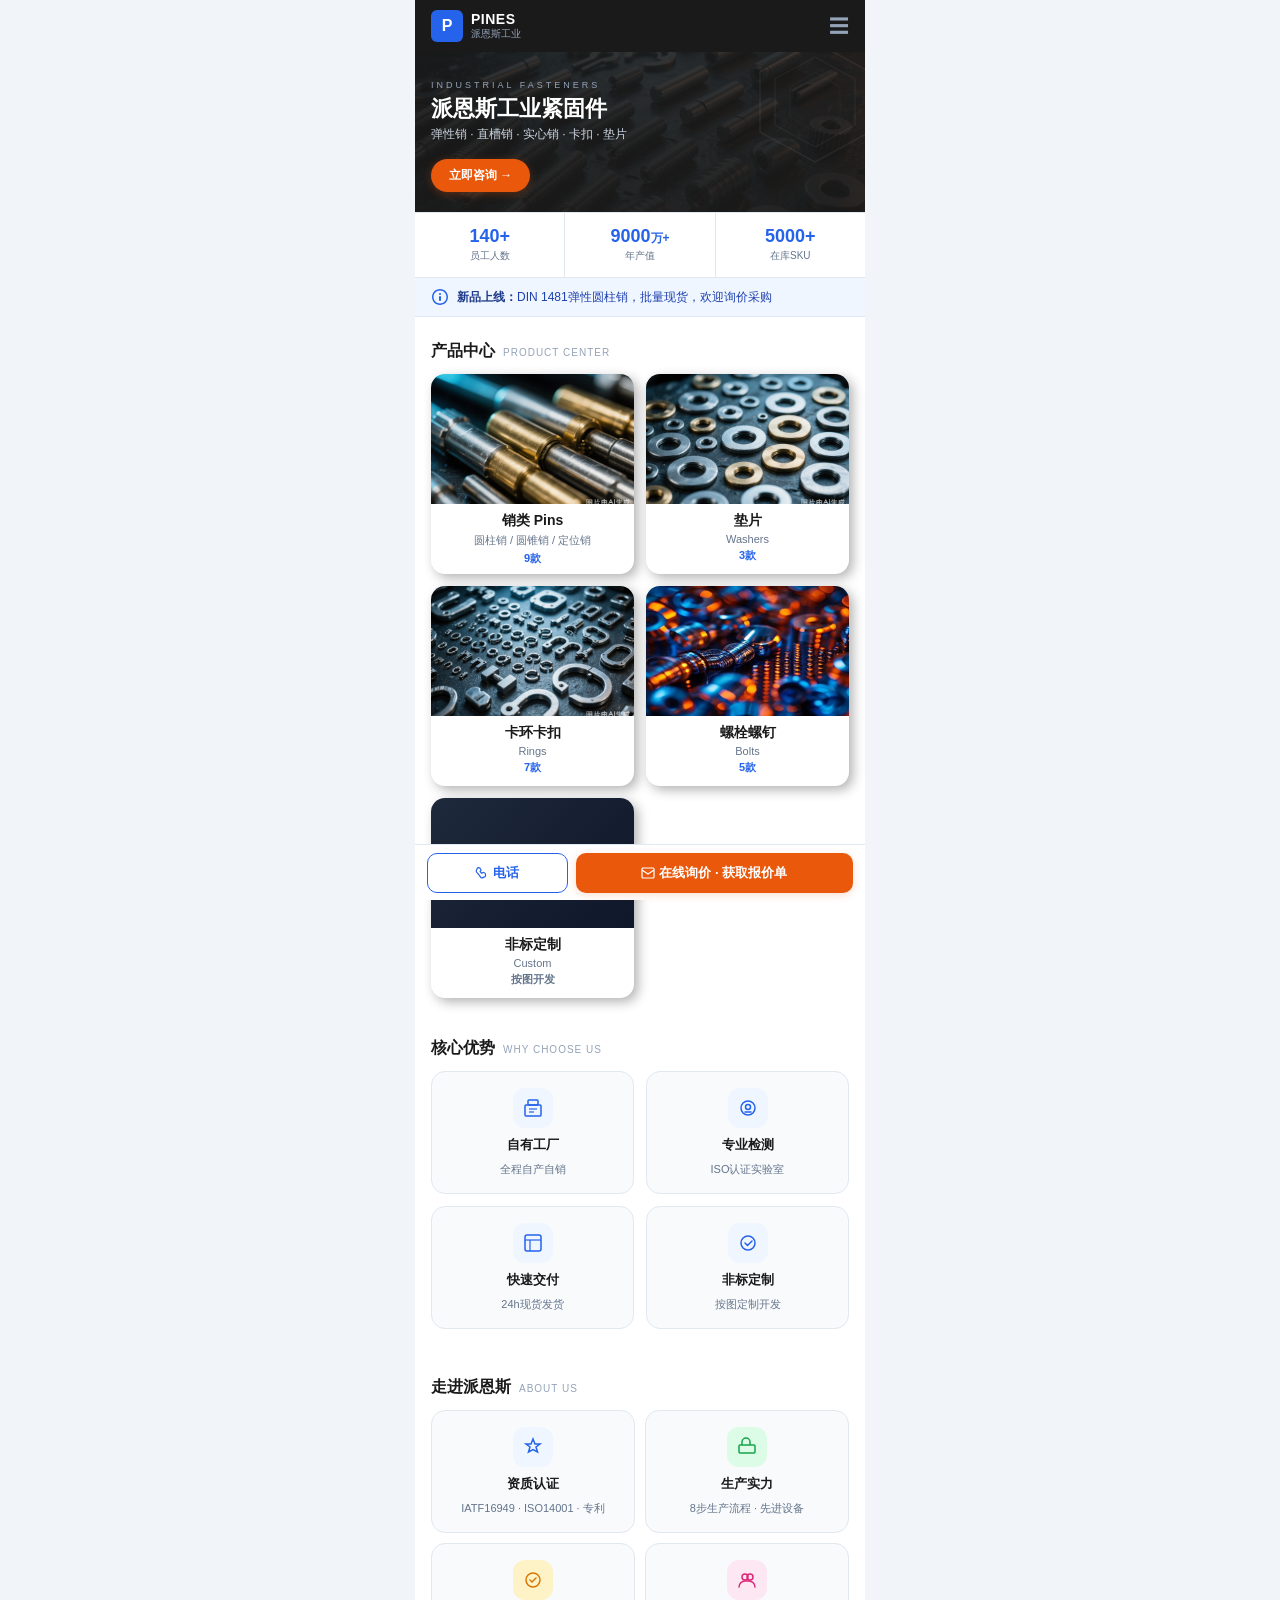
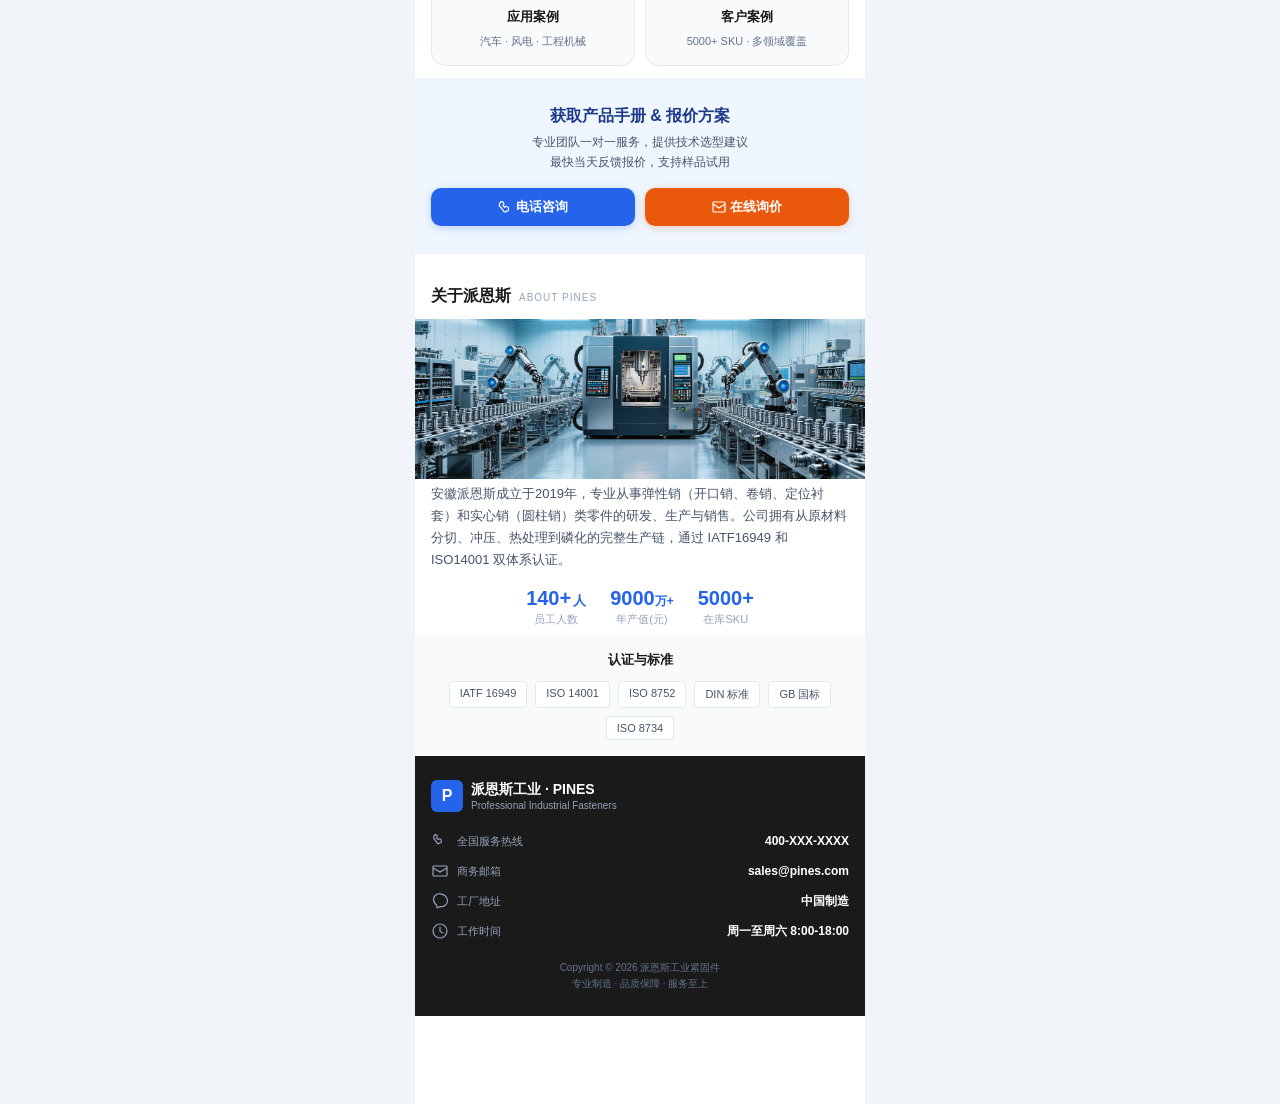
<file: index.html>
<!DOCTYPE html>
<html lang="zh-CN">
<head>
<meta charset="UTF-8">
<meta name="viewport" content="width=device-width, initial-scale=1.0, maximum-scale=1.0, user-scalable=no">
<title>派恩斯工业紧固件</title>
<style>
*{margin:0;padding:0;box-sizing:border-box}html,body{width:100%;background:#f1f5f9;font-family:'Microsoft YaHei',Helvetica,Arial,sans-serif;-webkit-font-smoothing:antialiased}#app{width:100%;max-width:450px;margin:0 auto;background:#fff;min-height:100vh;position:relative;overflow:hidden}

/* === 导航栏 === */
.nav-bar{position:sticky;top:0;z-index:1000;width:100%;height:52px;background:#1a1a1a;display:flex;align-items:center;justify-content:space-between;padding:0 16px}
.nav-logo{display:flex;align-items:center;gap:8px}
.nav-logo-icon{width:32px;height:32px;background:#2563eb;border-radius:6px;display:flex;align-items:center;justify-content:center;font-size:16px;font-weight:900;color:#fff}
.nav-logo-text{color:#fff;font-size:14px;font-weight:700;letter-spacing:0.5px}
.nav-logo-sub{color:#94a3b8;font-size:10px}
.nav-menu-btn{color:#94a3b8;font-size:20px;cursor:pointer;line-height:1;user-select:none;-webkit-tap-highlight-color:transparent;padding:8px;margin-right:-8px}
.menu-overlay{position:fixed;inset:0;background:rgba(0,0,0,0.5);z-index:1001;opacity:0;visibility:hidden;transition:opacity .3s}
.menu-overlay.active{opacity:1;visibility:visible}
.menu-panel{position:fixed;top:0;right:0;width:260px;height:100%;background:#1a1a1a;z-index:1002;transform:translateX(100%);transition:transform .3s ease;display:flex;flex-direction:column;padding:60px 0 20px}
.menu-panel.active{transform:translateX(0)}
.menu-close{position:absolute;top:14px;right:16px;color:#94a3b8;font-size:24px;cursor:pointer;line-height:1;padding:4px;user-select:none;-webkit-tap-highlight-color:transparent}
.menu-item{color:#fff;font-size:15px;padding:14px 24px;border-bottom:1px solid rgba(255,255,255,0.06);cursor:pointer;transition:background .2s;user-select:none;-webkit-tap-highlight-color:transparent}
.menu-item:active{background:rgba(255,255,255,0.1)}
.menu-item span{color:#2563eb;font-size:13px;margin-right:10px}

/* === Hero === */
.hero-section{background:#1a1a1a;padding:28px 16px 20px;position:relative;overflow:hidden}
.hero-bg{position:absolute;inset:0;width:100%;height:100%;object-fit:cover;opacity:.3}
.hero-overlay{position:absolute;inset:0;background:linear-gradient(to bottom,rgba(26,26,26,.6) 0%,rgba(26,26,26,.8) 100%)}
.hero-pattern{position:absolute;top:-20px;right:-20px;opacity:0.06;z-index:1}
.hero-label{font-family:Arial,sans-serif;font-size:9px;color:#94a3b8;letter-spacing:3px;margin-bottom:6px;position:relative;z-index:2}
.hero-title{font-size:22px;font-weight:800;color:#fff;margin-bottom:4px;line-height:1.2;position:relative;z-index:2}
.hero-sub{font-size:12px;color:#cbd5e1;margin-bottom:16px;position:relative;z-index:2}
.hero-cta-wrap{position:relative;z-index:2}
.hero-cta{display:inline-flex;align-items:center;gap:6px;background:#ea580c;color:#fff;font-size:12px;font-weight:700;padding:8px 18px;border-radius:20px;border:none;cursor:pointer;transition:all .2s cubic-bezier(.4,0,.2,1);box-shadow:0 2px 8px rgba(234,88,12,.3)}
.hero-cta:active{transform:scale(.96);box-shadow:0 1px 4px rgba(234,88,12,.4)}

/* === 数据指标 === */
.stats-bar{background:#fff;display:flex;border-top:1px solid #e2e8f0;border-bottom:1px solid #e2e8f0}
.stats-item{flex:1;text-align:center;padding:14px 8px;border-right:1px solid #e2e8f0}
.stats-item:last-child{border-right:none}
.stats-num{font-family:Arial,sans-serif;font-size:18px;font-weight:800;color:#2563eb;line-height:1}
.stats-label{font-size:10px;color:#64748b;margin-top:4px}

/* === 公告栏 === */
.notice-bar{background:#eff6ff;padding:10px 16px;display:flex;align-items:center;gap:8px;border-bottom:1px solid #e2e8f0}
.notice-icon{width:18px;height:18px;flex-shrink:0}
.notice-text{font-size:12px;color:#1e40af;line-height:1.5}
.notice-text strong{color:#1e3a8a}

/* === 区块标题 === */
.section-header{display:flex;align-items:baseline;gap:8px;padding:24px 16px 12px}
.section-header h2{font-size:16px;font-weight:700;color:#1a1a1a}
.section-header span{font-size:10px;color:#94a3b8;letter-spacing:1px;font-family:Arial,sans-serif}

/* === 苹果风动效 === */
@keyframes fadeUp{from{opacity:0;transform:translateY(16px)}to{opacity:1;transform:translateY(0)}}
.fade-up{opacity:0;animation:fadeUp .5s cubic-bezier(.4,0,.2,1) forwards}
.d1{animation-delay:.06s}.d2{animation-delay:.12s}.d3{animation-delay:.18s}.d4{animation-delay:.24s}.d5{animation-delay:.30s}

/* === 品类网格 === */
.category-grid{display:grid;grid-template-columns:repeat(2,1fr);gap:12px;padding:0 16px 8px}
.category-item{border-radius:14px;overflow:hidden;display:flex;flex-direction:column;height:200px;background:#fff;cursor:pointer;transition:transform .25s cubic-bezier(.4,0,.2,1),box-shadow .25s ease;box-shadow:4px 4px 12px rgba(0,0,0,.3)}
.category-item:hover{transform:translateY(-2px);box-shadow:6px 6px 20px rgba(0,0,0,.35)}
.category-item:active{transform:scale(.96)}

/* 品类卡片顶部横幅大图（固定高度130px，占65%） */
.cat-img-wrap{position:relative;height:130px;overflow:hidden;flex-shrink:0}
.cat-img-wrap .cat-img{position:absolute;top:0;left:0;width:100%;height:100%;object-fit:cover;display:block}

/* 品类文字区域 */
.cat-info{padding:8px 12px 10px;display:flex;flex-direction:column;align-items:center;gap:3px}


.cat-name{font-size:14px;font-weight:700;color:#1a1a1a}
.cat-sub{font-size:11px;color:#64748b}
.cat-count{font-size:11px;font-weight:700;color:#2563eb}
.cat-count-gray{font-size:11px;font-weight:700;color:#64748b}

/* === 核心优势 === */
.features-section{background:#fff;margin-top:8px}
.features-list{display:grid;grid-template-columns:repeat(2,1fr);gap:12px;padding:0 16px 16px}
.feature-card{background:#f8fafc;border:1px solid #e2e8f0;border-radius:14px;padding:16px;display:flex;flex-direction:column;align-items:center;text-align:center;gap:8px;transition:transform .25s cubic-bezier(.4,0,.2,1),box-shadow .25s ease}
.feature-card:hover{transform:translateY(-2px);box-shadow:0 4px 12px rgba(0,0,0,.06)}
.feature-card:active{transform:scale(.97)}
.feat-icon{width:40px;height:40px;border-radius:12px;background:#eff6ff;display:flex;align-items:center;justify-content:center;transition:transform .3s cubic-bezier(.4,0,.2,1)}
.feature-card:hover .feat-icon{transform:scale(1.08)}
.feat-title{font-size:13px;font-weight:700;color:#1a1a1a}
.feat-desc{font-size:11px;color:#64748b}

/* === CTA区域 === */
.cta-section{background:#eff6ff;padding:28px 16px;margin-top:8px;text-align:center}
.cta-title{font-size:16px;font-weight:700;color:#1e3a8a;margin-bottom:6px}
.cta-sub{font-size:12px;color:#475569;line-height:1.6;margin-bottom:16px}
.cta-buttons{display:flex;gap:10px;justify-content:center}
.btn-primary{flex:1;background:#2563eb;color:#fff;font-size:13px;font-weight:700;padding:10px 0;border-radius:10px;border:none;cursor:pointer;display:flex;align-items:center;justify-content:center;gap:4px;transition:all .2s cubic-bezier(.4,0,.2,1);box-shadow:0 2px 8px rgba(37,99,235,.25)}
.btn-primary:active{transform:scale(.96);box-shadow:0 1px 4px rgba(37,99,235,.3)}
.btn-secondary{flex:1;background:#ea580c;color:#fff;font-size:13px;font-weight:700;padding:10px 0;border-radius:10px;border:none;cursor:pointer;display:flex;align-items:center;justify-content:center;gap:4px;transition:all .2s cubic-bezier(.4,0,.2,1);box-shadow:0 2px 8px rgba(234,88,12,.25)}
.btn-secondary:active{transform:scale(.96);box-shadow:0 1px 4px rgba(234,88,12,.3)}

/* === 关于派恩斯 === */
.company-section{background:#fff;margin-top:8px;padding-bottom:16px}
.company-desc{font-size:13px;color:#475569;line-height:1.7;padding:0 16px 16px}
.company-img{width:100%;height:160px;object-fit:cover;border-radius:0}
.company-stats{display:flex;justify-content:center;gap:24px;padding:0 16px}
.company-stat{text-align:center}
.stat-num{font-size:20px;font-weight:800;color:#2563eb;font-family:Arial,sans-serif}
.stat-unit{font-size:13px;color:#2563eb;font-weight:600;margin-left:2px}
.stat-label{font-size:11px;color:#94a3b8;margin-top:2px}

/* === 认证 === */
.cert-section{background:#f8fafc;padding:16px;margin-top:8px}
.cert-title{font-size:13px;font-weight:700;color:#1a1a1a;text-align:center;margin-bottom:12px}
.cert-list{display:flex;flex-wrap:wrap;gap:8px;justify-content:center}
.cert-badge{background:#fff;border:1px solid #e2e8f0;padding:5px 10px;border-radius:4px;font-size:11px;color:#475569;font-weight:500}

/* === Footer === */
.footer{background:#1a1a1a;padding:24px 16px}
.footer-logo{display:flex;align-items:center;gap:8px;margin-bottom:20px}
.footer-logo-icon{width:32px;height:32px;background:#2563eb;border-radius:6px;display:flex;align-items:center;justify-content:center;font-size:16px;font-weight:900;color:#fff}
.footer-logo-text{color:#fff;font-size:14px;font-weight:700}
.footer-logo-sub{color:#94a3b8;font-size:10px;margin-top:1px}
.footer-contact{display:flex;flex-direction:column;gap:12px;margin-bottom:20px}
.footer-contact-item{display:flex;align-items:center;gap:8px}
.fc-icon{width:18px;height:18px;flex-shrink:0}
.fc-text{font-size:11px;color:#94a3b8}
.fc-value{font-size:12px;color:#fff;font-weight:600;margin-left:auto}
.footer-copyright{text-align:center;font-size:10px;color:#64748b;line-height:1.6}

/* === 底部占位 === */
.bottom-placeholder{height:56px}

/* === 底部固定栏 === */
.bottom-bar{position:fixed;bottom:0;left:50%;transform:translateX(-50%);width:100%;max-width:450px;height:56px;background:#fff;border-top:1px solid #e2e8f0;display:flex;align-items:center;z-index:999}
.bottom-bar-tel{flex:1;display:flex;align-items:center;justify-content:center;gap:4px;height:40px;margin:8px 0 8px 12px;border:1.5px solid #2563eb;border-radius:10px;color:#2563eb;font-size:13px;font-weight:700;cursor:pointer;transition:all .2s cubic-bezier(.4,0,.2,1)}
.bottom-bar-tel:active{transform:scale(.96);background:#eff6ff}
.bottom-bar-contact{flex:2;display:flex;align-items:center;justify-content:center;gap:4px;height:40px;margin:8px 12px 8px 8px;background:#ea580c;border-radius:10px;color:#fff;font-size:13px;font-weight:700;cursor:pointer;transition:all .2s cubic-bezier(.4,0,.2,1);box-shadow:0 2px 8px rgba(234,88,12,.2)}
.bottom-bar-contact:active{transform:scale(.96);box-shadow:0 1px 4px rgba(234,88,12,.3)}

/* === 弹窗 === */
.modal-overlay{position:fixed;top:0;left:0;right:0;bottom:0;background:rgba(0,0,0,.5);display:none;align-items:flex-end;justify-content:center;z-index:2000}
.modal-overlay.active{display:flex}
.modal-sheet{background:#fff;width:100%;max-width:450px;border-radius:16px 16px 0 0;padding:16px;max-height:85vh;overflow-y:auto;animation:slideUp .3s ease}
@keyframes slideUp{from{transform:translateY(100%)}to{transform:translateY(0)}}
.modal-handle{width:36px;height:4px;background:#e2e8f0;border-radius:2px;margin:0 auto 12px}
.modal-header{display:flex;justify-content:space-between;align-items:center;margin-bottom:16px}
.modal-header h3{font-size:16px;font-weight:700;color:#1a1a1a}
.modal-close{width:28px;height:28px;border-radius:50%;border:none;background:#f1f5f9;color:#64748b;font-size:14px;cursor:pointer;display:flex;align-items:center;justify-content:center}
.form-group{margin-bottom:12px}
.form-label{display:block;font-size:12px;font-weight:600;color:#475569;margin-bottom:4px}
.required{color:#dc2626}
.form-input{width:100%;padding:10px 12px;border:1px solid #e2e8f0;border-radius:8px;font-size:13px;background:#fff;outline:none}
.form-input:focus{border-color:#2563eb}
.form-textarea{width:100%;padding:10px 12px;border:1px solid #e2e8f0;border-radius:8px;font-size:13px;min-height:80px;resize:vertical;background:#fff;outline:none;font-family:inherit}
.form-textarea:focus{border-color:#2563eb}
.form-submit{width:100%;padding:12px;background:#2563eb;color:#fff;border:none;border-radius:8px;font-size:14px;font-weight:700;margin-top:8px;cursor:pointer}
.form-success{display:none;text-align:center;padding:20px 0}
.form-success.show{display:block}
.success-icon{font-size:32px;margin-bottom:8px}
.success-text{font-size:16px;font-weight:700;color:#16a34a;margin-bottom:4px}
.success-sub{font-size:12px;color:#64748b}
</style>
</head>
<body>
<div id="app">

<!-- 导航栏 -->
<nav class="nav-bar">
  <div class="nav-logo">
    <div class="nav-logo-icon">P</div>
    <div>
      <div class="nav-logo-text">PINES</div>
      <div class="nav-logo-sub">派恩斯工业</div>
    </div>
  </div>
  <div class="nav-menu-btn" onclick="openMenu()">&#9776;</div>
</nav>

<!-- 侧边菜单 -->
<div class="menu-overlay" id="menuOverlay" onclick="closeMenu()"></div>
<div class="menu-panel" id="menuPanel">
  <div class="menu-close" onclick="closeMenu()">&#10005;</div>
  <div class="menu-item" onclick="scrollToSection('top')"><span>&#8962;</span>首页</div>
  <div class="menu-item" onclick="scrollToSection('products')"><span>&#9733;</span>产品中心</div>
  <div class="menu-item" onclick="location.href='about-cert.html'"><span>&#9878;</span>资质认证</div>
  <div class="menu-item" onclick="location.href='about-production.html'"><span>&#9881;</span>生产实力</div>
  <div class="menu-item" onclick="location.href='about-applications.html'"><span>&#9679;</span>应用案例</div>
  <div class="menu-item" onclick="location.href='about-clients.html'"><span>&#9670;</span>客户案例</div>
  <div class="menu-item" onclick="scrollToSection('advantages')"><span>&#9734;</span>核心优势</div>
  <div class="menu-item" onclick="scrollToSection('about')"><span>&#9733;</span>关于派恩斯</div>
  <div class="menu-item" onclick="openInquiryForm();closeMenu()"><span>&#9993;</span>立即咨询</div>
</div>

<!-- Hero -->
<section class="hero-section">
  <img class="hero-bg" src="images/hero-bg.jpg" alt="" aria-hidden="true">
  <div class="hero-overlay"></div>
  <svg class="hero-pattern" width="140" height="140" viewBox="0 0 140 140" fill="none">
    <polygon points="70,10 125,40 125,100 70,130 15,100 15,40" fill="none" stroke="white" stroke-width="1.5"/>
    <polygon points="70,25 110,47 110,93 70,115 30,93 30,47" fill="none" stroke="white" stroke-width="1"/>
    <polygon points="70,40 95,55 95,85 70,100 45,85 45,55" fill="none" stroke="white" stroke-width="0.5"/>
  </svg>
  <div class="hero-label">INDUSTRIAL FASTENERS</div>
  <div class="hero-title">派恩斯工业紧固件</div>
  <div class="hero-sub">弹性销 · 直槽销 · 实心销 · 卡扣 · 垫片</div>
  <div class="hero-cta-wrap"><button class="hero-cta" onclick="openInquiryForm()">立即咨询 &rarr;</button></div>
</section>

<!-- 数据指标 -->
<div class="stats-bar">
  <div class="stats-item">
    <div class="stats-num">140+</div>
    <div class="stats-label">员工人数</div>
  </div>
  <div class="stats-item">
    <div class="stats-num">9000<span style="font-size:12px">万+</span></div>
    <div class="stats-label">年产值</div>
  </div>
  <div class="stats-item">
    <div class="stats-num">5000+</div>
    <div class="stats-label">在库SKU</div>
  </div>
</div>

<!-- 公告栏 -->
<div class="notice-bar">
  <svg class="notice-icon" viewBox="0 0 18 18" fill="none"><path d="M9 1C4.58 1 1 4.58 1 9s3.58 8 8 8 8-3.58 8-8-3.58-8-8-8zm0 14.5c-3.58 0-6.5-2.92-6.5-6.5S5.42 2.5 9 2.5s6.5 2.92 6.5 6.5-2.92 6.5-6.5 6.5z" fill="#2563eb"/><circle cx="9" cy="6" r="1" fill="#2563eb"/><rect x="8" y="8" width="2" height="5" rx="1" fill="#2563eb"/></svg>
  <span class="notice-text"><strong>新品上线：</strong>DIN 1481弹性圆柱销，批量现货，欢迎询价采购</span>
</div>

<!-- 产品中心 -->
<div class="section-header" id="products"><h2>产品中心</h2><span>PRODUCT CENTER</span></div>
<div class="category-grid">
  <div class="category-item cat-pins fade-up d1" onclick="location.href='category-pins.html'">
    <div class="cat-img-wrap"><img class="cat-img" src="images/cat-pins-ai.jpg" alt="销类" loading="lazy"></div>
    <div class="cat-info">
      <div class="cat-name">销类 Pins</div>
      <div class="cat-sub">圆柱销 / 圆锥销 / 定位销</div>
      <div class="cat-count">9款</div>
    </div>
  </div>
  <div class="category-item cat-washers fade-up d2" onclick="location.href='category-washers.html'">
    <div class="cat-img-wrap"><img class="cat-img" src="images/cat-washers-ai.jpg" alt="垫片" loading="lazy"></div>
    <div class="cat-info">
      <div class="cat-name">垫片</div>
      <div class="cat-sub">Washers</div>
      <div class="cat-count">3款</div>
    </div>
  </div>
  <div class="category-item cat-clips fade-up d3" onclick="location.href='category-clips.html'">
    <div class="cat-img-wrap"><img class="cat-img" src="images/cat-clips-ai.jpg" alt="卡环卡扣" loading="lazy"></div>
    <div class="cat-info">
      <div class="cat-name">卡环卡扣</div>
      <div class="cat-sub">Rings</div>
      <div class="cat-count">7款</div>
    </div>
  </div>
  <div class="category-item cat-bolts fade-up d4" onclick="location.href='category-bolts.html'">
    <div class="cat-img-wrap"><img class="cat-img" src="images/cat-bolts.jpg" alt="螺栓螺钉" loading="lazy"></div>
    <div class="cat-info">
      <div class="cat-name">螺栓螺钉</div>
      <div class="cat-sub">Bolts</div>
      <div class="cat-count">5款</div>
    </div>
  </div>
  <div class="category-item cat-custom fade-up d5" onclick="location.href='category-custom.html'">
    <div class="cat-img-wrap" style="height:130px;display:flex;align-items:center;justify-content:center;background:linear-gradient(135deg,#1e293b 0%,#0f172a 100%);">
      <svg width="28" height="28" viewBox="0 0 24 24" fill="none"><circle cx="12" cy="12" r="9" stroke="#64748b" stroke-width="1.5" fill="none" stroke-dasharray="3 2"/><path d="M12 8v8M8 12h8" stroke="#64748b" stroke-width="1.5" stroke-linecap="round"/></svg>
    </div>
    <div class="cat-info">
      <div class="cat-name">非标定制</div>
      <div class="cat-sub">Custom</div>
      <div class="cat-count-gray">按图开发</div>
    </div>
  </div>
</div>

<!-- 核心优势 -->
<div class="features-section">
  <div class="section-header" id="advantages"><h2>核心优势</h2><span>WHY CHOOSE US</span></div>
  <div class="features-list">
    <div class="feature-card fade-up d1">
      <div class="feat-icon">
        <svg width="20" height="20" viewBox="0 0 20 20" fill="none"><rect x="2" y="7" width="16" height="11" rx="1" stroke="#2563eb" stroke-width="1.5" fill="none"/><rect x="5" y="2" width="10" height="5" rx="1" stroke="#2563eb" stroke-width="1.5" fill="none"/><line x1="6" y1="11" x2="14" y2="11" stroke="#2563eb" stroke-width="1.2"/><line x1="6" y1="14" x2="11" y2="14" stroke="#2563eb" stroke-width="1.2"/></svg>
      </div>
      <div class="feat-title">自有工厂</div>
      <div class="feat-desc">全程自产自销</div>
    </div>
    <div class="feature-card fade-up d2">
      <div class="feat-icon">
        <svg width="20" height="20" viewBox="0 0 20 20" fill="none"><circle cx="10" cy="10" r="7" stroke="#2563eb" stroke-width="1.5" fill="none"/><line x1="7" y1="14" x2="13" y2="14" stroke="#2563eb" stroke-width="1.5" stroke-linecap="round"/><circle cx="10" cy="9" r="2.5" stroke="#2563eb" stroke-width="1.5" fill="none"/></svg>
      </div>
      <div class="feat-title">专业检测</div>
      <div class="feat-desc">ISO认证实验室</div>
    </div>
    <div class="feature-card fade-up d3">
      <div class="feat-icon">
        <svg width="20" height="20" viewBox="0 0 20 20" fill="none"><rect x="2" y="2" width="16" height="16" rx="2" stroke="#2563eb" stroke-width="1.5" fill="none"/><line x1="2" y1="7" x2="18" y2="7" stroke="#2563eb" stroke-width="1.2"/><line x1="7" y1="7" x2="7" y2="18" stroke="#2563eb" stroke-width="1.2"/></svg>
      </div>
      <div class="feat-title">快速交付</div>
      <div class="feat-desc">24h现货发货</div>
    </div>
    <div class="feature-card fade-up d4">
      <div class="feat-icon">
        <svg width="20" height="20" viewBox="0 0 20 20" fill="none"><circle cx="10" cy="10" r="7" stroke="#2563eb" stroke-width="1.5" fill="none"/><path d="M7 10l2.5 2.5L14 8" stroke="#2563eb" stroke-width="1.5" stroke-linecap="round" stroke-linejoin="round"/></svg>
      </div>
      <div class="feat-title">非标定制</div>
      <div class="feat-desc">按图定制开发</div>
    </div>
  </div>
</div>

<!-- 公司实力入口 -->
<div class="company-section" style="margin-top:8px">
  <div class="section-header"><h2>走进派恩斯</h2><span>ABOUT US</span></div>
  <div style="padding:0 16px 4px">
    <div style="display:grid;grid-template-columns:1fr 1fr;gap:10px">
      <div class="feature-card fade-up d1" onclick="location.href='about-cert.html'" style="cursor:pointer">
        <div class="feat-icon">
          <svg width="20" height="20" viewBox="0 0 20 20" fill="none"><path d="M10 2l2 5h5l-4 3 1.5 5L10 12.5 5.5 15l1.5-5-4-3h5l2-5z" stroke="#2563eb" stroke-width="1.5" fill="none"/></svg>
        </div>
        <div class="feat-title">资质认证</div>
        <div class="feat-desc">IATF16949 · ISO14001 · 专利</div>
      </div>
      <div class="feature-card fade-up d2" onclick="location.href='about-production.html'" style="cursor:pointer">
        <div class="feat-icon" style="background:#dcfce7">
          <svg width="20" height="20" viewBox="0 0 20 20" fill="none"><rect x="2" y="8" width="16" height="8" rx="1" stroke="#16a34a" stroke-width="1.5" fill="none"/><path d="M5 8V5a4 4 0 018 0v3" stroke="#16a34a" stroke-width="1.5" fill="none"/></svg>
        </div>
        <div class="feat-title">生产实力</div>
        <div class="feat-desc">8步生产流程 · 先进设备</div>
      </div>
      <div class="feature-card fade-up d3" onclick="location.href='about-applications.html'" style="cursor:pointer">
        <div class="feat-icon" style="background:#fef3c7">
          <svg width="20" height="20" viewBox="0 0 20 20" fill="none"><circle cx="10" cy="10" r="7" stroke="#d97706" stroke-width="1.5" fill="none"/><path d="M7 10l2 2 4-4" stroke="#d97706" stroke-width="1.5" stroke-linecap="round"/></svg>
        </div>
        <div class="feat-title">应用案例</div>
        <div class="feat-desc">汽车 · 风电 · 工程机械</div>
      </div>
      <div class="feature-card fade-up d4" onclick="location.href='about-clients.html'" style="cursor:pointer">
        <div class="feat-icon" style="background:#fce7f3">
          <svg width="20" height="20" viewBox="0 0 20 20" fill="none"><circle cx="8" cy="7" r="3" stroke="#db2777" stroke-width="1.5" fill="none"/><circle cx="13" cy="7" r="3" stroke="#db2777" stroke-width="1.5" fill="none"/><path d="M2 17c0-3.3 2.7-6 6-6h4c3.3 0 6 2.7 6 6" stroke="#db2777" stroke-width="1.5" fill="none" stroke-linecap="round"/></svg>
        </div>
        <div class="feat-title">客户案例</div>
        <div class="feat-desc">5000+ SKU · 多领域覆盖</div>
      </div>
    </div>
  </div>

<!-- CTA -->
<div class="cta-section">
  <div class="cta-title">获取产品手册 &amp; 报价方案</div>
  <div class="cta-sub">专业团队一对一服务，提供技术选型建议<br>最快当天反馈报价，支持样品试用</div>
  <div class="cta-buttons">
    <button class="btn-primary" id="btnPhone">
      <svg width="14" height="14" viewBox="0 0 14 14" fill="none"><path d="M3.5 1.5c-.5 0-1 .3-1.2.8l-1 2.5c-.2.5 0 1 .3 1.3 0 0 1.2 1.2 2.2 2.5 1 1.3 2.2 3 2.2 3 .3.3.7.5 1.2.3l2.5-1c.5-.2.8-.7.8-1.2v-1.5c0-.5-.3-1-.8-1.2l-1-.5c-.5-.2-1 0-1.3.3l-.5.5c-.3-.2-.7-.5-1-.8-.3-.3-.6-.7-.8-1l.5-.5c.3-.3.5-.8.3-1.3l-.5-1c-.2-.5-.7-.8-1.2-.8h-1.5z" stroke="white" stroke-width="1.2" fill="none"/></svg>
      电话咨询
    </button>
    <button class="btn-secondary" id="btnInquiry">
      <svg width="14" height="14" viewBox="0 0 14 14" fill="none"><rect x="1" y="2" width="12" height="10" rx="1" stroke="white" stroke-width="1.2" fill="none"/><path d="M1 4l6 4 6-4" stroke="white" stroke-width="1.2" fill="none"/></svg>
      在线询价
    </button>
  </div>
</div>

<!-- 关于 -->
<div class="company-section">
  <div class="section-header" id="about"><h2>关于派恩斯</h2><span>ABOUT PINES</span></div>
  <img class="company-img" src="images/about-factory-ai.jpg" alt="派恩斯工厂" loading="lazy">
  <p class="company-desc">安徽派恩斯成立于2019年，专业从事弹性销（开口销、卷销、定位衬套）和实心销（圆柱销）类零件的研发、生产与销售。公司拥有从原材料分切、冲压、热处理到磷化的完整生产链，通过 IATF16949 和 ISO14001 双体系认证。</p>
  <div class="company-stats">
    <div class="company-stat">
      <div><span class="stat-num">140+</span><span class="stat-unit">人</span></div>
      <div class="stat-label">员工人数</div>
    </div>
    <div class="company-stat">
      <div><span class="stat-num">9000<span style="font-size:12px">万+</span></span></div>
      <div class="stat-label">年产值(元)</div>
    </div>
    <div class="company-stat">
      <div><span class="stat-num">5000+</span></div>
      <div class="stat-label">在库SKU</div>
    </div>
  </div>
<!-- 认证 -->
<div class="cert-section">
  <div class="cert-title">认证与标准</div>
  <div class="cert-list">
    <span class="cert-badge">IATF 16949</span>
    <span class="cert-badge">ISO 14001</span>
    <span class="cert-badge">ISO 8752</span>
    <span class="cert-badge">DIN 标准</span>
    <span class="cert-badge">GB 国标</span>
    <span class="cert-badge">ISO 8734</span>
  </div>
</div>

<!-- Footer -->
<footer class="footer">
  <div class="footer-logo">
    <div class="footer-logo-icon">P</div>
    <div>
      <div class="footer-logo-text">派恩斯工业 · PINES</div>
      <div class="footer-logo-sub">Professional Industrial Fasteners</div>
    </div>
  </div>
  <div class="footer-contact">
    <div class="footer-contact-item">
      <svg class="fc-icon" viewBox="0 0 18 18" fill="none"><path d="M4.5 2.5c-.5 0-.9.3-1.1.7l-.8 2.2c-.2.4 0 .8.2 1.1 0 0 1 1 1.8 2.2.8 1.1 1.8 2.6 1.8 2.6.2.3.6.4 1 .3l2.2-.8c.4-.2.7-.6.7-1.1v-1.3c0-.4-.3-.9-.7-1.1l-.9-.4c-.4-.2-.9 0-1.1.3l-.4.4c-.3-.2-.6-.4-.9-.7-.3-.3-.5-.6-.7-.9l.4-.4c.3-.3.4-.7.3-1.1l-.4-.9c-.2-.4-.6-.7-1.1-.7h-1.3z" stroke="#94a3b8" stroke-width="1.2" fill="none"/></svg>
      <span class="fc-text">全国服务热线</span>
      <span class="fc-value">400-XXX-XXXX</span>
    </div>
    <div class="footer-contact-item">
      <svg class="fc-icon" viewBox="0 0 18 18" fill="none"><rect x="2" y="4" width="14" height="10" rx="1" stroke="#94a3b8" stroke-width="1.2" fill="none"/><path d="M2 6l7 4 7-4" stroke="#94a3b8" stroke-width="1.2" fill="none"/></svg>
      <span class="fc-text">商务邮箱</span>
      <span class="fc-value">sales@pines.com</span>
    </div>
    <div class="footer-contact-item">
      <svg class="fc-icon" viewBox="0 0 18 18" fill="none"><path d="M9 1.5C5.5 1.5 2.5 4.2 2.5 7.5c0 2.2 1.2 4.2 3 5.5l.5 2.5c0 .3.3.5.6.3l2.2-1.2c.4.1.8.1 1.2.1 3.5 0 6.5-2.7 6.5-6s-3-6.5-6.5-6.5z" stroke="#94a3b8" stroke-width="1.2" fill="none"/></svg>
      <span class="fc-text">工厂地址</span>
      <span class="fc-value">中国制造</span>
    </div>
    <div class="footer-contact-item">
      <svg class="fc-icon" viewBox="0 0 18 18" fill="none"><circle cx="9" cy="9" r="7" stroke="#94a3b8" stroke-width="1.2" fill="none"/><path d="M9 5v4.5l3 1.5" stroke="#94a3b8" stroke-width="1.2" fill="none" stroke-linecap="round"/></svg>
      <span class="fc-text">工作时间</span>
      <span class="fc-value">周一至周六 8:00-18:00</span>
    </div>
  </div>
  <div class="footer-copyright">Copyright &copy; 2026 派恩斯工业紧固件<br>专业制造 · 品质保障 · 服务至上</div>
</footer>

<div class="bottom-placeholder"></div>
</div>

<!-- 底部固定栏 -->
<div class="bottom-bar">
  <div class="bottom-bar-tel" id="bottomPhone">
    <svg width="14" height="14" viewBox="0 0 14 14" fill="none"><path d="M3.5 1.5c-.5 0-1 .3-1.2.8l-1 2.5c-.2.5 0 1 .3 1.3 0 0 1.2 1.2 2.2 2.5 1 1.3 2.2 3 2.2 3 .3.3.7.5 1.2.3l2.5-1c.5-.2.8-.7.8-1.2v-1.5c0-.5-.3-1-.8-1.2l-1-.5c-.5-.2-1 0-1.3.3l-.5.5c-.3-.2-.7-.5-1-.8-.3-.3-.6-.7-.8-1l.5-.5c.3-.3.5-.8.3-1.3l-.5-1c-.2-.5-.7-.8-1.2-.8h-1.5z" stroke="currentColor" stroke-width="1.2" fill="none"/></svg>
    电话
  </div>
  <div class="bottom-bar-contact" id="bottomInquiry">
    <svg width="14" height="14" viewBox="0 0 14 14" fill="none"><rect x="1" y="2" width="12" height="10" rx="1" stroke="white" stroke-width="1.2" fill="none"/><path d="M1 4l6 4 6-4" stroke="white" stroke-width="1.2" fill="none"/></svg>
    在线询价 · 获取报价单
  </div>
</div>

<!-- 弹窗 -->
<div class="modal-overlay" id="modalOverlay">
  <div class="modal-sheet" id="modalSheet">
    <div class="modal-handle"></div>
    <div class="modal-header">
      <h3 id="modalTitle">在线询价</h3>
      <button class="modal-close" id="modalClose">&#10005;</button>
    </div>
    <div class="modal-body" id="modalBody"></div>
  </div>
</div>

<script>
var modalOverlay=document.getElementById('modalOverlay');
var modalBody=document.getElementById('modalBody');
var modalTitle=document.getElementById('modalTitle');
var modalClose=document.getElementById('modalClose');

function openInquiry(productName){
  modalTitle.textContent='在线询价 - '+productName;
  modalBody.innerHTML='<div class="form-group"><label class="form-label">询价产品</label><input class="form-input" id="inqProduct" value="'+productName+'" readonly></div>'+'<div class="form-group"><label class="form-label">公司名称 <span class="required">*</span></label><input class="form-input" id="inqCompany" placeholder="请输入公司名称"></div>'+'<div class="form-group"><label class="form-label">需求数量</label><input class="form-input" id="inqQty" placeholder="例：10000件/月"></div>'+'<div class="form-group"><label class="form-label">需求描述 <span class="required">*</span></label><textarea class="form-textarea" id="inqDesc" placeholder="请描述规格、材质、用途等需求"></textarea></div>'+'<div class="form-group"><label class="form-label">联系人 <span class="required">*</span></label><input class="form-input" id="inqContact" placeholder="姓名"></div>'+'<div class="form-group"><label class="form-label">联系电话 <span class="required">*</span></label><input class="form-input" id="inqPhone" placeholder="手机号或座机" type="tel"></div>'+'<button class="form-submit" onclick="submitInquiry()">提交询价</button>'+'<div class="form-success" id="formSuccess"><div class="success-icon"><svg width="32" height="32" viewBox="0 0 32 32" fill="none"><circle cx="16" cy="16" r="14" stroke="#16a34a" stroke-width="2" fill="none"/><path d="M10 16l4 4 8-8" stroke="#16a34a" stroke-width="2.5" stroke-linecap="round" stroke-linejoin="round"/></svg></div><div class="success-text">询价已提交！</div><div class="success-sub">我们将在1个工作日内与您联系</div></div>';
  modalOverlay.classList.add('active');
  document.body.style.overflow='hidden';
}

function openInquiryForm(){
  modalTitle.textContent='在线询价';
  modalBody.innerHTML='<div class="form-group"><label class="form-label">感兴趣的产品</label><input class="form-input" id="inqProduct" placeholder="如：弹性销、螺母..."></div>'+'<div class="form-group"><label class="form-label">公司名称 <span class="required">*</span></label><input class="form-input" id="inqCompany" placeholder="请输入公司名称"></div>'+'<div class="form-group"><label class="form-label">需求数量</label><input class="form-input" id="inqQty" placeholder="例：10000件/月"></div>'+'<div class="form-group"><label class="form-label">需求描述 <span class="required">*</span></label><textarea class="form-textarea" id="inqDesc" placeholder="请描述规格、材质、用途等需求"></textarea></div>'+'<div class="form-group"><label class="form-label">联系人 <span class="required">*</span></label><input class="form-input" id="inqContact" placeholder="姓名"></div>'+'<div class="form-group"><label class="form-label">联系电话 <span class="required">*</span></label><input class="form-input" id="inqPhone" placeholder="手机号或座机" type="tel"></div>'+'<button class="form-submit" onclick="submitInquiry()">提交询价</button>'+'<div class="form-success" id="formSuccess"><div class="success-icon"><svg width="32" height="32" viewBox="0 0 32 32" fill="none"><circle cx="16" cy="16" r="14" stroke="#16a34a" stroke-width="2" fill="none"/><path d="M10 16l4 4 8-8" stroke="#16a34a" stroke-width="2.5" stroke-linecap="round" stroke-linejoin="round"/></svg></div><div class="success-text">询价已提交！</div><div class="success-sub">我们将在1个工作日内与您联系</div></div>';
  modalOverlay.classList.add('active');
  document.body.style.overflow='hidden';
}

function submitInquiry(){
  var company=document.getElementById('inqCompany').value.trim();
  var desc=document.getElementById('inqDesc').value.trim();
  var contact=document.getElementById('inqContact').value.trim();
  var phone=document.getElementById('inqPhone').value.trim();
  if(!company){alert('请填写公司名称');return;}
  if(!desc){alert('请填写需求描述');return;}
  if(!contact){alert('请填写联系人');return;}
  if(!phone){alert('请填写联系电话');return;}

  var inquiry = {
    id: Date.now(),
    time: new Date().toLocaleString('zh-CN'),
    company: company,
    product: (document.getElementById('inqProduct')||{value:''}).value,
    qty: (document.getElementById('inqQty')||{value:''}).value,
    desc: desc,
    contact: contact,
    phone: phone,
    read: false
  };

  // 1. 存 localStorage（同会话通知用）
  var inquiries = [];
  try { inquiries = JSON.parse(localStorage.getItem('pines_inquiries') || '[]'); } catch(e){}
  inquiries.unshift(inquiry);
  if (inquiries.length > 500) inquiries = inquiries.slice(0, 500);
  localStorage.setItem('pines_inquiries', JSON.stringify(inquiries));

  // 2. 推送到保存服务（真正落盘）
  fetch('http://127.0.0.1:8765/save-inquiry', {
    method: 'POST',
    headers: { 'Content-Type': 'application/json' },
    body: JSON.stringify(inquiry)
  }).catch(function(){});  // 服务未启动时静默失败，不阻塞用户

  document.getElementById('formSuccess').classList.add('show');
  var btns=modalBody.querySelectorAll('.form-submit');
  if(btns.length)btns[btns.length-1].style.display='none';
  var groups=modalBody.querySelectorAll('.form-group');
  groups.forEach(function(g){g.style.display='none';});
}

function closeModal(){
  modalOverlay.classList.remove('active');
  document.body.style.overflow='';
  var fs=document.getElementById('formSuccess');
  if(fs)fs.classList.remove('show');
}

modalClose.addEventListener('click',closeModal);
modalOverlay.addEventListener('click',function(e){if(e.target===modalOverlay)closeModal();});

var phoneNumber='400-XXX-XXXX';
document.getElementById('btnPhone').addEventListener('click',function(){window.location.href='tel:'+phoneNumber;});
document.getElementById('bottomPhone').addEventListener('click',function(){window.location.href='tel:'+phoneNumber;});
document.getElementById('btnInquiry').addEventListener('click',openInquiryForm);
document.getElementById('bottomInquiry').addEventListener('click',openInquiryForm);

function openMenu(){
  document.getElementById('menuPanel').classList.add('active');
  document.getElementById('menuOverlay').classList.add('active');
  document.body.style.overflow='hidden';
}
function closeMenu(){
  document.getElementById('menuPanel').classList.remove('active');
  document.getElementById('menuOverlay').classList.remove('active');
  document.body.style.overflow='';
}
function scrollToSection(id){
  closeMenu();
  if(id==='top'){window.scrollTo({top:0,behavior:'smooth'});return;}
  var el=document.getElementById(id);
  if(el){window.scrollTo({top:el.getBoundingClientRect().top+window.scrollY-52,behavior:'smooth'});}
}
</script>
</body>
</html>
</file>
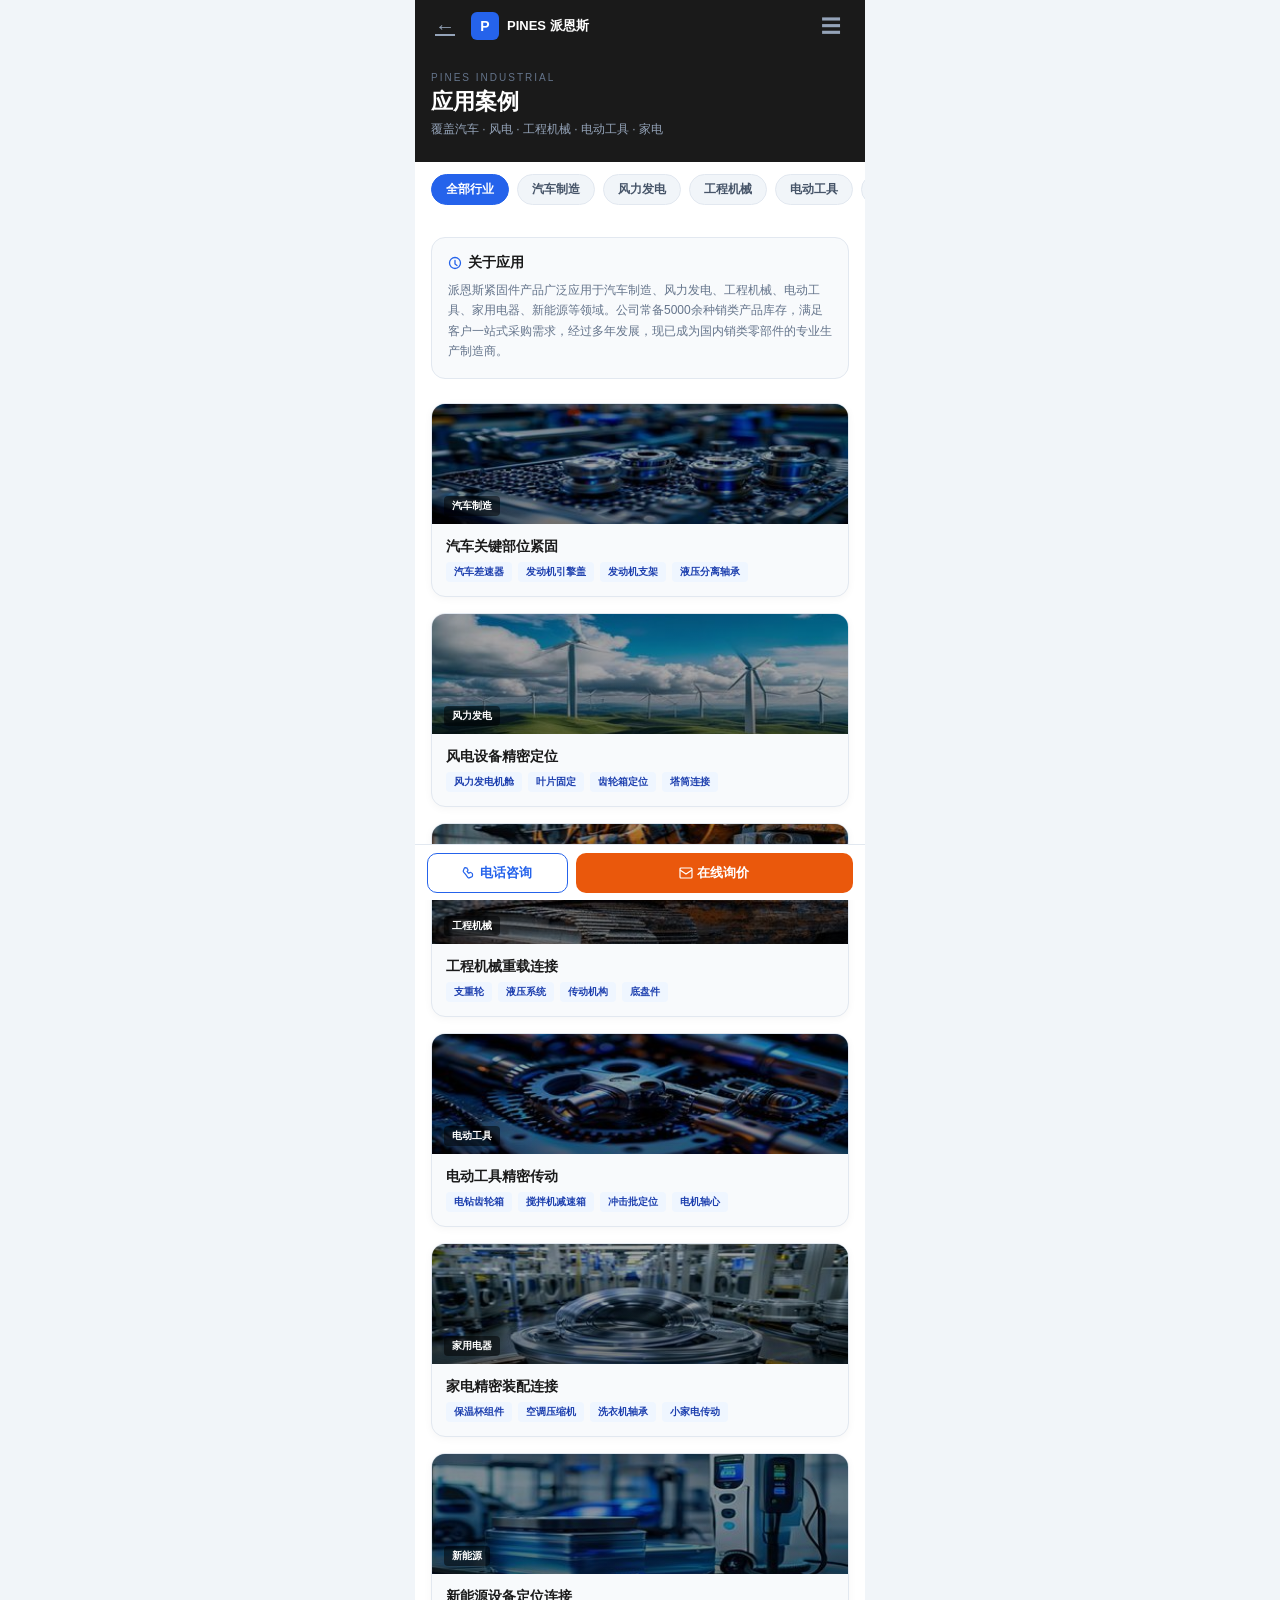
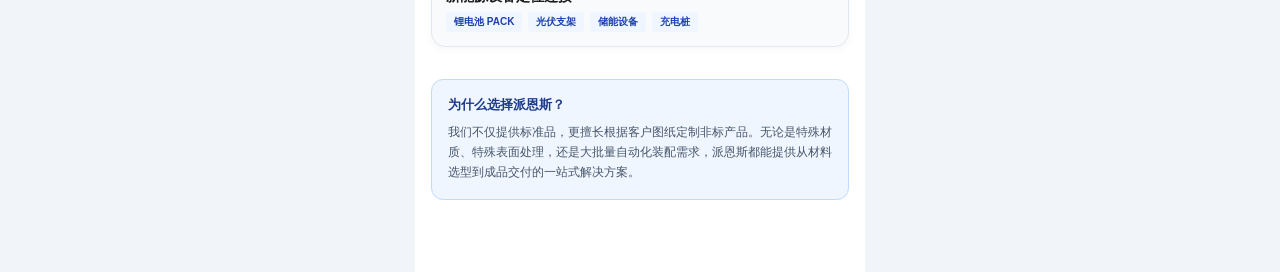
<file: about-applications.html>
<!DOCTYPE html>
<html lang="zh-CN">
<head>
<meta charset="UTF-8">
<meta name="viewport" content="width=device-width, initial-scale=1.0, maximum-scale=1.0, user-scalable=no">
<title>应用案例 | 派恩斯工业</title>
<style>
*{margin:0;padding:0;box-sizing:border-box}
html,body{width:100%;background:#f1f5f9;font-family:'Microsoft YaHei',Helvetica,Arial,sans-serif;-webkit-font-smoothing:antialiased}
#app{width:100%;max-width:450px;margin:0 auto;background:#fff;min-height:100vh;position:relative;overflow:hidden}

/* 导航栏 */
.nav-bar{position:sticky;top:0;z-index:1000;width:100%;height:52px;background:#1a1a1a;display:flex;align-items:center;padding:0 16px;gap:12px}
.nav-back{color:#94a3b8;font-size:20px;cursor:pointer;padding:4px}
.nav-logo{display:flex;align-items:center;gap:8px}
.nav-logo-icon{width:28px;height:28px;background:#2563eb;border-radius:6px;display:flex;align-items:center;justify-content:center;font-size:14px;font-weight:900;color:#fff}
.nav-logo-text{color:#fff;font-size:13px;font-weight:700}
.nav-menu-btn{color:#94a3b8;font-size:20px;cursor:pointer;margin-left:auto;padding:8px}

/* 页面标题 */
.page-header{background:#1a1a1a;padding:20px 16px 24px}
.page-eyebrow{font-size:10px;color:#64748b;letter-spacing:2px;font-family:Arial,sans-serif;margin-bottom:4px}
.page-title{font-size:22px;font-weight:800;color:#fff;margin-bottom:4px}
.page-sub{font-size:12px;color:#94a3b8}

/* 区块标题 */
.section-header{display:flex;align-items:baseline;gap:8px;padding:20px 16px 12px}
.section-header h2{font-size:16px;font-weight:700;color:#1a1a1a}
.section-header span{font-size:10px;color:#94a3b8;letter-spacing:1px;font-family:Arial,sans-serif}

/* 行业标签 */
.industry-strip{overflow-x:auto;padding:12px 16px 16px;scrollbar-width:none}
.industry-strip::-webkit-scrollbar{display:none}
.industry-tabs{display:flex;gap:8px;min-width:max-content}
.ind-tab{padding:6px 14px;background:#f1f5f9;border:1px solid #e2e8f0;border-radius:20px;font-size:12px;color:#475569;font-weight:600;cursor:pointer;white-space:nowrap;transition:all .2s}
.ind-tab.active{background:#2563eb;color:#fff;border-color:#2563eb}

/* 应用场景卡片 */
.card{padding:4px 16px 16px}
.app-card{background:#f8fafc;border:1px solid #e2e8f0;border-radius:14px;overflow:hidden;margin-bottom:16px;box-shadow:0 2px 8px rgba(0,0,0,.04)}
.app-card-img{height:120px;background:linear-gradient(135deg,#1e293b 0%,#334155 100%);display:flex;align-items:center;justify-content:center;position:relative;overflow:hidden}
.app-card-img::after{content:'';position:absolute;inset:0;background:linear-gradient(to bottom,transparent 50%,rgba(0,0,0,.3))}
.app-industry-tag{position:absolute;bottom:8px;left:12px;z-index:2;background:rgba(0,0,0,.5);color:#fff;font-size:10px;font-weight:700;padding:3px 8px;border-radius:4px}
.app-card-body{padding:14px}
.app-title{font-size:14px;font-weight:700;color:#1a1a1a;margin-bottom:6px}
.app-tags{display:flex;flex-wrap:wrap;gap:6px}
.app-tag{background:#eff6ff;color:#1e40af;font-size:10px;font-weight:600;padding:3px 8px;border-radius:4px}

/* 行业概述 */
.industry-intro{background:#f8fafc;border:1px solid #e2e8f0;border-radius:14px;padding:16px;margin:16px 16px 20px}
.industry-intro-title{font-size:14px;font-weight:700;color:#1a1a1a;margin-bottom:8px;display:flex;align-items:center;gap:6px}
.industry-intro-text{font-size:12px;color:#64748b;line-height:1.7}

/* 底部占位 */
.bottom-placeholder{height:56px}

/* 苹果风动效 */
@keyframes fadeUp{from{opacity:0;transform:translateY(16px)}to{opacity:1;transform:translateY(0)}}
.fade-up{opacity:0;animation:fadeUp .5s cubic-bezier(.4,0,.2,1) forwards}
.d1{animation-delay:.06s}.d2{animation-delay:.12s}.d3{animation-delay:.18s}.d4{animation-delay:.24s}.d5{animation-delay:.30s}

/* 侧边菜单 */
.menu-overlay{position:fixed;inset:0;background:rgba(0,0,0,.5);z-index:1001;opacity:0;visibility:hidden;transition:opacity .3s}
.menu-overlay.active{opacity:1;visibility:visible}
.menu-panel{position:fixed;top:0;right:0;width:260px;height:100%;background:#1a1a1a;z-index:1002;transform:translateX(100%);transition:transform .3s ease;display:flex;flex-direction:column;padding:60px 0 20px}
.menu-panel.active{transform:translateX(0)}
.menu-close{position:absolute;top:14px;right:16px;color:#94a3b8;font-size:24px;cursor:pointer;line-height:1;padding:4px}
.menu-item{color:#fff;font-size:15px;padding:14px 24px;border-bottom:1px solid rgba(255,255,255,.06);cursor:pointer}
.menu-item span{color:#2563eb;font-size:13px;margin-right:10px}

/* 底部固定栏 */
.bottom-bar{position:fixed;bottom:0;left:50%;transform:translateX(-50%);width:100%;max-width:450px;height:56px;background:#fff;border-top:1px solid #e2e8f0;display:flex;align-items:center;z-index:999}
.bottom-bar-tel{flex:1;display:flex;align-items:center;justify-content:center;gap:4px;height:40px;margin:8px 0 8px 12px;border:1.5px solid #2563eb;border-radius:10px;color:#2563eb;font-size:13px;font-weight:700;cursor:pointer}
.bottom-bar-contact{flex:2;display:flex;align-items:center;justify-content:center;gap:4px;height:40px;margin:8px 12px 8px 8px;background:#ea580c;border-radius:10px;color:#fff;font-size:13px;font-weight:700;cursor:pointer}
</style>
</head>
<body>
<div id="app">

<!-- 导航栏 -->
<nav class="nav-bar">
  <a href="index.html" class="nav-back">&#8592;</a>
  <div class="nav-logo">
    <div class="nav-logo-icon">P</div>
    <div class="nav-logo-text">PINES 派恩斯</div>
  </div>
  <div class="nav-menu-btn" onclick="openMenu()">&#9776;</div>
</nav>

<!-- 侧边菜单 -->
<div class="menu-overlay" id="menuOverlay" onclick="closeMenu()"></div>
<div class="menu-panel" id="menuPanel">
  <div class="menu-close" onclick="closeMenu()">&#10005;</div>
  <div class="menu-item" onclick="location.href='index.html'"><span>&#8962;</span>首页</div>
  <div class="menu-item" onclick="location.href='category-pins.html'"><span>&#9733;</span>产品中心</div>
  <div class="menu-item" onclick="location.href='about-cert.html'"><span>&#9878;</span>资质认证</div>
  <div class="menu-item" onclick="location.href='about-production.html'"><span>&#9881;</span>生产实力</div>
  <div class="menu-item" onclick="location.href='about-applications.html'"><span>&#9679;</span>应用案例</div>
  <div class="menu-item" onclick="location.href='about-clients.html'"><span>&#9670;</span>客户案例</div>
</div>

<!-- 页面标题 -->
<div class="page-header">
  <div class="page-eyebrow">PINES INDUSTRIAL</div>
  <div class="page-title">应用案例</div>
  <div class="page-sub">覆盖汽车 · 风电 · 工程机械 · 电动工具 · 家电</div>
</div>

<!-- 行业标签 -->
<div class="industry-strip">
  <div class="industry-tabs">
    <div class="ind-tab active" onclick="filterApps('all', this)">全部行业</div>
    <div class="ind-tab" onclick="filterApps('auto', this)">汽车制造</div>
    <div class="ind-tab" onclick="filterApps('wind', this)">风力发电</div>
    <div class="ind-tab" onclick="filterApps('machine', this)">工程机械</div>
    <div class="ind-tab" onclick="filterApps('tool', this)">电动工具</div>
    <div class="ind-tab" onclick="filterApps('home', this)">家用电器</div>
    <div class="ind-tab" onclick="filterApps('energy', this)">新能源</div>
  </div>
</div>

<!-- 行业概述 -->
<div class="industry-intro">
  <div class="industry-intro-title">
    <svg width="14" height="14" viewBox="0 0 14 14" fill="none"><circle cx="7" cy="7" r="5.5" stroke="#2563eb" stroke-width="1.3" fill="none"/><path d="M7 4.5v3.5l2 1.5" stroke="#2563eb" stroke-width="1.3" fill="none" stroke-linecap="round"/></svg>
    关于应用
  </div>
  <div class="industry-intro-text">
    派恩斯紧固件产品广泛应用于汽车制造、风力发电、工程机械、电动工具、家用电器、新能源等领域。公司常备5000余种销类产品库存，满足客户一站式采购需求，经过多年发展，现已成为国内销类零部件的专业生产制造商。
  </div>
</div>

<!-- 全部应用场景 -->
<div class="card" id="appGrid">

  <!-- 汽车制造 -->
  <div class="app-card fade-up d1" data-cat="auto">
    <div class="app-card-img" style="background:linear-gradient(rgba(0,0,0,.35),rgba(0,0,0,.35)),url('images/app-auto.jpg');background-size:cover;background-position:center">
      <div class="app-industry-tag">汽车制造</div>
    </div>
    <div class="app-card-body">
      <div class="app-title">汽车关键部位紧固</div>
      <div class="app-tags">
        <span class="app-tag">汽车差速器</span>
        <span class="app-tag">发动机引擎盖</span>
        <span class="app-tag">发动机支架</span>
        <span class="app-tag">液压分离轴承</span>
      </div>
    </div>
  </div>

  <!-- 风力发电 -->
  <div class="app-card fade-up d2" data-cat="wind">
    <div class="app-card-img" style="background:linear-gradient(rgba(0,0,0,.35),rgba(0,0,0,.35)),url('images/app-wind.jpg');background-size:cover;background-position:center">
      <div class="app-industry-tag">风力发电</div>
    </div>
    <div class="app-card-body">
      <div class="app-title">风电设备精密定位</div>
      <div class="app-tags">
        <span class="app-tag">风力发电机舱</span>
        <span class="app-tag">叶片固定</span>
        <span class="app-tag">齿轮箱定位</span>
        <span class="app-tag">塔筒连接</span>
      </div>
    </div>
  </div>

  <!-- 工程机械 -->
  <div class="app-card fade-up d3" data-cat="machine">
    <div class="app-card-img" style="background:linear-gradient(rgba(0,0,0,.35),rgba(0,0,0,.35)),url('images/app-machine.jpg');background-size:cover;background-position:center">
      <div class="app-industry-tag">工程机械</div>
    </div>
    <div class="app-card-body">
      <div class="app-title">工程机械重载连接</div>
      <div class="app-tags">
        <span class="app-tag">支重轮</span>
        <span class="app-tag">液压系统</span>
        <span class="app-tag">传动机构</span>
        <span class="app-tag">底盘件</span>
      </div>
    </div>
  </div>

  <!-- 电动工具 -->
  <div class="app-card fade-up d4" data-cat="tool">
    <div class="app-card-img" style="background:linear-gradient(rgba(0,0,0,.35),rgba(0,0,0,.35)),url('images/app-tool.jpg');background-size:cover;background-position:center">
      <div class="app-industry-tag">电动工具</div>
    </div>
    <div class="app-card-body">
      <div class="app-title">电动工具精密传动</div>
      <div class="app-tags">
        <span class="app-tag">电钻齿轮箱</span>
        <span class="app-tag">搅拌机减速箱</span>
        <span class="app-tag">冲击批定位</span>
        <span class="app-tag">电机轴心</span>
      </div>
    </div>
  </div>

  <!-- 家用电器 -->
  <div class="app-card fade-up d5" data-cat="home">
    <div class="app-card-img" style="background:linear-gradient(rgba(0,0,0,.35),rgba(0,0,0,.35)),url('images/app-home.jpg');background-size:cover;background-position:center">
      <div class="app-industry-tag">家用电器</div>
    </div>
    <div class="app-card-body">
      <div class="app-title">家电精密装配连接</div>
      <div class="app-tags">
        <span class="app-tag">保温杯组件</span>
        <span class="app-tag">空调压缩机</span>
        <span class="app-tag">洗衣机轴承</span>
        <span class="app-tag">小家电传动</span>
      </div>
    </div>
  </div>

  <!-- 新能源 -->
  <div class="app-card fade-up d6" data-cat="energy">
    <div class="app-card-img" style="background:linear-gradient(rgba(0,0,0,.35),rgba(0,0,0,.35)),url('images/app-energy.jpg');background-size:cover;background-position:center">
      <div class="app-industry-tag">新能源</div>
    </div>
    <div class="app-card-body">
      <div class="app-title">新能源设备定位连接</div>
      <div class="app-tags">
        <span class="app-tag">锂电池 PACK</span>
        <span class="app-tag">光伏支架</span>
        <span class="app-tag">储能设备</span>
        <span class="app-tag">充电桩</span>
      </div>
    </div>
  </div>

</div>

<!-- 产品适配说明 -->
<div style="margin:0 16px 16px">
  <div style="background:#eff6ff;border:1px solid #bfdbfe;border-radius:12px;padding:16px">
    <div style="font-size:13px;font-weight:700;color:#1e3a8a;margin-bottom:8px">为什么选择派恩斯？</div>
    <div style="font-size:12px;color:#475569;line-height:1.7">
      我们不仅提供标准品，更擅长根据客户图纸定制非标产品。无论是特殊材质、特殊表面处理，还是大批量自动化装配需求，派恩斯都能提供从材料选型到成品交付的一站式解决方案。
    </div>
  </div>
</div>

<div class="bottom-placeholder"></div>
</div>

<!-- 底部固定栏 -->
<div class="bottom-bar">
  <div class="bottom-bar-tel" onclick="location.href='tel:400XXXXXXX'">
    <svg width="14" height="14" viewBox="0 0 14 14" fill="none"><path d="M3.5 1.5c-.5 0-1 .3-1.2.8l-1 2.5c-.2.5 0 1 .3 1.3 0 0 1.2 1.2 2.2 2.5 1 1.3 2.2 3 2.2 3 .3.3.7.5 1.2.3l2.5-1c.5-.2.8-.7.8-1.2v-1.5c0-.5-.3-1-.8-1.2l-1-.5c-.5-.2-1 0-1.3.3l-.5.5c-.3-.2-.7-.5-1-.8-.3-.3-.6-.7-.8-1l.5-.5c.3-.3.5-.8.3-1.3l-.5-1c-.2-.5-.7-.8-1.2-.8h-1.5z" stroke="currentColor" stroke-width="1.2" fill="none"/></svg>
    电话咨询
  </div>
  <div class="bottom-bar-contact" onclick="location.href='index.html'">
    <svg width="14" height="14" viewBox="0 0 14 14" fill="none"><rect x="1" y="2" width="12" height="10" rx="1" stroke="white" stroke-width="1.2" fill="none"/><path d="M1 4l6 4 6-4" stroke="white" stroke-width="1.2" fill="none"/></svg>
    在线询价
  </div>
</div>

<script>
function openMenu(){
  document.getElementById('menuPanel').classList.add('active');
  document.getElementById('menuOverlay').classList.add('active');
  document.body.style.overflow='hidden';
}
function closeMenu(){
  document.getElementById('menuPanel').classList.remove('active');
  document.getElementById('menuOverlay').classList.remove('active');
  document.body.style.overflow='';
}
function filterApps(cat, el){
  document.querySelectorAll('.ind-tab').forEach(t=>t.classList.remove('active'));
  el.classList.add('active');
  document.querySelectorAll('.app-card').forEach(function(card){
    if(cat==='all'||card.dataset.cat===cat){
      card.style.display='';
    } else {
      card.style.display='none';
    }
  });
}
</script>
</body>
</html>
</file>
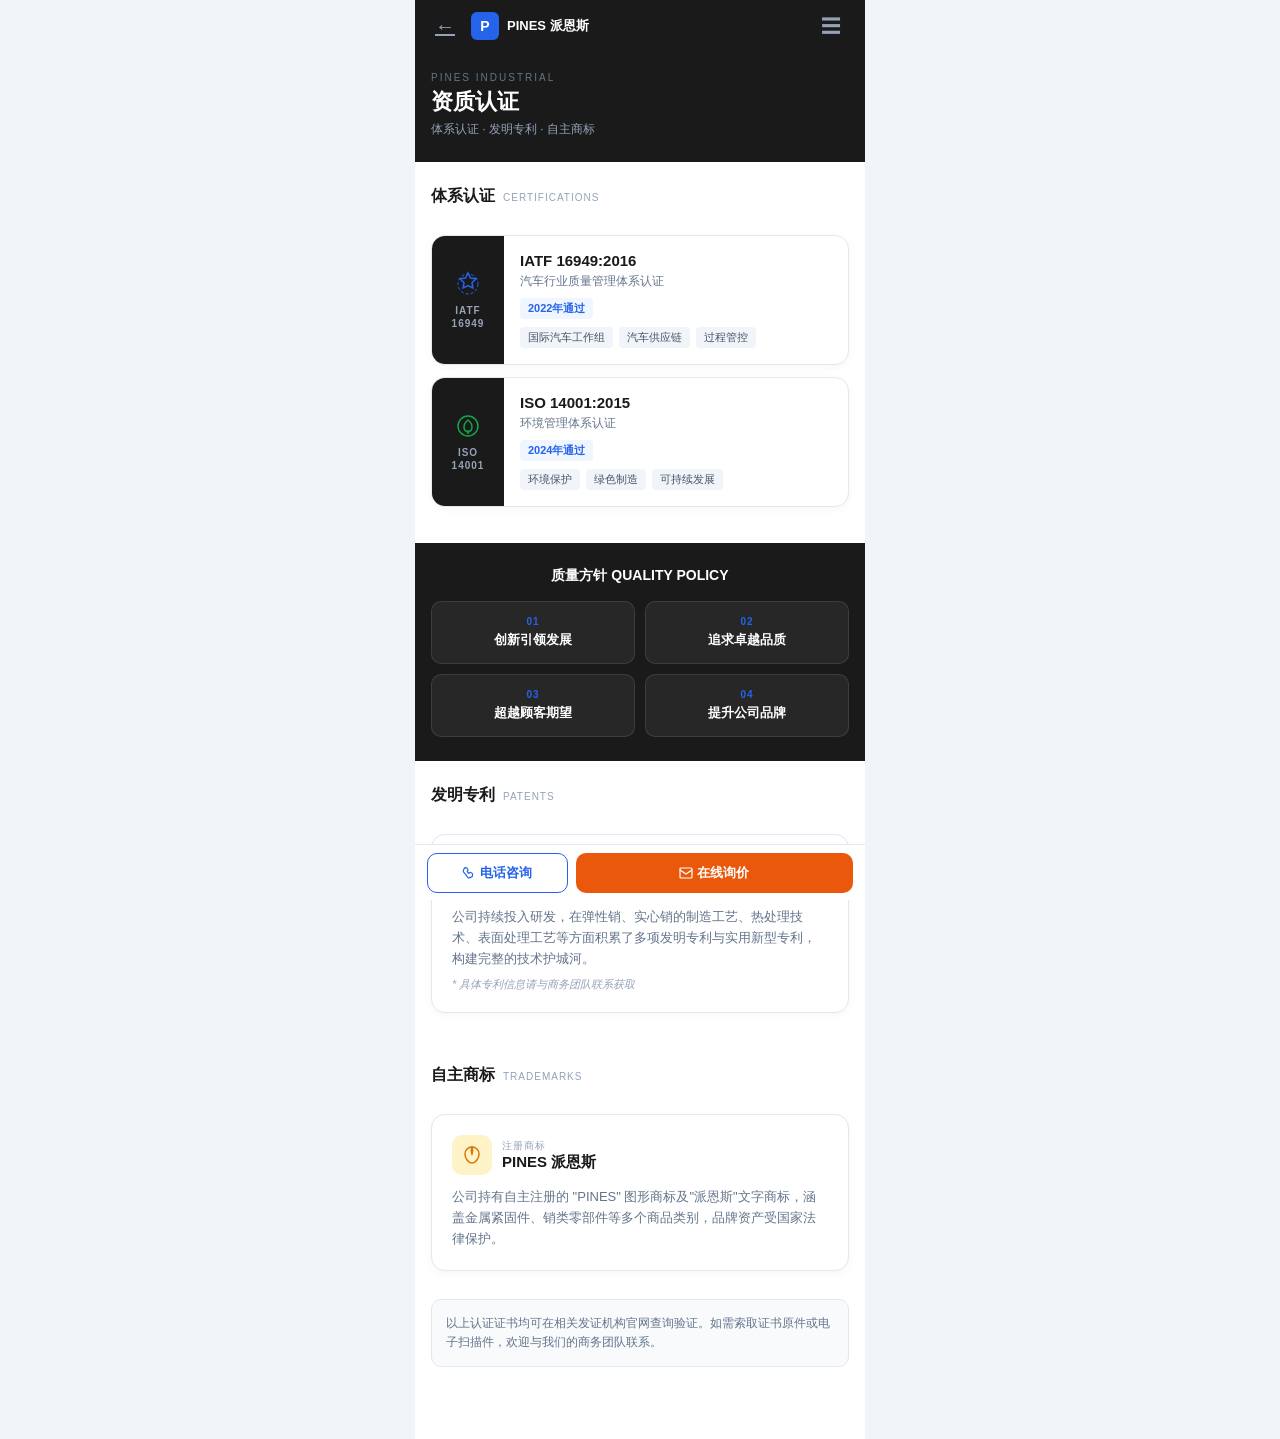
<file: about-cert.html>
<!DOCTYPE html>
<html lang="zh-CN">
<head>
<meta charset="UTF-8">
<meta name="viewport" content="width=device-width, initial-scale=1.0, maximum-scale=1.0, user-scalable=no">
<title>资质认证 | 派恩斯工业</title>
<style>
*{margin:0;padding:0;box-sizing:border-box}
html,body{width:100%;background:#f1f5f9;font-family:'Microsoft YaHei',Helvetica,Arial,sans-serif;-webkit-font-smoothing:antialiased}
#app{width:100%;max-width:450px;margin:0 auto;background:#fff;min-height:100vh;position:relative;overflow:hidden}

/* 导航栏 */
.nav-bar{position:sticky;top:0;z-index:1000;width:100%;height:52px;background:#1a1a1a;display:flex;align-items:center;padding:0 16px;gap:12px}
.nav-back{color:#94a3b8;font-size:20px;cursor:pointer;padding:4px;user-select:none}
.nav-logo{display:flex;align-items:center;gap:8px}
.nav-logo-icon{width:28px;height:28px;background:#2563eb;border-radius:6px;display:flex;align-items:center;justify-content:center;font-size:14px;font-weight:900;color:#fff}
.nav-logo-text{color:#fff;font-size:13px;font-weight:700}
.nav-menu-btn{color:#94a3b8;font-size:20px;cursor:pointer;margin-left:auto;padding:8px}

/* 页面标题 */
.page-header{background:#1a1a1a;padding:20px 16px 24px}
.page-eyebrow{font-size:10px;color:#64748b;letter-spacing:2px;font-family:Arial,sans-serif;margin-bottom:4px}
.page-title{font-size:22px;font-weight:800;color:#fff;margin-bottom:4px}
.page-sub{font-size:12px;color:#94a3b8}

/* 区块标题 */
.section-header{display:flex;align-items:baseline;gap:8px;padding:20px 16px 12px;margin-top:4px}
.section-header h2{font-size:16px;font-weight:700;color:#1a1a1a}
.section-header span{font-size:10px;color:#94a3b8;letter-spacing:1px;font-family:Arial,sans-serif}

/* 通用卡片 */
.card{padding:0 16px 16px;margin-top:16px}

/* 认证卡片 */
.cert-card{background:#fff;border:1px solid #e2e8f0;border-radius:14px;overflow:hidden;margin-bottom:12px;box-shadow:0 2px 8px rgba(0,0,0,.04)}
.cert-card-inner{display:flex;align-items:stretch}
.cert-icon-wrap{width:72px;background:#1a1a1a;display:flex;flex-direction:column;align-items:center;justify-content:center;gap:6px;flex-shrink:0;padding:16px 0}
.cert-icon-text{font-size:10px;color:#94a3b8;font-weight:700;letter-spacing:1px;text-align:center;line-height:1.3}
.cert-body{padding:16px;flex:1}
.cert-name{font-size:15px;font-weight:800;color:#1a1a1a;margin-bottom:4px}
.cert-sub{font-size:12px;color:#64748b;margin-bottom:8px}
.cert-year{font-size:11px;font-weight:700;color:#2563eb;background:#eff6ff;padding:3px 8px;border-radius:4px;display:inline-block}
.cert-tags{display:flex;flex-wrap:wrap;gap:6px;margin-top:8px}
.cert-tag{font-size:11px;color:#475569;background:#f1f5f9;padding:3px 8px;border-radius:4px}

/* 质量方针 */
.policy-section{background:#1a1a1a;padding:24px 16px;margin-top:8px}
.policy-title{font-size:14px;font-weight:700;color:#fff;margin-bottom:16px;text-align:center}
.policy-grid{display:grid;grid-template-columns:1fr 1fr;gap:10px}
.policy-item{background:rgba(255,255,255,.06);border:1px solid rgba(255,255,255,.1);border-radius:10px;padding:14px 12px;text-align:center}
.policy-num{font-size:10px;color:#2563eb;font-weight:700;margin-bottom:4px;letter-spacing:1px}
.policy-text{font-size:13px;color:#fff;font-weight:700}

/* 专利/商标 */
.patent-card{background:#fff;border:1px solid #e2e8f0;border-radius:14px;padding:20px;margin-bottom:12px;box-shadow:0 2px 8px rgba(0,0,0,.04)}
.patent-header{display:flex;align-items:center;gap:10px;margin-bottom:12px}
.patent-icon{width:40px;height:40px;background:#eff6ff;border-radius:10px;display:flex;align-items:center;justify-content:center;flex-shrink:0}
.patent-label{font-size:10px;color:#94a3b8;letter-spacing:1px}
.patent-title{font-size:15px;font-weight:700;color:#1a1a1a}
.patent-desc{font-size:13px;color:#64748b;line-height:1.6}
.patent-note{font-size:11px;color:#94a3b8;margin-top:8px;font-style:italic}

/* 苹果风动效 */
@keyframes fadeUp{from{opacity:0;transform:translateY(16px)}to{opacity:1;transform:translateY(0)}}
.fade-up{opacity:0;animation:fadeUp .5s cubic-bezier(.4,0,.2,1) forwards}
.d1{animation-delay:.06s}.d2{animation-delay:.12s}.d3{animation-delay:.18s}.d4{animation-delay:.24s}.d5{animation-delay:.30s}

/* 底部占位 */
.bottom-placeholder{height:56px}

/* 侧边菜单 */
.menu-overlay{position:fixed;inset:0;background:rgba(0,0,0,.5);z-index:1001;opacity:0;visibility:hidden;transition:opacity .3s}
.menu-overlay.active{opacity:1;visibility:visible}
.menu-panel{position:fixed;top:0;right:0;width:260px;height:100%;background:#1a1a1a;z-index:1002;transform:translateX(100%);transition:transform .3s ease;display:flex;flex-direction:column;padding:60px 0 20px}
.menu-panel.active{transform:translateX(0)}
.menu-close{position:absolute;top:14px;right:16px;color:#94a3b8;font-size:24px;cursor:pointer;line-height:1;padding:4px;user-select:none}
.menu-item{color:#fff;font-size:15px;padding:14px 24px;border-bottom:1px solid rgba(255,255,255,.06);cursor:pointer;transition:background .2s}
.menu-item span{color:#2563eb;font-size:13px;margin-right:10px}

/* 底部固定栏 */
.bottom-bar{position:fixed;bottom:0;left:50%;transform:translateX(-50%);width:100%;max-width:450px;height:56px;background:#fff;border-top:1px solid #e2e8f0;display:flex;align-items:center;z-index:999}
.bottom-bar-tel{flex:1;display:flex;align-items:center;justify-content:center;gap:4px;height:40px;margin:8px 0 8px 12px;border:1.5px solid #2563eb;border-radius:10px;color:#2563eb;font-size:13px;font-weight:700;cursor:pointer}
.bottom-bar-contact{flex:2;display:flex;align-items:center;justify-content:center;gap:4px;height:40px;margin:8px 12px 8px 8px;background:#ea580c;border-radius:10px;color:#fff;font-size:13px;font-weight:700;cursor:pointer}
</style>
</head>
<body>
<div id="app">

<!-- 导航栏 -->
<nav class="nav-bar">
  <a href="index.html" class="nav-back">&#8592;</a>
  <div class="nav-logo">
    <div class="nav-logo-icon">P</div>
    <div class="nav-logo-text">PINES 派恩斯</div>
  </div>
  <div class="nav-menu-btn" onclick="openMenu()">&#9776;</div>
</nav>

<!-- 侧边菜单 -->
<div class="menu-overlay" id="menuOverlay" onclick="closeMenu()"></div>
<div class="menu-panel" id="menuPanel">
  <div class="menu-close" onclick="closeMenu()">&#10005;</div>
  <div class="menu-item" onclick="location.href='index.html'"><span>&#8962;</span>首页</div>
  <div class="menu-item" onclick="location.href='category-pins.html'"><span>&#9733;</span>产品中心</div>
  <div class="menu-item" onclick="location.href='about-cert.html'"><span>&#9878;</span>资质认证</div>
  <div class="menu-item" onclick="location.href='about-production.html'"><span>&#9881;</span>生产实力</div>
  <div class="menu-item" onclick="location.href='about-applications.html'"><span>&#9679;</span>应用案例</div>
  <div class="menu-item" onclick="location.href='about-clients.html'"><span>&#9670;</span>客户案例</div>
</div>

<!-- 页面标题 -->
<div class="page-header">
  <div class="page-eyebrow">PINES INDUSTRIAL</div>
  <div class="page-title">资质认证</div>
  <div class="page-sub">体系认证 · 发明专利 · 自主商标</div>
</div>

<!-- 体系认证 -->
<div class="section-header"><h2>体系认证</h2><span>CERTIFICATIONS</span></div>
<div class="card">

  <!-- IATF 16949 -->
  <div class="cert-card fade-up d1">
    <div class="cert-card-inner">
      <div class="cert-icon-wrap">
        <svg width="28" height="28" viewBox="0 0 28 28" fill="none">
          <path d="M14 3l2.5 5 5.5.8-4 3.9.9 5.3L14 15.5l-4.9 2.5.9-5.3-4-3.9 5.5-.8L14 3z" stroke="#2563eb" stroke-width="1.5" fill="none"/>
          <circle cx="14" cy="14" r="10" stroke="#2563eb" stroke-width="1" fill="none" stroke-dasharray="3 2"/>
        </svg>
        <div class="cert-icon-text">IATF<br>16949</div>
      </div>
      <div class="cert-body">
        <div class="cert-name">IATF 16949:2016</div>
        <div class="cert-sub">汽车行业质量管理体系认证</div>
        <span class="cert-year">2022年通过</span>
        <div class="cert-tags">
          <span class="cert-tag">国际汽车工作组</span>
          <span class="cert-tag">汽车供应链</span>
          <span class="cert-tag">过程管控</span>
        </div>
      </div>
    </div>
  </div>

  <!-- ISO 14001 -->
  <div class="cert-card fade-up d2">
    <div class="cert-card-inner">
      <div class="cert-icon-wrap">
        <svg width="28" height="28" viewBox="0 0 28 28" fill="none">
          <circle cx="14" cy="14" r="10" stroke="#16a34a" stroke-width="1.5" fill="none"/>
          <path d="M14 8c0 0-4 3-4 7s4 5 4 5 4-1 4-5-4-7-4-7z" stroke="#16a34a" stroke-width="1.5" fill="none"/>
          <line x1="14" y1="18" x2="14" y2="22" stroke="#16a34a" stroke-width="1.5"/>
        </svg>
        <div class="cert-icon-text">ISO<br>14001</div>
      </div>
      <div class="cert-body">
        <div class="cert-name">ISO 14001:2015</div>
        <div class="cert-sub">环境管理体系认证</div>
        <span class="cert-year">2024年通过</span>
        <div class="cert-tags">
          <span class="cert-tag">环境保护</span>
          <span class="cert-tag">绿色制造</span>
          <span class="cert-tag">可持续发展</span>
        </div>
      </div>
    </div>
  </div>

</div>

<!-- 质量方针 -->
<div class="policy-section">
  <div class="policy-title">质量方针 QUALITY POLICY</div>
  <div class="policy-grid">
    <div class="policy-item fade-up d1">
      <div class="policy-num">01</div>
      <div class="policy-text">创新引领发展</div>
    </div>
    <div class="policy-item fade-up d2">
      <div class="policy-num">02</div>
      <div class="policy-text">追求卓越品质</div>
    </div>
    <div class="policy-item fade-up d3">
      <div class="policy-num">03</div>
      <div class="policy-text">超越顾客期望</div>
    </div>
    <div class="policy-item fade-up d4">
      <div class="policy-num">04</div>
      <div class="policy-text">提升公司品牌</div>
    </div>
  </div>
</div>

<!-- 发明专利 -->
<div class="section-header"><h2>发明专利</h2><span>PATENTS</span></div>
<div class="card">
  <div class="patent-card fade-up d1">
    <div class="patent-header">
      <div class="patent-icon">
        <svg width="20" height="20" viewBox="0 0 20 20" fill="none">
          <path d="M10 2l2 5h5l-4 3 1.5 5L10 12.5 5.5 15l1.5-5-4-3h5l2-5z" stroke="#2563eb" stroke-width="1.5" fill="none"/>
        </svg>
      </div>
      <div>
        <div class="patent-label">国家发明专利</div>
        <div class="patent-title">多项核心制造技术专利</div>
      </div>
    </div>
    <div class="patent-desc">公司持续投入研发，在弹性销、实心销的制造工艺、热处理技术、表面处理工艺等方面积累了多项发明专利与实用新型专利，构建完整的技术护城河。</div>
    <div class="patent-note">* 具体专利信息请与商务团队联系获取</div>
  </div>
</div>

<!-- 自主商标 -->
<div class="section-header"><h2>自主商标</h2><span>TRADEMARKS</span></div>
<div class="card">
  <div class="patent-card fade-up d1">
    <div class="patent-header">
      <div class="patent-icon" style="background:#fef3c7">
        <svg width="20" height="20" viewBox="0 0 20 20" fill="none">
          <path d="M10 2C6.1 2 3 5.1 3 9c0 3.9 3.1 9 7 9s7-5.1 7-9c0-3.9-3.1-7-7-7z" stroke="#d97706" stroke-width="1.5" fill="none"/>
          <path d="M10 2c1 2 1 4 0 7-1-3-1-5 0-7z" stroke="#d97706" stroke-width="1.5" fill="none"/>
        </svg>
      </div>
      <div>
        <div class="patent-label">注册商标</div>
        <div class="patent-title">PINES 派恩斯</div>
      </div>
    </div>
    <div class="patent-desc">公司持有自主注册的 "PINES" 图形商标及"派恩斯"文字商标，涵盖金属紧固件、销类零部件等多个商品类别，品牌资产受国家法律保护。</div>
  </div>
</div>

<!-- 认证说明 -->
<div style="padding:0 16px 16px">
  <div style="background:#f8fafc;border:1px solid #e2e8f0;border-radius:10px;padding:14px;font-size:12px;color:#64748b;line-height:1.6">
    以上认证证书均可在相关发证机构官网查询验证。如需索取证书原件或电子扫描件，欢迎与我们的商务团队联系。
  </div>
</div>

<div class="bottom-placeholder"></div>
</div>

<!-- 底部固定栏 -->
<div class="bottom-bar">
  <div class="bottom-bar-tel" onclick="location.href='tel:400XXXXXXX'">
    <svg width="14" height="14" viewBox="0 0 14 14" fill="none"><path d="M3.5 1.5c-.5 0-1 .3-1.2.8l-1 2.5c-.2.5 0 1 .3 1.3 0 0 1.2 1.2 2.2 2.5 1 1.3 2.2 3 2.2 3 .3.3.7.5 1.2.3l2.5-1c.5-.2.8-.7.8-1.2v-1.5c0-.5-.3-1-.8-1.2l-1-.5c-.5-.2-1 0-1.3.3l-.5.5c-.3-.2-.7-.5-1-.8-.3-.3-.6-.7-.8-1l.5-.5c.3-.3.5-.8.3-1.3l-.5-1c-.2-.5-.7-.8-1.2-.8h-1.5z" stroke="currentColor" stroke-width="1.2" fill="none"/></svg>
    电话咨询
  </div>
  <div class="bottom-bar-contact" onclick="location.href='index.html#inquiry'">
    <svg width="14" height="14" viewBox="0 0 14 14" fill="none"><rect x="1" y="2" width="12" height="10" rx="1" stroke="white" stroke-width="1.2" fill="none"/><path d="M1 4l6 4 6-4" stroke="white" stroke-width="1.2" fill="none"/></svg>
    在线询价
  </div>
</div>

<script>
function openMenu(){
  document.getElementById('menuPanel').classList.add('active');
  document.getElementById('menuOverlay').classList.add('active');
  document.body.style.overflow='hidden';
}
function closeMenu(){
  document.getElementById('menuPanel').classList.remove('active');
  document.getElementById('menuOverlay').classList.remove('active');
  document.body.style.overflow='';
}
</script>
</body>
</html>
</file>
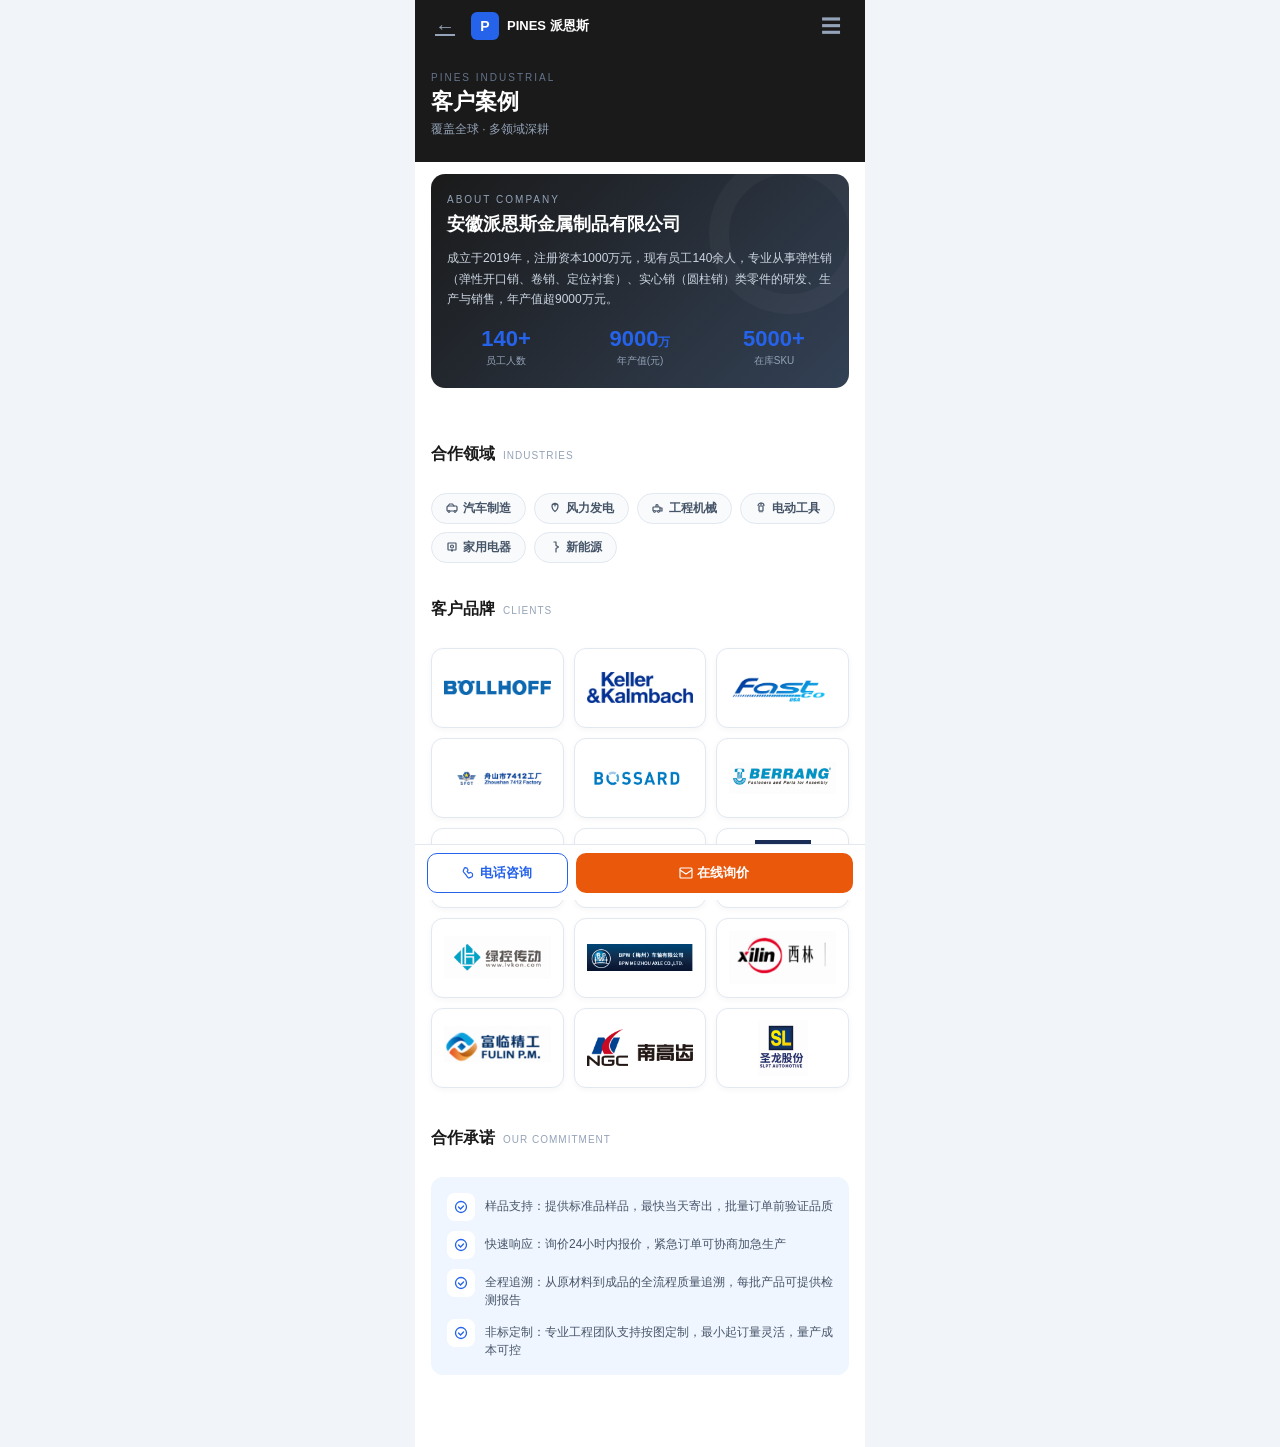
<file: about-clients.html>
<!DOCTYPE html>
<html lang="zh-CN">
<head>
<meta charset="UTF-8">
<meta name="viewport" content="width=device-width, initial-scale=1.0, maximum-scale=1.0, user-scalable=no">
<title>客户案例 | 派恩斯工业</title>
<style>
*{margin:0;padding:0;box-sizing:border-box}
html,body{width:100%;background:#f1f5f9;font-family:'Microsoft YaHei',Helvetica,Arial,sans-serif;-webkit-font-smoothing:antialiased}
#app{width:100%;max-width:450px;margin:0 auto;background:#fff;min-height:100vh;position:relative;overflow:hidden}

/* 导航栏 */
.nav-bar{position:sticky;top:0;z-index:1000;width:100%;height:52px;background:#1a1a1a;display:flex;align-items:center;padding:0 16px;gap:12px}
.nav-back{color:#94a3b8;font-size:20px;cursor:pointer;padding:4px}
.nav-logo{display:flex;align-items:center;gap:8px}
.nav-logo-icon{width:28px;height:28px;background:#2563eb;border-radius:6px;display:flex;align-items:center;justify-content:center;font-size:14px;font-weight:900;color:#fff}
.nav-logo-text{color:#fff;font-size:13px;font-weight:700}
.nav-menu-btn{color:#94a3b8;font-size:20px;cursor:pointer;margin-left:auto;padding:8px}

/* 页面标题 */
.page-header{background:#1a1a1a;padding:20px 16px 24px}
.page-eyebrow{font-size:10px;color:#64748b;letter-spacing:2px;font-family:Arial,sans-serif;margin-bottom:4px}
.page-title{font-size:22px;font-weight:800;color:#fff;margin-bottom:4px}
.page-sub{font-size:12px;color:#94a3b8}

/* 区块标题 */
.section-header{display:flex;align-items:baseline;gap:8px;padding:20px 16px 12px;margin-top:4px}
.section-header h2{font-size:16px;font-weight:700;color:#1a1a1a}
.section-header span{font-size:10px;color:#94a3b8;letter-spacing:1px;font-family:Arial,sans-serif}

/* 公司简介 */
.company-intro{padding:0 16px 16px;margin-top:12px}
.intro-banner{background:linear-gradient(135deg,#1a1a1a 0%,#334155 100%);border-radius:14px;padding:20px 16px;margin-bottom:16px;position:relative;overflow:hidden}
.intro-banner::before{content:'';position:absolute;top:-20px;right:-20px;width:120px;height:120px;border:20px solid rgba(255,255,255,.03);border-radius:50%}
.intro-label{font-size:10px;color:#94a3b8;letter-spacing:2px;margin-bottom:8px;font-family:Arial,sans-serif}
.intro-title{font-size:18px;font-weight:800;color:#fff;margin-bottom:12px;line-height:1.3}
.intro-text{font-size:12px;color:#cbd5e1;line-height:1.7}
.intro-stats{display:flex;gap:16px;margin-top:16px}
.intro-stat{text-align:center;flex:1}
.intro-stat-num{font-size:22px;font-weight:800;color:#2563eb;font-family:Arial,sans-serif}
.intro-stat-label{font-size:10px;color:#94a3b8;margin-top:2px}

/* 客户logo墙 */
.logo-wall{padding:0 16px 16px;margin-top:16px}
.logo-grid{display:grid;grid-template-columns:repeat(3,1fr);gap:10px}
.logo-card{background:#fff;border:1px solid #e2e8f0;border-radius:12px;padding:12px;display:flex;align-items:center;justify-content:center;height:80px;box-shadow:0 2px 6px rgba(0,0,0,.04);transition:transform .25s cubic-bezier(.4,0,.2,1)}
.logo-card:hover{transform:translateY(-2px);box-shadow:0 4px 12px rgba(0,0,0,.08)}
.logo-card img{max-width:100%;max-height:56px;object-fit:contain;display:block}

/* 合作领域 */
.field-strip{margin:16px 16px 16px}
.field-grid{display:flex;flex-wrap:wrap;gap:8px}
.field-chip{background:#f8fafc;border:1px solid #e2e8f0;border-radius:20px;padding:6px 14px;font-size:12px;font-weight:600;color:#475569;transition:all .2s;cursor:default;display:inline-flex;align-items:center;gap:5px}
.field-chip:hover{background:#2563eb;color:#fff;border-color:#2563eb}
.field-chip:hover svg{stroke:#fff}

/* 合作承诺 */
.promise-section{background:#eff6ff;margin:16px 16px 16px;border-radius:12px;padding:16px}
.promise-title{font-size:14px;font-weight:700;color:#1e3a8a;margin-bottom:12px}
.promise-list{display:flex;flex-direction:column;gap:10px}
.promise-item{display:flex;align-items:flex-start;gap:10px}
.promise-icon{width:28px;height:28px;background:#fff;border-radius:8px;display:flex;align-items:center;justify-content:center;flex-shrink:0}
.promise-text{font-size:12px;color:#475569;line-height:1.5;padding-top:4px}

/* 苹果风动效 */
@keyframes fadeUp{from{opacity:0;transform:translateY(16px)}to{opacity:1;transform:translateY(0)}}
.fade-up{opacity:0;animation:fadeUp .5s cubic-bezier(.4,0,.2,1) forwards}
.d1{animation-delay:.06s}.d2{animation-delay:.12s}.d3{animation-delay:.18s}.d4{animation-delay:.24s}.d5{animation-delay:.30s}.d6{animation-delay:.36s}

/* 底部占位 */
.bottom-placeholder{height:56px}

/* 侧边菜单 */
.menu-overlay{position:fixed;inset:0;background:rgba(0,0,0,.5);z-index:1001;opacity:0;visibility:hidden;transition:opacity .3s}
.menu-overlay.active{opacity:1;visibility:visible}
.menu-panel{position:fixed;top:0;right:0;width:260px;height:100%;background:#1a1a1a;z-index:1002;transform:translateX(100%);transition:transform .3s ease;display:flex;flex-direction:column;padding:60px 0 20px}
.menu-panel.active{transform:translateX(0)}
.menu-close{position:absolute;top:14px;right:16px;color:#94a3b8;font-size:24px;cursor:pointer;line-height:1;padding:4px}
.menu-item{color:#fff;font-size:15px;padding:14px 24px;border-bottom:1px solid rgba(255,255,255,.06);cursor:pointer}
.menu-item span{color:#2563eb;font-size:13px;margin-right:10px}

/* 底部固定栏 */
.bottom-bar{position:fixed;bottom:0;left:50%;transform:translateX(-50%);width:100%;max-width:450px;height:56px;background:#fff;border-top:1px solid #e2e8f0;display:flex;align-items:center;z-index:999}
.bottom-bar-tel{flex:1;display:flex;align-items:center;justify-content:center;gap:4px;height:40px;margin:8px 0 8px 12px;border:1.5px solid #2563eb;border-radius:10px;color:#2563eb;font-size:13px;font-weight:700;cursor:pointer}
.bottom-bar-contact{flex:2;display:flex;align-items:center;justify-content:center;gap:4px;height:40px;margin:8px 12px 8px 8px;background:#ea580c;border-radius:10px;color:#fff;font-size:13px;font-weight:700;cursor:pointer}
</style>
</head>
<body>
<div id="app">

<!-- 导航栏 -->
<nav class="nav-bar">
  <a href="index.html" class="nav-back">&#8592;</a>
  <div class="nav-logo">
    <div class="nav-logo-icon">P</div>
    <div class="nav-logo-text">PINES 派恩斯</div>
  </div>
  <div class="nav-menu-btn" onclick="openMenu()">&#9776;</div>
</nav>

<!-- 侧边菜单 -->
<div class="menu-overlay" id="menuOverlay" onclick="closeMenu()"></div>
<div class="menu-panel" id="menuPanel">
  <div class="menu-close" onclick="closeMenu()">&#10005;</div>
  <div class="menu-item" onclick="location.href='index.html'"><span>&#8962;</span>首页</div>
  <div class="menu-item" onclick="location.href='category-pins.html'"><span>&#9733;</span>产品中心</div>
  <div class="menu-item" onclick="location.href='about-cert.html'"><span>&#9878;</span>资质认证</div>
  <div class="menu-item" onclick="location.href='about-production.html'"><span>&#9881;</span>生产实力</div>
  <div class="menu-item" onclick="location.href='about-applications.html'"><span>&#9679;</span>应用案例</div>
  <div class="menu-item" onclick="location.href='about-clients.html'"><span>&#9670;</span>客户案例</div>
</div>

<!-- 页面标题 -->
<div class="page-header">
  <div class="page-eyebrow">PINES INDUSTRIAL</div>
  <div class="page-title">客户案例</div>
  <div class="page-sub">覆盖全球 · 多领域深耕</div>
</div>

<!-- 公司简介横幅 -->
<div class="company-intro">
  <div class="intro-banner fade-up d1">
    <div class="intro-label">ABOUT COMPANY</div>
    <div class="intro-title">安徽派恩斯金属制品有限公司</div>
    <div class="intro-text">
      成立于2019年，注册资本1000万元，现有员工140余人，专业从事弹性销（弹性开口销、卷销、定位衬套）、实心销（圆柱销）类零件的研发、生产与销售，年产值超9000万元。
    </div>
    <div class="intro-stats">
      <div class="intro-stat">
        <div class="intro-stat-num">140+</div>
        <div class="intro-stat-label">员工人数</div>
      </div>
      <div class="intro-stat">
        <div class="intro-stat-num">9000<span style="font-size:12px">万</span></div>
        <div class="intro-stat-label">年产值(元)</div>
      </div>
      <div class="intro-stat">
        <div class="intro-stat-num">5000+</div>
        <div class="intro-stat-label">在库SKU</div>
      </div>
    </div>
  </div>
</div>

<!-- 合作领域 -->
<div class="section-header"><h2>合作领域</h2><span>INDUSTRIES</span></div>
<div class="field-strip">
  <div class="field-grid">
    <div class="field-chip fade-up d1">
      <svg width="12" height="12" viewBox="0 0 12 12" fill="none"><rect x="1" y="4" width="10" height="5" rx="1" stroke="currentColor" stroke-width="1.2"/><circle cx="3" cy="9.5" r="1" stroke="currentColor" stroke-width="1"/><circle cx="9" cy="9.5" r="1" stroke="currentColor" stroke-width="1"/><path d="M2 4l1.5-2h3L8 4" stroke="currentColor" stroke-width="1.2" stroke-linecap="round"/></svg>
      汽车制造
    </div>
    <div class="field-chip fade-up d2">
      <svg width="12" height="12" viewBox="0 0 12 12" fill="none"><path d="M6 1v3" stroke="currentColor" stroke-width="1.2" stroke-linecap="round"/><path d="M4 2.5l2-.5 2 .5" stroke="currentColor" stroke-width="1" stroke-linecap="round"/><path d="M3 4c0 2 1.5 4.5 3 5.5 1.5-1 3-3.5 3-5.5 0-1.5-1-2.5-2.5-2.5H5.5C4 1.5 3 2.5 3 4z" stroke="currentColor" stroke-width="1.2"/></svg>
      风力发电
    </div>
    <div class="field-chip fade-up d3">
      <svg width="12" height="12" viewBox="0 0 12 12" fill="none"><rect x="1" y="5" width="7" height="4" rx="0.5" stroke="currentColor" stroke-width="1.2"/><path d="M8 6h2v3H8" stroke="currentColor" stroke-width="1.2" stroke-linecap="round" stroke-linejoin="round"/><circle cx="2.5" cy="9.5" r="1" stroke="currentColor" stroke-width="1"/><circle cx="6.5" cy="9.5" r="1" stroke="currentColor" stroke-width="1"/><path d="M4 5V3.5a1 1 0 012 0V5" stroke="currentColor" stroke-width="1.2"/></svg>
      工程机械
    </div>
    <div class="field-chip fade-up d4">
      <svg width="12" height="12" viewBox="0 0 12 12" fill="none"><path d="M6 1v2" stroke="currentColor" stroke-width="1.2" stroke-linecap="round"/><path d="M3 4a3 3 0 016 0" stroke="currentColor" stroke-width="1.2"/><rect x="4" y="4" width="4" height="5" rx="0.5" stroke="currentColor" stroke-width="1.2"/><path d="M5 9v1" stroke="currentColor" stroke-width="1" stroke-linecap="round"/><path d="M7 9v1" stroke="currentColor" stroke-width="1" stroke-linecap="round"/></svg>
      电动工具
    </div>
    <div class="field-chip fade-up d5">
      <svg width="12" height="12" viewBox="0 0 12 12" fill="none"><rect x="2" y="2" width="8" height="7" rx="0.5" stroke="currentColor" stroke-width="1.2"/><circle cx="6" cy="5.5" r="1.5" stroke="currentColor" stroke-width="1.2"/><path d="M5.5 9v1" stroke="currentColor" stroke-width="1" stroke-linecap="round"/><path d="M6.5 9v1" stroke="currentColor" stroke-width="1" stroke-linecap="round"/></svg>
      家用电器
    </div>
    <div class="field-chip fade-up d6">
      <svg width="12" height="12" viewBox="0 0 12 12" fill="none"><path d="M5 1h2v3.5L9.5 6 7 7.5V11" stroke="currentColor" stroke-width="1.2" stroke-linecap="round" stroke-linejoin="round"/></svg>
      新能源
    </div>
  </div>
</div>

<!-- 客户 Logo 墙 -->
<div class="section-header"><h2>客户品牌</h2><span>CLIENTS</span></div>
<div class="logo-wall">
  <div class="logo-grid">
    <div class="logo-card fade-up d1"><img src="images/client-01.png" alt=""></div>
    <div class="logo-card fade-up d2"><img src="images/client-02.jpg" alt=""></div>
    <div class="logo-card fade-up d3"><img src="images/client-03.png" alt=""></div>
    <div class="logo-card fade-up d4"><img src="images/client-04.png" alt=""></div>
    <div class="logo-card fade-up d5"><img src="images/client-05.png" alt=""></div>
    <div class="logo-card fade-up d6"><img src="images/client-06.png" alt=""></div>
    <div class="logo-card fade-up d1"><img src="images/client-07.png" alt=""></div>
    <div class="logo-card fade-up d2"><img src="images/client-08.png" alt=""></div>
    <div class="logo-card fade-up d3"><img src="images/client-09.png" alt=""></div>
    <div class="logo-card fade-up d4"><img src="images/client-10.png" alt=""></div>
    <div class="logo-card fade-up d5"><img src="images/client-11.png" alt=""></div>
    <div class="logo-card fade-up d6"><img src="images/client-12.png" alt=""></div>
    <div class="logo-card fade-up d1"><img src="images/client-13.png" alt=""></div>
    <div class="logo-card fade-up d2"><img src="images/client-14.png" alt=""></div>
    <div class="logo-card fade-up d3"><img src="images/client-15.png" alt=""></div>
  </div>
</div>

<!-- 合作承诺 -->
<div class="section-header"><h2>合作承诺</h2><span>OUR COMMITMENT</span></div>
<div class="promise-section">
  <div class="promise-list">
    <div class="promise-item">
      <div class="promise-icon">
        <svg width="14" height="14" viewBox="0 0 14 14" fill="none"><circle cx="7" cy="7" r="5.5" stroke="#2563eb" stroke-width="1.3" fill="none"/><path d="M4.5 7l2 2 3-3" stroke="#2563eb" stroke-width="1.3" stroke-linecap="round"/></svg>
      </div>
      <div class="promise-text">样品支持：提供标准品样品，最快当天寄出，批量订单前验证品质</div>
    </div>
    <div class="promise-item">
      <div class="promise-icon">
        <svg width="14" height="14" viewBox="0 0 14 14" fill="none"><circle cx="7" cy="7" r="5.5" stroke="#2563eb" stroke-width="1.3" fill="none"/><path d="M4.5 7l2 2 3-3" stroke="#2563eb" stroke-width="1.3" stroke-linecap="round"/></svg>
      </div>
      <div class="promise-text">快速响应：询价24小时内报价，紧急订单可协商加急生产</div>
    </div>
    <div class="promise-item">
      <div class="promise-icon">
        <svg width="14" height="14" viewBox="0 0 14 14" fill="none"><circle cx="7" cy="7" r="5.5" stroke="#2563eb" stroke-width="1.3" fill="none"/><path d="M4.5 7l2 2 3-3" stroke="#2563eb" stroke-width="1.3" stroke-linecap="round"/></svg>
      </div>
      <div class="promise-text">全程追溯：从原材料到成品的全流程质量追溯，每批产品可提供检测报告</div>
    </div>
    <div class="promise-item">
      <div class="promise-icon">
        <svg width="14" height="14" viewBox="0 0 14 14" fill="none"><circle cx="7" cy="7" r="5.5" stroke="#2563eb" stroke-width="1.3" fill="none"/><path d="M4.5 7l2 2 3-3" stroke="#2563eb" stroke-width="1.3" stroke-linecap="round"/></svg>
      </div>
      <div class="promise-text">非标定制：专业工程团队支持按图定制，最小起订量灵活，量产成本可控</div>
    </div>
  </div>
</div>

<div class="bottom-placeholder"></div>
</div>

<!-- 底部固定栏 -->
<div class="bottom-bar">
  <div class="bottom-bar-tel" onclick="location.href='tel:400XXXXXXX'">
    <svg width="14" height="14" viewBox="0 0 14 14" fill="none"><path d="M3.5 1.5c-.5 0-1 .3-1.2.8l-1 2.5c-.2.5 0 1 .3 1.3 0 0 1.2 1.2 2.2 2.5 1 1.3 2.2 3 2.2 3 .3.3.7.5 1.2.3l2.5-1c.5-.2.8-.7.8-1.2v-1.5c0-.5-.3-1-.8-1.2l-1-.5c-.5-.2-1 0-1.3.3l-.5.5c-.3-.2-.7-.5-1-.8-.3-.3-.6-.7-.8-1l.5-.5c.3-.3.5-.8.3-1.3l-.5-1c-.2-.5-.7-.8-1.2-.8h-1.5z" stroke="currentColor" stroke-width="1.2" fill="none"/></svg>
    电话咨询
  </div>
  <div class="bottom-bar-contact" onclick="location.href='index.html'">
    <svg width="14" height="14" viewBox="0 0 14 14" fill="none"><rect x="1" y="2" width="12" height="10" rx="1" stroke="white" stroke-width="1.2" fill="none"/><path d="M1 4l6 4 6-4" stroke="white" stroke-width="1.2" fill="none"/></svg>
    在线询价
  </div>
</div>

<script>
function openMenu(){
  document.getElementById('menuPanel').classList.add('active');
  document.getElementById('menuOverlay').classList.add('active');
  document.body.style.overflow='hidden';
}
function closeMenu(){
  document.getElementById('menuPanel').classList.remove('active');
  document.getElementById('menuOverlay').classList.remove('active');
  document.body.style.overflow='';
}
</script>
</body>
</html>
</file>
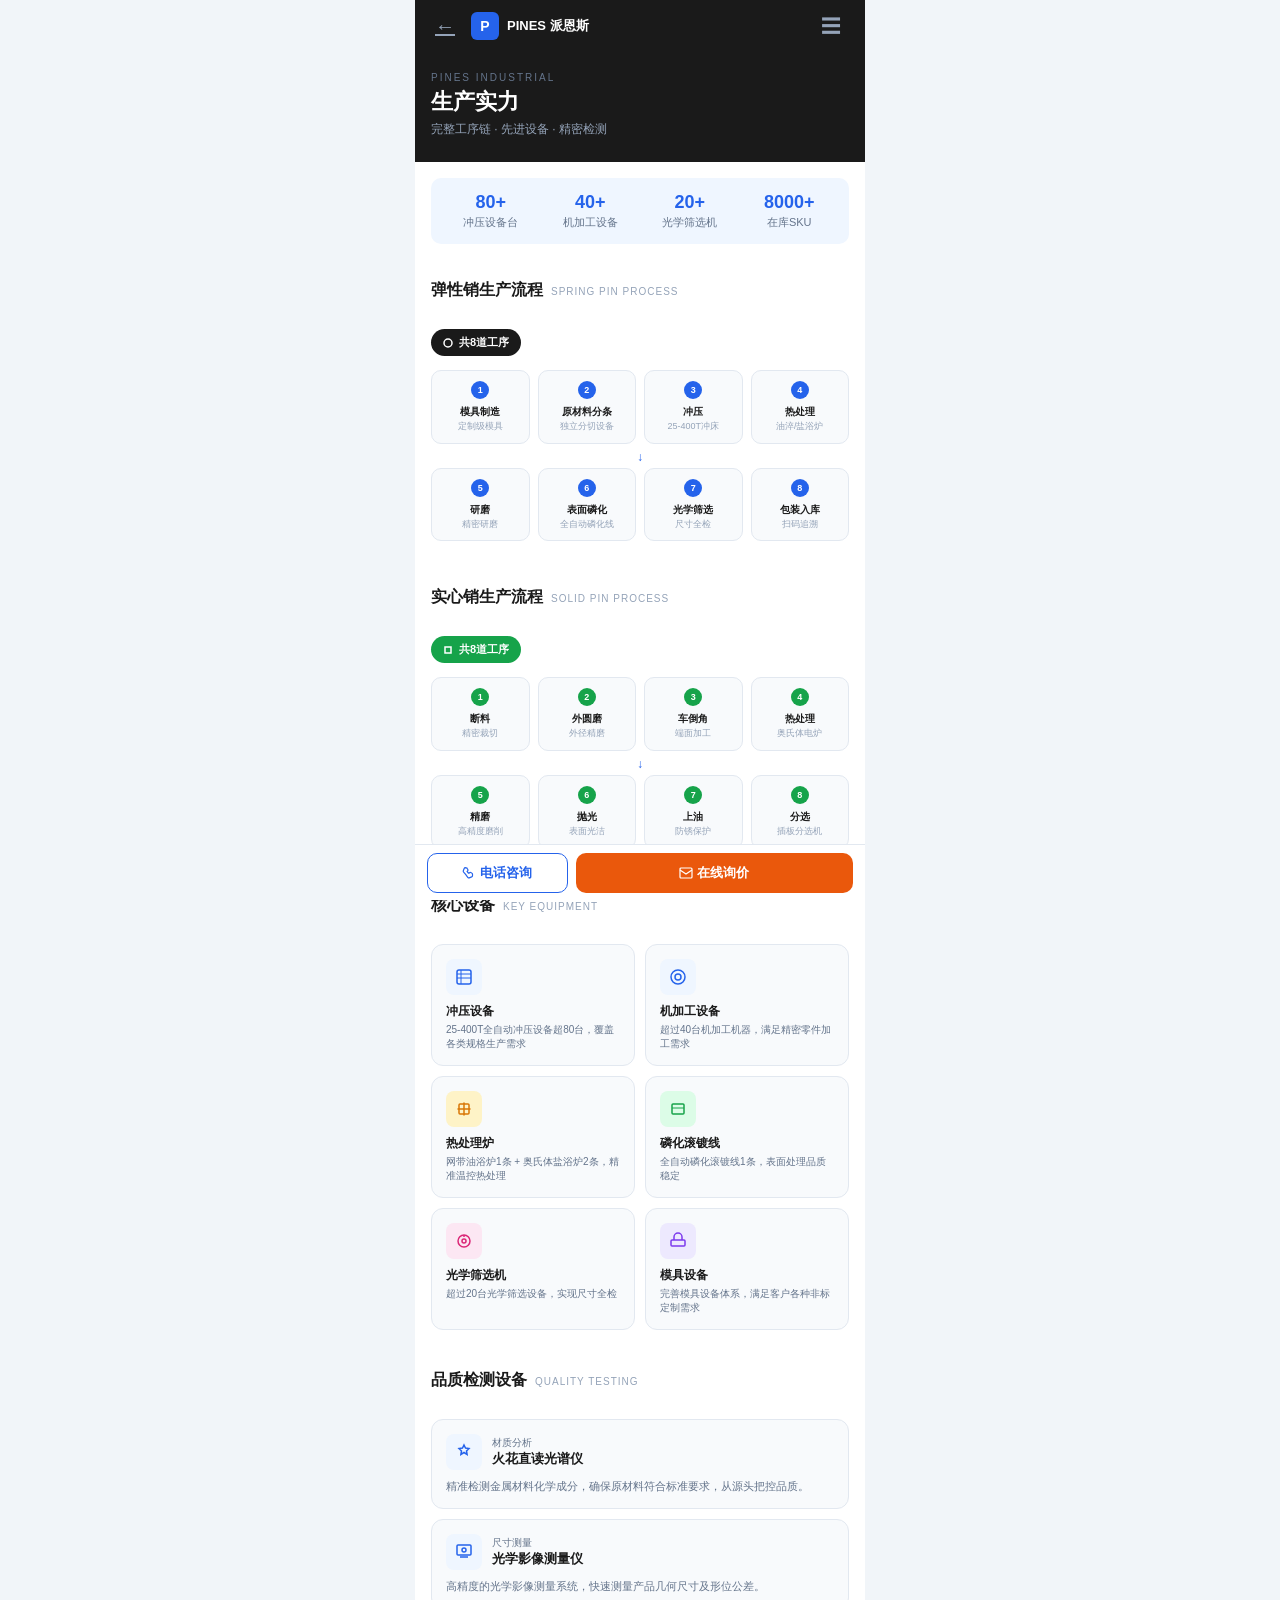
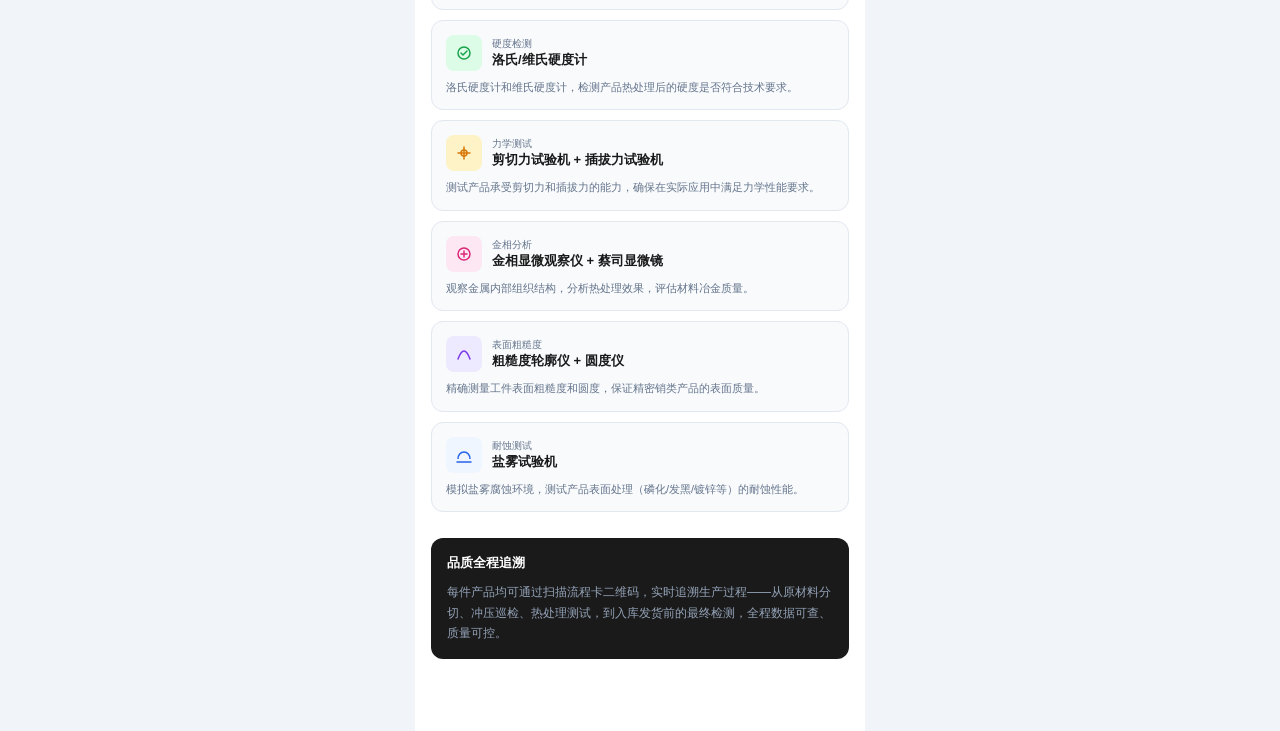
<file: about-production.html>
<!DOCTYPE html>
<html lang="zh-CN">
<head>
<meta charset="UTF-8">
<meta name="viewport" content="width=device-width, initial-scale=1.0, maximum-scale=1.0, user-scalable=no">
<title>生产实力 | 派恩斯工业</title>
<style>
*{margin:0;padding:0;box-sizing:border-box}
html,body{width:100%;background:#f1f5f9;font-family:'Microsoft YaHei',Helvetica,Arial,sans-serif;-webkit-font-smoothing:antialiased}
#app{width:100%;max-width:450px;margin:0 auto;background:#fff;min-height:100vh;position:relative;overflow:hidden}

/* 导航栏 */
.nav-bar{position:sticky;top:0;z-index:1000;width:100%;height:52px;background:#1a1a1a;display:flex;align-items:center;padding:0 16px;gap:12px}
.nav-back{color:#94a3b8;font-size:20px;cursor:pointer;padding:4px}
.nav-logo{display:flex;align-items:center;gap:8px}
.nav-logo-icon{width:28px;height:28px;background:#2563eb;border-radius:6px;display:flex;align-items:center;justify-content:center;font-size:14px;font-weight:900;color:#fff}
.nav-logo-text{color:#fff;font-size:13px;font-weight:700}
.nav-menu-btn{color:#94a3b8;font-size:20px;cursor:pointer;margin-left:auto;padding:8px}

/* 页面标题 */
.page-header{background:#1a1a1a;padding:20px 16px 24px}
.page-eyebrow{font-size:10px;color:#64748b;letter-spacing:2px;font-family:Arial,sans-serif;margin-bottom:4px}
.page-title{font-size:22px;font-weight:800;color:#fff;margin-bottom:4px}
.page-sub{font-size:12px;color:#94a3b8}

/* 区块标题 */
.section-header{display:flex;align-items:baseline;gap:8px;padding:20px 16px 12px;margin-top:4px}
.section-header h2{font-size:16px;font-weight:700;color:#1a1a1a}
.section-header span{font-size:10px;color:#94a3b8;letter-spacing:1px;font-family:Arial,sans-serif}

/* 流程样式 */
.process-section{background:#fff;padding:0 16px 16px;margin-top:16px}

/* 8步流程 */
.flow-type-label{display:inline-flex;align-items:center;gap:6px;background:#1a1a1a;color:#fff;font-size:11px;font-weight:700;padding:6px 12px;border-radius:20px;margin-bottom:14px}
.flow-grid{display:grid;grid-template-columns:repeat(4,1fr);gap:8px;margin-bottom:6px}
.flow-step{background:#f8fafc;border:1px solid #e2e8f0;border-radius:10px;padding:10px 6px;text-align:center;position:relative}
.step-num{width:18px;height:18px;background:#2563eb;color:#fff;font-size:9px;font-weight:800;border-radius:50%;display:flex;align-items:center;justify-content:center;margin:0 auto 6px}
.step-name{font-size:10px;font-weight:700;color:#1a1a1a;line-height:1.3;margin-bottom:3px}
.step-desc{font-size:9px;color:#94a3b8;line-height:1.3}
.flow-arrow{text-align:center;font-size:12px;color:#2563eb;margin:4px 0}

/* 设备卡片 */
.card{padding:0 16px 16px;margin-top:16px}
.equip-grid{display:grid;grid-template-columns:1fr 1fr;gap:10px}
.equip-card{background:#f8fafc;border:1px solid #e2e8f0;border-radius:12px;padding:14px;transition:transform .25s cubic-bezier(.4,0,.2,1)}
.equip-card:hover{transform:translateY(-2px)}
.equip-icon{width:36px;height:36px;background:#eff6ff;border-radius:8px;display:flex;align-items:center;justify-content:center;margin-bottom:8px}
.equip-name{font-size:12px;font-weight:700;color:#1a1a1a;margin-bottom:3px}
.equip-desc{font-size:10px;color:#64748b;line-height:1.4}

/* 检测设备大卡 */
.insp-card{background:#f8fafc;border:1px solid #e2e8f0;border-radius:12px;padding:14px;margin-bottom:10px}
.insp-header{display:flex;align-items:center;gap:10px;margin-bottom:8px}
.insp-icon{width:36px;height:36px;background:#eff6ff;border-radius:8px;display:flex;align-items:center;justify-content:center;flex-shrink:0}
.insp-label{font-size:10px;color:#64748b}
.insp-name{font-size:13px;font-weight:700;color:#1a1a1a}
.insp-desc{font-size:11px;color:#64748b;line-height:1.5}

/* 数据亮点 */
.highlight-strip{background:#eff6ff;margin:16px 16px;border-radius:10px;padding:14px 16px;display:flex;justify-content:space-around;gap:12px}
.hl-item{text-align:center;flex:1}
.hl-num{font-size:18px;font-weight:800;color:#2563eb;font-family:Arial,sans-serif}
.hl-unit{font-size:11px;color:#64748b;margin-top:2px}

/* 苹果风动效 */
@keyframes fadeUp{from{opacity:0;transform:translateY(16px)}to{opacity:1;transform:translateY(0)}}
.fade-up{opacity:0;animation:fadeUp .5s cubic-bezier(.4,0,.2,1) forwards}
.d1{animation-delay:.06s}.d2{animation-delay:.12s}.d3{animation-delay:.18s}.d4{animation-delay:.24s}.d5{animation-delay:.30s}.d6{animation-delay:.36s}.d7{animation-delay:.42s}.d8{animation-delay:.48s}

/* 底部 */
.bottom-placeholder{height:56px}

/* 侧边菜单 */
.menu-overlay{position:fixed;inset:0;background:rgba(0,0,0,.5);z-index:1001;opacity:0;visibility:hidden;transition:opacity .3s}
.menu-overlay.active{opacity:1;visibility:visible}
.menu-panel{position:fixed;top:0;right:0;width:260px;height:100%;background:#1a1a1a;z-index:1002;transform:translateX(100%);transition:transform .3s ease;display:flex;flex-direction:column;padding:60px 0 20px}
.menu-panel.active{transform:translateX(0)}
.menu-close{position:absolute;top:14px;right:16px;color:#94a3b8;font-size:24px;cursor:pointer;line-height:1;padding:4px}
.menu-item{color:#fff;font-size:15px;padding:14px 24px;border-bottom:1px solid rgba(255,255,255,.06);cursor:pointer}
.menu-item span{color:#2563eb;font-size:13px;margin-right:10px}

/* 底部固定栏 */
.bottom-bar{position:fixed;bottom:0;left:50%;transform:translateX(-50%);width:100%;max-width:450px;height:56px;background:#fff;border-top:1px solid #e2e8f0;display:flex;align-items:center;z-index:999}
.bottom-bar-tel{flex:1;display:flex;align-items:center;justify-content:center;gap:4px;height:40px;margin:8px 0 8px 12px;border:1.5px solid #2563eb;border-radius:10px;color:#2563eb;font-size:13px;font-weight:700;cursor:pointer}
.bottom-bar-contact{flex:2;display:flex;align-items:center;justify-content:center;gap:4px;height:40px;margin:8px 12px 8px 8px;background:#ea580c;border-radius:10px;color:#fff;font-size:13px;font-weight:700;cursor:pointer}
</style>
</head>
<body>
<div id="app">

<!-- 导航栏 -->
<nav class="nav-bar">
  <a href="index.html" class="nav-back">&#8592;</a>
  <div class="nav-logo">
    <div class="nav-logo-icon">P</div>
    <div class="nav-logo-text">PINES 派恩斯</div>
  </div>
  <div class="nav-menu-btn" onclick="openMenu()">&#9776;</div>
</nav>

<!-- 侧边菜单 -->
<div class="menu-overlay" id="menuOverlay" onclick="closeMenu()"></div>
<div class="menu-panel" id="menuPanel">
  <div class="menu-close" onclick="closeMenu()">&#10005;</div>
  <div class="menu-item" onclick="location.href='index.html'"><span>&#8962;</span>首页</div>
  <div class="menu-item" onclick="location.href='category-pins.html'"><span>&#9733;</span>产品中心</div>
  <div class="menu-item" onclick="location.href='about-cert.html'"><span>&#9878;</span>资质认证</div>
  <div class="menu-item" onclick="location.href='about-production.html'"><span>&#9881;</span>生产实力</div>
  <div class="menu-item" onclick="location.href='about-applications.html'"><span>&#9679;</span>应用案例</div>
  <div class="menu-item" onclick="location.href='about-clients.html'"><span>&#9670;</span>客户案例</div>
</div>

<!-- 页面标题 -->
<div class="page-header">
  <div class="page-eyebrow">PINES INDUSTRIAL</div>
  <div class="page-title">生产实力</div>
  <div class="page-sub">完整工序链 · 先进设备 · 精密检测</div>
</div>

<!-- 产能亮点 -->
<div class="highlight-strip">
  <div class="hl-item">
    <div class="hl-num">80+</div>
    <div class="hl-unit">冲压设备台</div>
  </div>
  <div class="hl-item">
    <div class="hl-num">40+</div>
    <div class="hl-unit">机加工设备</div>
  </div>
  <div class="hl-item">
    <div class="hl-num">20+</div>
    <div class="hl-unit">光学筛选机</div>
  </div>
  <div class="hl-item">
    <div class="hl-num">8000+</div>
    <div class="hl-unit">在库SKU</div>
  </div>
</div>

<!-- 弹性销生产流程 -->
<div class="section-header"><h2>弹性销生产流程</h2><span>SPRING PIN PROCESS</span></div>
<div class="process-section">
  <div class="flow-type-label">
    <svg width="10" height="10" viewBox="0 0 10 10"><circle cx="5" cy="5" r="4" stroke="#fff" stroke-width="1.5" fill="none"/></svg>
    共8道工序
  </div>
  <div class="flow-grid">
    <div class="flow-step fade-up d1">
      <div class="step-num">1</div>
      <div class="step-name">模具制造</div>
      <div class="step-desc">定制级模具</div>
    </div>
    <div class="flow-step fade-up d2">
      <div class="step-num">2</div>
      <div class="step-name">原材料分条</div>
      <div class="step-desc">独立分切设备</div>
    </div>
    <div class="flow-step fade-up d3">
      <div class="step-num">3</div>
      <div class="step-name">冲压</div>
      <div class="step-desc">25-400T冲床</div>
    </div>
    <div class="flow-step fade-up d4">
      <div class="step-num">4</div>
      <div class="step-name">热处理</div>
      <div class="step-desc">油淬/盐浴炉</div>
    </div>
  </div>
  <div class="flow-arrow">↓</div>
  <div class="flow-grid">
    <div class="flow-step fade-up d5">
      <div class="step-num">5</div>
      <div class="step-name">研磨</div>
      <div class="step-desc">精密研磨</div>
    </div>
    <div class="flow-step fade-up d6">
      <div class="step-num">6</div>
      <div class="step-name">表面磷化</div>
      <div class="step-desc">全自动磷化线</div>
    </div>
    <div class="flow-step fade-up d7">
      <div class="step-num">7</div>
      <div class="step-name">光学筛选</div>
      <div class="step-desc">尺寸全检</div>
    </div>
    <div class="flow-step fade-up d8">
      <div class="step-num">8</div>
      <div class="step-name">包装入库</div>
      <div class="step-desc">扫码追溯</div>
    </div>
  </div>
</div>

<!-- 实心销生产流程 -->
<div class="section-header"><h2>实心销生产流程</h2><span>SOLID PIN PROCESS</span></div>
<div class="process-section">
  <div class="flow-type-label" style="background:#16a34a">
    <svg width="10" height="10" viewBox="0 0 10 10"><rect x="2" y="2" width="6" height="6" stroke="#fff" stroke-width="1.5" fill="none"/></svg>
    共8道工序
  </div>
  <div class="flow-grid">
    <div class="flow-step fade-up d1">
      <div class="step-num" style="background:#16a34a">1</div>
      <div class="step-name">断料</div>
      <div class="step-desc">精密裁切</div>
    </div>
    <div class="flow-step fade-up d2">
      <div class="step-num" style="background:#16a34a">2</div>
      <div class="step-name">外圆磨</div>
      <div class="step-desc">外径精磨</div>
    </div>
    <div class="flow-step fade-up d3">
      <div class="step-num" style="background:#16a34a">3</div>
      <div class="step-name">车倒角</div>
      <div class="step-desc">端面加工</div>
    </div>
    <div class="flow-step fade-up d4">
      <div class="step-num" style="background:#16a34a">4</div>
      <div class="step-name">热处理</div>
      <div class="step-desc">奥氏体电炉</div>
    </div>
  </div>
  <div class="flow-arrow">↓</div>
  <div class="flow-grid">
    <div class="flow-step fade-up d5">
      <div class="step-num" style="background:#16a34a">5</div>
      <div class="step-name">精磨</div>
      <div class="step-desc">高精度磨削</div>
    </div>
    <div class="flow-step fade-up d6">
      <div class="step-num" style="background:#16a34a">6</div>
      <div class="step-name">抛光</div>
      <div class="step-desc">表面光洁</div>
    </div>
    <div class="flow-step fade-up d7">
      <div class="step-num" style="background:#16a34a">7</div>
      <div class="step-name">上油</div>
      <div class="step-desc">防锈保护</div>
    </div>
    <div class="flow-step fade-up d8">
      <div class="step-num" style="background:#16a34a">8</div>
      <div class="step-name">分选</div>
      <div class="step-desc">插板分选机</div>
    </div>
  </div>
</div>

<!-- 核心设备 -->
<div class="section-header"><h2>核心设备</h2><span>KEY EQUIPMENT</span></div>
<div class="card">
  <div class="equip-grid">
    <div class="equip-card fade-up d1">
      <div class="equip-icon">
        <svg width="18" height="18" viewBox="0 0 18 18" fill="none"><rect x="2" y="2" width="14" height="14" rx="2" stroke="#2563eb" stroke-width="1.5" fill="none"/><line x1="2" y1="6" x2="16" y2="6" stroke="#2563eb" stroke-width="1"/><line x1="2" y1="10" x2="16" y2="10" stroke="#2563eb" stroke-width="1"/><line x1="6" y1="2" x2="6" y2="16" stroke="#2563eb" stroke-width="1"/></svg>
      </div>
      <div class="equip-name">冲压设备</div>
      <div class="equip-desc">25-400T全自动冲压设备超80台，覆盖各类规格生产需求</div>
    </div>
    <div class="equip-card fade-up d2">
      <div class="equip-icon">
        <svg width="18" height="18" viewBox="0 0 18 18" fill="none"><circle cx="9" cy="9" r="7" stroke="#2563eb" stroke-width="1.5" fill="none"/><circle cx="9" cy="9" r="3" stroke="#2563eb" stroke-width="1.5" fill="none"/></svg>
      </div>
      <div class="equip-name">机加工设备</div>
      <div class="equip-desc">超过40台机加工机器，满足精密零件加工需求</div>
    </div>
    <div class="equip-card fade-up d3">
      <div class="equip-icon" style="background:#fef3c7">
        <svg width="18" height="18" viewBox="0 0 18 18" fill="none"><path d="M9 3v12M3 9h12" stroke="#d97706" stroke-width="1.5" stroke-linecap="round"/><rect x="4" y="4" width="10" height="10" rx="1" stroke="#d97706" stroke-width="1.5" fill="none"/></svg>
      </div>
      <div class="equip-name">热处理炉</div>
      <div class="equip-desc">网带油浴炉1条 + 奥氏体盐浴炉2条，精准温控热处理</div>
    </div>
    <div class="equip-card fade-up d4">
      <div class="equip-icon" style="background:#dcfce7">
        <svg width="18" height="18" viewBox="0 0 18 18" fill="none"><rect x="3" y="4" width="12" height="10" rx="1" stroke="#16a34a" stroke-width="1.5" fill="none"/><line x1="3" y1="8" x2="15" y2="8" stroke="#16a34a" stroke-width="1"/></svg>
      </div>
      <div class="equip-name">磷化滚镀线</div>
      <div class="equip-desc">全自动磷化滚镀线1条，表面处理品质稳定</div>
    </div>
    <div class="equip-card fade-up d5">
      <div class="equip-icon" style="background:#fce7f3">
        <svg width="18" height="18" viewBox="0 0 18 18" fill="none"><circle cx="9" cy="9" r="6" stroke="#db2777" stroke-width="1.5" fill="none"/><circle cx="9" cy="9" r="2" stroke="#db2777" stroke-width="1.5" fill="none"/><line x1="9" y1="3" x2="9" y2="5" stroke="#db2777" stroke-width="1.5"/></svg>
      </div>
      <div class="equip-name">光学筛选机</div>
      <div class="equip-desc">超过20台光学筛选设备，实现尺寸全检</div>
    </div>
    <div class="equip-card fade-up d6">
      <div class="equip-icon" style="background:#ede9fe">
        <svg width="18" height="18" viewBox="0 0 18 18" fill="none"><rect x="2" y="8" width="14" height="6" rx="1" stroke="#7c3aed" stroke-width="1.5" fill="none"/><path d="M5 8V5a4 4 0 018 0v3" stroke="#7c3aed" stroke-width="1.5" fill="none"/></svg>
      </div>
      <div class="equip-name">模具设备</div>
      <div class="equip-desc">完善模具设备体系，满足客户各种非标定制需求</div>
    </div>
  </div>
</div>

<!-- 品质检测设备 -->
<div class="section-header"><h2>品质检测设备</h2><span>QUALITY TESTING</span></div>
<div class="card">
  <div class="insp-card fade-up d1">
    <div class="insp-header">
      <div class="insp-icon">
        <svg width="18" height="18" viewBox="0 0 18 18" fill="none"><path d="M9 2l1.5 3 3.5.5-2.5 2.5.6 3.5L9 9.5l-3.1 2 .6-3.5L4 5.5 7.5 5 9 2z" stroke="#2563eb" stroke-width="1.5" fill="none"/></svg>
      </div>
      <div>
        <div class="insp-label">材质分析</div>
        <div class="insp-name">火花直读光谱仪</div>
      </div>
    </div>
    <div class="insp-desc">精准检测金属材料化学成分，确保原材料符合标准要求，从源头把控品质。</div>
  </div>
  <div class="insp-card fade-up d2">
    <div class="insp-header">
      <div class="insp-icon">
        <svg width="18" height="18" viewBox="0 0 18 18" fill="none"><rect x="2" y="2" width="14" height="10" rx="1" stroke="#2563eb" stroke-width="1.5" fill="none"/><circle cx="9" cy="7" r="2" stroke="#2563eb" stroke-width="1.5" fill="none"/><line x1="5" y1="14" x2="13" y2="14" stroke="#2563eb" stroke-width="1.5"/></svg>
      </div>
      <div>
        <div class="insp-label">尺寸测量</div>
        <div class="insp-name">光学影像测量仪</div>
      </div>
    </div>
    <div class="insp-desc">高精度的光学影像测量系统，快速测量产品几何尺寸及形位公差。</div>
  </div>
  <div class="insp-card fade-up d3">
    <div class="insp-header">
      <div class="insp-icon" style="background:#dcfce7">
        <svg width="18" height="18" viewBox="0 0 18 18" fill="none"><circle cx="9" cy="9" r="6" stroke="#16a34a" stroke-width="1.5" fill="none"/><path d="M6 9l2 2 4-4" stroke="#16a34a" stroke-width="1.5" stroke-linecap="round"/></svg>
      </div>
      <div>
        <div class="insp-label">硬度检测</div>
        <div class="insp-name">洛氏/维氏硬度计</div>
      </div>
    </div>
    <div class="insp-desc">洛氏硬度计和维氏硬度计，检测产品热处理后的硬度是否符合技术要求。</div>
  </div>
  <div class="insp-card fade-up d4">
    <div class="insp-header">
      <div class="insp-icon" style="background:#fef3c7">
        <svg width="18" height="18" viewBox="0 0 18 18" fill="none"><path d="M9 3v12M3 9h12" stroke="#d97706" stroke-width="1.5" stroke-linecap="round"/><circle cx="9" cy="9" r="3" stroke="#d97706" stroke-width="1.5" fill="none"/></svg>
      </div>
      <div>
        <div class="insp-label">力学测试</div>
        <div class="insp-name">剪切力试验机 + 插拔力试验机</div>
      </div>
    </div>
    <div class="insp-desc">测试产品承受剪切力和插拔力的能力，确保在实际应用中满足力学性能要求。</div>
  </div>
  <div class="insp-card fade-up d5">
    <div class="insp-header">
      <div class="insp-icon" style="background:#fce7f3">
        <svg width="18" height="18" viewBox="0 0 18 18" fill="none"><circle cx="9" cy="9" r="6" stroke="#db2777" stroke-width="1.5" fill="none"/><path d="M6 9h6M9 6v6" stroke="#db2777" stroke-width="1.5" stroke-linecap="round"/></svg>
      </div>
      <div>
        <div class="insp-label">金相分析</div>
        <div class="insp-name">金相显微观察仪 + 蔡司显微镜</div>
      </div>
    </div>
    <div class="insp-desc">观察金属内部组织结构，分析热处理效果，评估材料冶金质量。</div>
  </div>
  <div class="insp-card fade-up d6">
    <div class="insp-header">
      <div class="insp-icon" style="background:#ede9fe">
        <svg width="18" height="18" viewBox="0 0 18 18" fill="none"><path d="M3 14c0 0 3-8 6-8s6 8 6 8" stroke="#7c3aed" stroke-width="1.5" fill="none" stroke-linecap="round"/></svg>
      </div>
      <div>
        <div class="insp-label">表面粗糙度</div>
        <div class="insp-name">粗糙度轮廓仪 + 圆度仪</div>
      </div>
    </div>
    <div class="insp-desc">精确测量工件表面粗糙度和圆度，保证精密销类产品的表面质量。</div>
  </div>
  <div class="insp-card fade-up d7">
    <div class="insp-header">
      <div class="insp-icon">
        <svg width="18" height="18" viewBox="0 0 18 18" fill="none"><path d="M3 13c0-4 2.5-7 6-7s6 3 6 7" stroke="#2563eb" stroke-width="1.5" fill="none"/><path d="M2 16h14" stroke="#2563eb" stroke-width="1.5" stroke-linecap="round"/></svg>
      </div>
      <div>
        <div class="insp-label">耐蚀测试</div>
        <div class="insp-name">盐雾试验机</div>
      </div>
    </div>
    <div class="insp-desc">模拟盐雾腐蚀环境，测试产品表面处理（磷化/发黑/镀锌等）的耐蚀性能。</div>
  </div>
</div>

<!-- 品质保证承诺 -->
<div style="margin:0 16px 16px">
  <div style="background:#1a1a1a;border-radius:12px;padding:16px">
    <div style="font-size:13px;font-weight:700;color:#fff;margin-bottom:10px">品质全程追溯</div>
    <div style="font-size:12px;color:#94a3b8;line-height:1.7">
      每件产品均可通过扫描流程卡二维码，实时追溯生产过程——从原材料分切、冲压巡检、热处理测试，到入库发货前的最终检测，全程数据可查、质量可控。
    </div>
  </div>
</div>

<div class="bottom-placeholder"></div>
</div>

<!-- 底部固定栏 -->
<div class="bottom-bar">
  <div class="bottom-bar-tel" onclick="location.href='tel:400XXXXXXX'">
    <svg width="14" height="14" viewBox="0 0 14 14" fill="none"><path d="M3.5 1.5c-.5 0-1 .3-1.2.8l-1 2.5c-.2.5 0 1 .3 1.3 0 0 1.2 1.2 2.2 2.5 1 1.3 2.2 3 2.2 3 .3.3.7.5 1.2.3l2.5-1c.5-.2.8-.7.8-1.2v-1.5c0-.5-.3-1-.8-1.2l-1-.5c-.5-.2-1 0-1.3.3l-.5.5c-.3-.2-.7-.5-1-.8-.3-.3-.6-.7-.8-1l.5-.5c.3-.3.5-.8.3-1.3l-.5-1c-.2-.5-.7-.8-1.2-.8h-1.5z" stroke="currentColor" stroke-width="1.2" fill="none"/></svg>
    电话咨询
  </div>
  <div class="bottom-bar-contact" onclick="location.href='index.html'">
    <svg width="14" height="14" viewBox="0 0 14 14" fill="none"><rect x="1" y="2" width="12" height="10" rx="1" stroke="white" stroke-width="1.2" fill="none"/><path d="M1 4l6 4 6-4" stroke="white" stroke-width="1.2" fill="none"/></svg>
    在线询价
  </div>
</div>

<script>
function openMenu(){
  document.getElementById('menuPanel').classList.add('active');
  document.getElementById('menuOverlay').classList.add('active');
  document.body.style.overflow='hidden';
}
function closeMenu(){
  document.getElementById('menuPanel').classList.remove('active');
  document.getElementById('menuOverlay').classList.remove('active');
  document.body.style.overflow='';
}
</script>
</body>
</html>
</file>
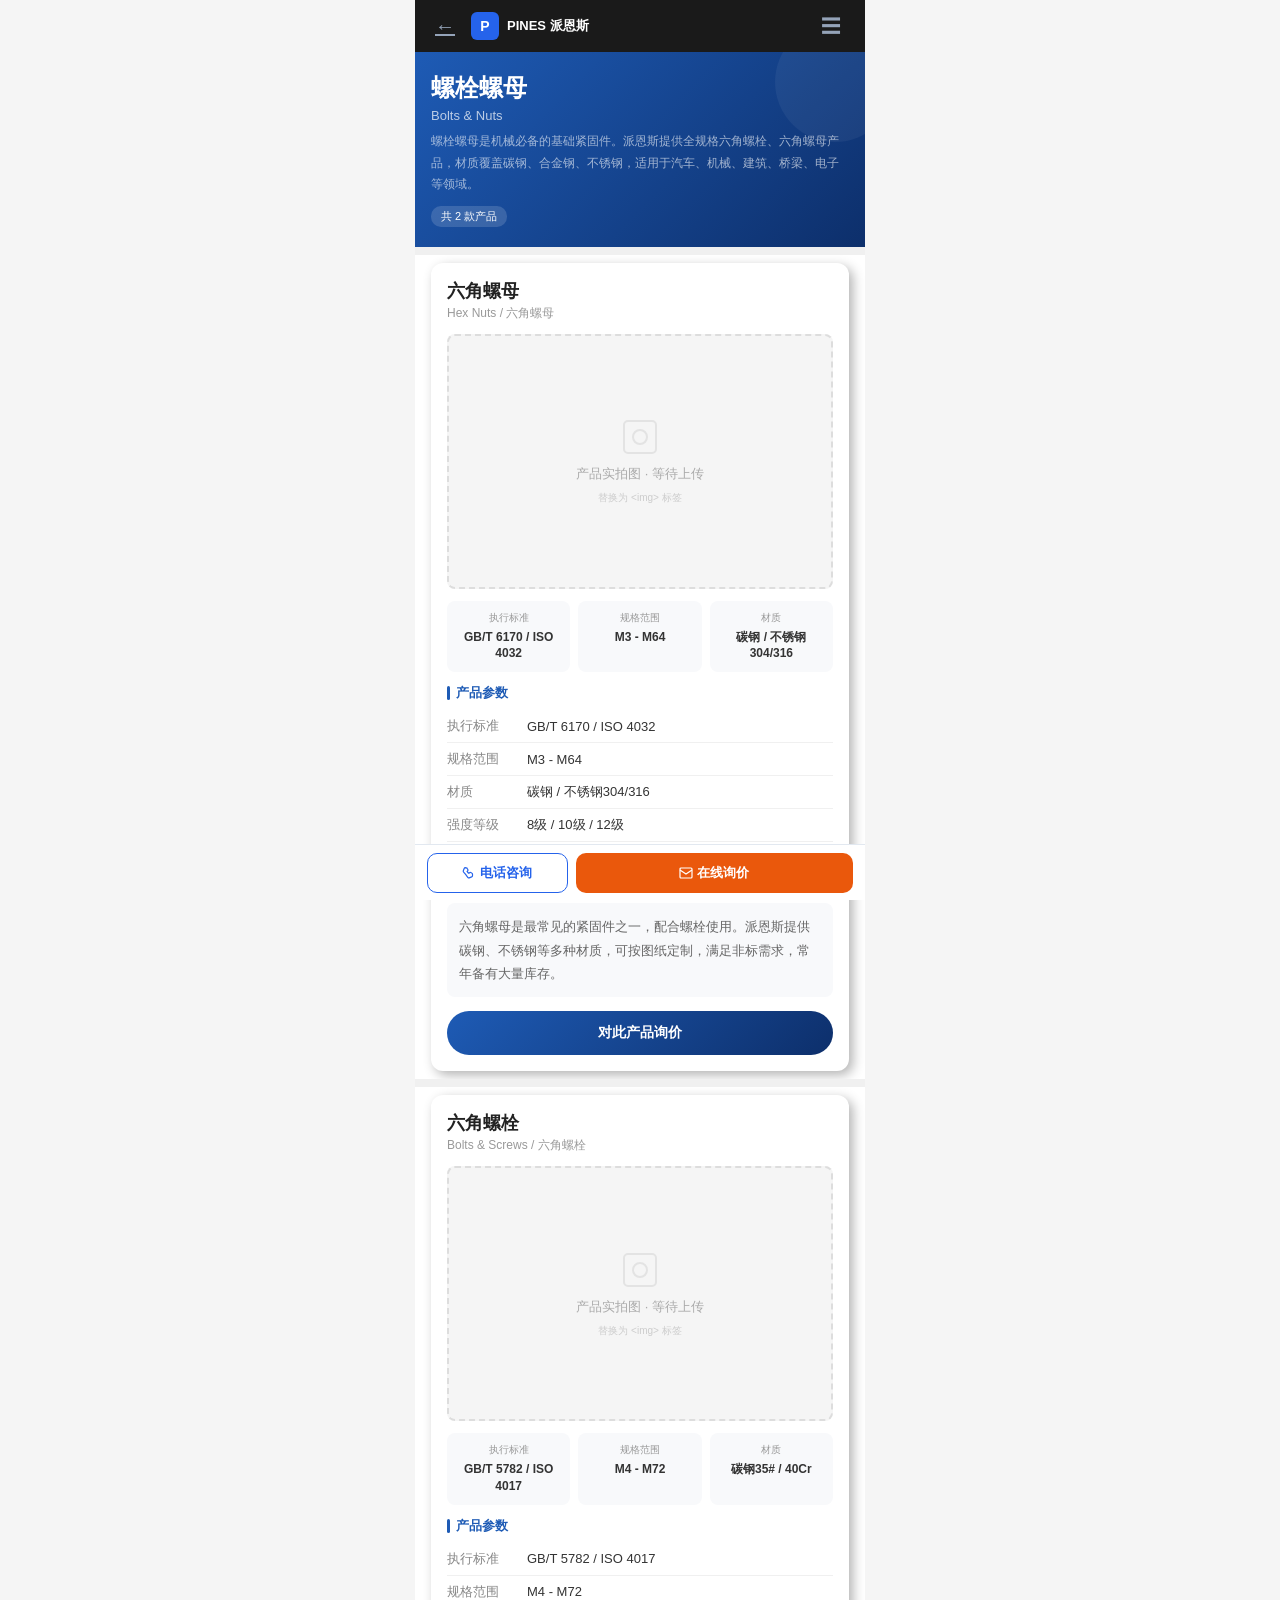
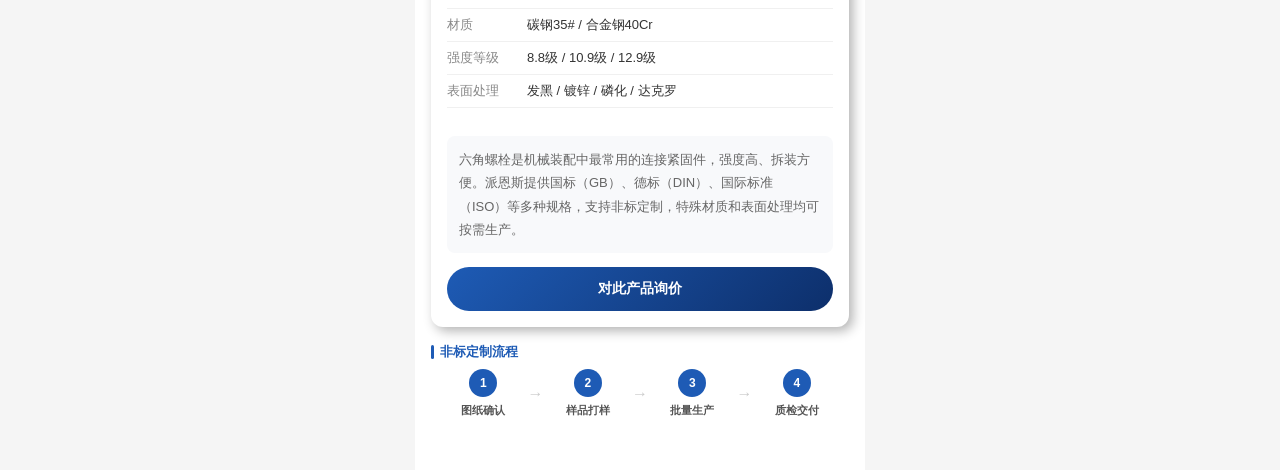
<file: category-bolts.html>
﻿<!DOCTYPE html>
<html lang="zh-CN">
<head>
<meta charset="UTF-8">
<meta name="viewport" content="width=device-width, initial-scale=1.0, maximum-scale=1.0, user-scalable=no">
<title>螺栓螺母 | 派恩斯工业</title>
<style>
*{margin:0;padding:0;box-sizing:border-box}
html,body{width:100%;background:#f5f5f5;font-family:'Microsoft YaHei',Helvetica,Arial,sans-serif;-webkit-font-smoothing:antialiased}
#app{width:100%;max-width:450px;margin:0 auto;background:#fff;min-height:100vh;position:relative;overflow:hidden}

/* 导航栏 */
.nav-bar{position:sticky;top:0;z-index:1000;width:100%;height:52px;background:#1a1a1a;display:flex;align-items:center;padding:0 16px;gap:12px}
.nav-back{color:#94a3b8;font-size:20px;cursor:pointer;padding:4px}
.nav-logo{display:flex;align-items:center;gap:8px}
.nav-logo-icon{width:28px;height:28px;background:#2563eb;border-radius:6px;display:flex;align-items:center;justify-content:center;font-size:14px;font-weight:900;color:#fff}
.nav-logo-text{color:#fff;font-size:13px;font-weight:700}
.nav-menu-btn{color:#94a3b8;font-size:20px;cursor:pointer;margin-left:auto;padding:8px}

/* 品类Hero */
.cat-hero{background:linear-gradient(135deg,#1e5bb5 0%,#0d2f6b 100%);padding:20px 16px;position:relative;overflow:hidden}
.cat-hero::after{content:'';position:absolute;top:-30px;right:-30px;width:120px;height:120px;background:rgba(255,255,255,.05);border-radius:50%}
.cat-hero-name{font-size:24px;font-weight:900;color:#fff;margin-bottom:4px;position:relative;z-index:1}
.cat-hero-en{font-size:13px;color:rgba(255,255,255,.7);margin-bottom:8px;position:relative;z-index:1}
.cat-hero-desc{font-size:12px;color:rgba(255,255,255,.6);line-height:1.8;position:relative;z-index:1}
.cat-hero-count{display:inline-block;background:rgba(255,255,255,.15);color:#fff;font-size:11px;padding:3px 10px;border-radius:10px;margin-top:10px;position:relative;z-index:1}

/* 产品卡片 */
.product-card{background:#fff;margin:8px 16px;border-radius:12px;box-shadow:4px 4px 12px rgba(0,0,0,.3);overflow:hidden;cursor:pointer;transition:transform .2s,box-shadow .2s}
.product-card:hover{transform:translateY(-1px);box-shadow:6px 6px 18px rgba(0,0,0,.35)}
.product-card-header{padding:16px 16px 0}
.product-name{font-size:18px;font-weight:700;color:#222;margin-bottom:2px}
.product-name-en{font-size:12px;color:#999;margin-bottom:12px}
.photo-placeholder{margin:0 16px 12px;padding-bottom:60%;background:#f5f5f5;border:2px dashed #ddd;border-radius:8px;position:relative;overflow:hidden;display:flex;align-items:center;justify-content:center}
.photo-placeholder-inner{position:absolute;top:0;left:0;right:0;bottom:0;display:flex;flex-direction:column;align-items:center;justify-content:center;gap:8px}
.ph-icon{opacity:.3}
.ph-text{font-size:13px;color:#aaa;font-weight:500}
.ph-hint{font-size:10px;color:#ccc}

/* 信息卡片 */
.info-cards{display:flex;gap:8px;padding:0 16px;margin-bottom:12px}
.info-card{flex:1;background:#f8f9fb;border-radius:8px;padding:10px 8px;text-align:center}
.ic-label{font-size:10px;color:#999;margin-bottom:4px}
.ic-value{font-size:12px;color:#333;font-weight:600;line-height:1.4}

/* 规格 */
.spec-section{padding:0 16px 16px}
.spec-title{font-size:13px;font-weight:700;color:#1e5bb5;margin-bottom:8px;display:flex;align-items:center;gap:6px}
.spec-title::before{content:'';display:block;width:3px;height:14px;background:#1e5bb5;border-radius:2px}
.spec-table{width:100%;border-collapse:collapse;margin-bottom:12px}
.spec-table td{padding:7px 0;border-bottom:1px solid #f0f0f0;font-size:13px}
.spec-table td:first-child{color:#888;width:80px;white-space:nowrap}
.spec-table td:last-child{color:#333;font-weight:500}

/* 描述 */
.product-desc{margin:0 16px 14px;padding:12px;background:#f8f9fb;border-radius:8px;font-size:13px;color:#666;line-height:1.8}

/* 询价按钮 */
.inquiry-btn{display:block;width:calc(100% - 32px);margin:0 16px 16px;height:44px;border:none;border-radius:22px;background:linear-gradient(135deg,#1e5bb5,#0d2f6b);color:#fff;font-size:14px;font-weight:700;cursor:pointer}
.inquiry-btn:active{opacity:.85}

/* 产品分隔 */
.product-divider{height:8px;background:#f0f0f0}

/* 定制流程 */
.custom-flow{margin:0 16px 16px;display:flex;gap:8px}
.flow-step{flex:1;text-align:center}
.flow-num{width:28px;height:28px;border-radius:50%;background:#1e5bb5;color:#fff;font-size:12px;font-weight:700;display:flex;align-items:center;justify-content:center;margin:0 auto 6px}
.flow-label{font-size:11px;color:#555;font-weight:600}
.flow-arrow{display:flex;align-items:center;color:#ccc;font-size:16px}

/* Footer */
.footer{background:#1a1a1a;padding:20px 16px 30px;margin-top:8px}
.footer-logo{display:flex;align-items:center;gap:8px;margin-bottom:14px}
.footer-logo-icon{width:36px;height:36px;background:#1e5bb5;border-radius:4px;display:flex;align-items:center;justify-content:center;font-size:20px;font-weight:900;color:#fff}
.footer-logo-text{color:#fff;font-size:16px;font-weight:700}
.footer-logo-sub{color:#888;font-size:11px}
.footer-contact{margin-bottom:14px}
.footer-contact-item{display:flex;align-items:center;gap:8px;padding:6px 0;border-bottom:1px solid #2a2a2a}
.footer-contact-item:last-child{border-bottom:none}
.footer-contact-item .fc-icon{font-size:14px;flex-shrink:0}
.footer-contact-item .fc-text{font-size:12px;color:#bbb;flex:1}
.footer-contact-item .fc-value{font-size:12px;color:#fff;font-weight:600}
.footer-copyright{font-size:10px;color:#555;text-align:center;margin-top:14px;line-height:1.8}

/* 模态框 */
.modal-overlay{position:fixed;top:0;left:0;right:0;bottom:0;background:rgba(0,0,0,.6);z-index:2000;display:flex;align-items:flex-end;justify-content:center;opacity:0;visibility:hidden;transition:opacity .25s,visibility .25s}
.modal-overlay.active{opacity:1;visibility:visible}
.modal-sheet{width:100%;max-width:450px;max-height:85vh;background:#fff;border-radius:16px 16px 0 0;overflow-y:auto;transform:translateY(100%);transition:transform .3s cubic-bezier(.32,.72,0,1)}
.modal-overlay.active .modal-sheet{transform:translateY(0)}
.modal-handle{width:36px;height:4px;background:#ddd;border-radius:2px;margin:12px auto 8px}
.modal-header{display:flex;align-items:center;justify-content:space-between;padding:8px 16px 12px;border-bottom:1px solid #f0f0f0;position:sticky;top:0;background:#fff;z-index:1}
.modal-header h3{font-size:16px;font-weight:700;color:#1e5bb5}
.modal-close{width:32px;height:32px;border:none;background:#f5f5f5;border-radius:50%;font-size:18px;color:#666;cursor:pointer;display:flex;align-items:center;justify-content:center}
.modal-body{padding:16px}
.form-group{margin-bottom:14px}
.form-label{display:block;font-size:13px;color:#555;font-weight:600;margin-bottom:6px}
.form-label .required{color:#e53e3e;margin-left:2px}
.form-input,.form-textarea{width:100%;padding:10px 12px;border:1.5px solid #e2e8f0;border-radius:8px;font-size:14px;color:#333;outline:none;transition:border-color .2s;font-family:inherit}
.form-input:focus,.form-textarea:focus{border-color:#1e5bb5}
.form-textarea{min-height:80px;resize:vertical}
.form-submit{width:100%;height:46px;border:none;border-radius:23px;background:linear-gradient(135deg,#1e5bb5,#0d2f6b);color:#fff;font-size:15px;font-weight:700;cursor:pointer}
.form-success{text-align:center;padding:30px 16px;display:none}
.form-success.show{display:block}
.success-icon{font-size:48px;margin-bottom:12px}
.success-text{font-size:15px;color:#333;font-weight:600;margin-bottom:6px}
.success-sub{font-size:12px;color:#888}
.bottom-placeholder{height:20px}

/* 侧边菜单 */
.menu-overlay{position:fixed;inset:0;background:rgba(0,0,0,.5);z-index:1001;opacity:0;visibility:hidden;transition:opacity .3s}
.menu-overlay.active{opacity:1;visibility:visible}
.menu-panel{position:fixed;top:0;right:0;width:260px;height:100%;background:#1a1a1a;z-index:1002;transform:translateX(100%);transition:transform .3s ease;display:flex;flex-direction:column;padding:60px 0 20px}
.menu-panel.active{transform:translateX(0)}
.menu-close{position:absolute;top:14px;right:16px;color:#94a3b8;font-size:24px;cursor:pointer;line-height:1;padding:4px}
.menu-item{color:#fff;font-size:15px;padding:14px 24px;border-bottom:1px solid rgba(255,255,255,.06);cursor:pointer}
.menu-item span{color:#2563eb;font-size:13px;margin-right:10px}
</style>
</head>
<body>
<div id="app">

<!-- 导航栏 -->
<nav class="nav-bar">
  <a href="index.html" class="nav-back">&#8592;</a>
  <div class="nav-logo">
    <div class="nav-logo-icon">P</div>
    <div class="nav-logo-text">PINES 派恩斯</div>
  </div>
  <div class="nav-menu-btn" onclick="openMenu()">&#9776;</div>
</nav>

<!-- 侧边菜单 -->
<div class="menu-overlay" id="menuOverlay" onclick="closeMenu()"></div>
<div class="menu-panel" id="menuPanel">
  <div class="menu-close" onclick="closeMenu()">&#10005;</div>
  <div class="menu-item" onclick="location.href='index.html'"><span>&#8962;</span>首页</div>
  <div class="menu-item" onclick="location.href='category-pins.html'"><span>&#9733;</span>产品中心</div>
  <div class="menu-item" onclick="location.href='about-cert.html'"><span>&#9878;</span>资质认证</div>
  <div class="menu-item" onclick="location.href='about-production.html'"><span>&#9881;</span>生产实力</div>
  <div class="menu-item" onclick="location.href='about-applications.html'"><span>&#9679;</span>应用案例</div>
  <div class="menu-item" onclick="location.href='about-clients.html'"><span>&#9670;</span>客户案例</div>
</div>

<div class="cat-hero">
  <div class="cat-hero-name">螺栓螺母</div>
  <div class="cat-hero-en">Bolts & Nuts</div>
  <div class="cat-hero-desc">螺栓螺母是机械必备的基础紧固件。派恩斯提供全规格六角螺栓、六角螺母产品，材质覆盖碳钢、合金钢、不锈钢，适用于汽车、机械、建筑、桥梁、电子等领域。</div>
  <span class="cat-hero-count">共 2 款产品</span>
</div>

<div class="product-divider"></div>

<!-- 六角螺母 -->
<div class="product-card">
  <div class="product-card-header">
    <div class="product-name">六角螺母</div>
    <div class="product-name-en">Hex Nuts / 六角螺母</div>
  </div>
  <div class="photo-placeholder">
    <div class="photo-placeholder-inner">
      <svg width="40" height="40" viewBox="0 0 40 40" fill="none" class="ph-icon">
        <rect x="4" y="4" width="32" height="32" rx="4" stroke="#bbb" stroke-width="2"/>
        <circle cx="20" cy="20" r="7" stroke="#bbb" stroke-width="2"/>
      </svg>
      <span class="ph-text">产品实拍图 · 等待上传</span>
      <span class="ph-hint">替换为 &lt;img&gt; 标签</span>
    </div>
  </div>
  <div class="info-cards">
    <div class="info-card"><div class="ic-label">执行标准</div><div class="ic-value">GB/T 6170 / ISO 4032</div></div>
    <div class="info-card"><div class="ic-label">规格范围</div><div class="ic-value">M3 - M64</div></div>
    <div class="info-card"><div class="ic-label">材质</div><div class="ic-value">碳钢 / 不锈钢304/316</div></div>
  </div>
  <div class="spec-section">
    <div class="spec-title">产品参数</div>
    <table class="spec-table">
      <tr><td>执行标准</td><td>GB/T 6170 / ISO 4032</td></tr>
      <tr><td>规格范围</td><td>M3 - M64</td></tr>
      <tr><td>材质</td><td>碳钢 / 不锈钢304/316</td></tr>
      <tr><td>强度等级</td><td>8级 / 10级 / 12级</td></tr>
      <tr><td>表面处理</td><td>本色 / 镀锌 / 发黑 / 达克罗</td></tr>
    </table>
  </div>
  <div class="product-desc">六角螺母是最常见的紧固件之一，配合螺栓使用。派恩斯提供碳钢、不锈钢等多种材质，可按图纸定制，满足非标需求，常年备有大量库存。</div>
  <button class="inquiry-btn" onclick="openInquiry('六角螺母')">对此产品询价</button>
</div>

<div class="product-divider"></div>

<!-- 六角螺栓 -->
<div class="product-card">
  <div class="product-card-header">
    <div class="product-name">六角螺栓</div>
    <div class="product-name-en">Bolts & Screws / 六角螺栓</div>
  </div>
  <div class="photo-placeholder">
    <div class="photo-placeholder-inner">
      <svg width="40" height="40" viewBox="0 0 40 40" fill="none" class="ph-icon">
        <rect x="4" y="4" width="32" height="32" rx="4" stroke="#bbb" stroke-width="2"/>
        <circle cx="20" cy="20" r="7" stroke="#bbb" stroke-width="2"/>
      </svg>
      <span class="ph-text">产品实拍图 · 等待上传</span>
      <span class="ph-hint">替换为 &lt;img&gt; 标签</span>
    </div>
  </div>
  <div class="info-cards">
    <div class="info-card"><div class="ic-label">执行标准</div><div class="ic-value">GB/T 5782 / ISO 4017</div></div>
    <div class="info-card"><div class="ic-label">规格范围</div><div class="ic-value">M4 - M72</div></div>
    <div class="info-card"><div class="ic-label">材质</div><div class="ic-value">碳钢35# / 40Cr</div></div>
  </div>
  <div class="spec-section">
    <div class="spec-title">产品参数</div>
    <table class="spec-table">
      <tr><td>执行标准</td><td>GB/T 5782 / ISO 4017</td></tr>
      <tr><td>规格范围</td><td>M4 - M72</td></tr>
      <tr><td>材质</td><td>碳钢35# / 合金钢40Cr</td></tr>
      <tr><td>强度等级</td><td>8.8级 / 10.9级 / 12.9级</td></tr>
      <tr><td>表面处理</td><td>发黑 / 镀锌 / 磷化 / 达克罗</td></tr>
    </table>
  </div>
  <div class="product-desc">六角螺栓是机械装配中最常用的连接紧固件，强度高、拆装方便。派恩斯提供国标（GB）、德标（DIN）、国际标准（ISO）等多种规格，支持非标定制，特殊材质和表面处理均可按需生产。</div>
  <button class="inquiry-btn" onclick="openInquiry('六角螺栓')">对此产品询价</button>
</div>

<!-- 定制流程 -->
<div style="padding:0 16px 16px;margin-top:16px">
  <div class="spec-title">非标定制流程</div>
  <div class="custom-flow">
    <div class="flow-step">
      <div class="flow-num">1</div>
      <div class="flow-label">图纸确认</div>
    </div>
    <div class="flow-arrow">→</div>
    <div class="flow-step">
      <div class="flow-num">2</div>
      <div class="flow-label">样品打样</div>
    </div>
    <div class="flow-arrow">→</div>
    <div class="flow-step">
      <div class="flow-num">3</div>
      <div class="flow-label">批量生产</div>
    </div>
    <div class="flow-arrow">→</div>
    <div class="flow-step">
      <div class="flow-num">4</div>
      <div class="flow-label">质检交付</div>
    </div>
  </div>
</div>

<!-- 底部固定栏 -->
<div class="bottom-placeholder"></div>
</div><!-- #app -->

<!-- 底部固定栏 -->
<div style="position:fixed;bottom:0;left:50%;transform:translateX(-50%);width:100%;max-width:450px;height:56px;background:#fff;border-top:1px solid #e2e8f0;display:flex;align-items:center;z-index:999">
  <div style="flex:1;display:flex;align-items:center;justify-content:center;gap:4px;height:40px;margin:8px 0 8px 12px;border:1.5px solid #2563eb;border-radius:10px;color:#2563eb;font-size:13px;font-weight:700">
    <svg width="14" height="14" viewBox="0 0 14 14" fill="none"><path d="M3.5 1.5c-.5 0-1 .3-1.2.8l-1 2.5c-.2.5 0 1 .3 1.3 0 0 1.2 1.2 2.2 2.5 1 1.3 2.2 3 2.2 3 .3.3.7.5 1.2.3l2.5-1c.5-.2.8-.7.8-1.2v-1.5c0-.5-.3-1-.8-1.2l-1-.5c-.5-.2-1 0-1.3.3l-.5.5c-.3-.2-.7-.5-1-.8-.3-.3-.6-.7-.8-1l.5-.5c.3-.3.5-.8.3-1.3l-.5-1c-.2-.5-.7-.8-1.2-.8h-1.5z" stroke="currentColor" stroke-width="1.2" fill="none"/></svg>
    电话咨询
  </div>
  <div style="flex:2;display:flex;align-items:center;justify-content:center;gap:4px;height:40px;margin:8px 12px 8px 8px;background:#ea580c;border-radius:10px;color:#fff;font-size:13px;font-weight:700;cursor:pointer" onclick="openInquiryForm()">
    <svg width="14" height="14" viewBox="0 0 14 14" fill="none"><rect x="1" y="2" width="12" height="10" rx="1" stroke="white" stroke-width="1.2" fill="none"/><path d="M1 4l6 4 6-4" stroke="white" stroke-width="1.2" fill="none"/></svg>
    在线询价
  </div>
</div>

<!-- 询价模态框 -->
<div class="modal-overlay" id="modalOverlay">
  <div class="modal-sheet" id="modalSheet">
    <div class="modal-handle"></div>
    <div class="modal-header">
      <h3 id="modalTitle">询价咨询</h3>
      <button class="modal-close" id="modalClose" onclick="closeModal()">&#10005;</button>
    </div>
    <div class="modal-body" id="modalBody"></div>
  </div>
</div>

<script>
function openMenu(){
  document.getElementById('menuPanel').classList.add('active');
  document.getElementById('menuOverlay').classList.add('active');
  document.body.style.overflow='hidden';
}
function closeMenu(){
  document.getElementById('menuPanel').classList.remove('active');
  document.getElementById('menuOverlay').classList.remove('active');
  document.body.style.overflow='';
}
function openInquiry(productName) {
  document.getElementById('modalTitle').textContent = '询价咨询 - ' + productName;
  document.getElementById('modalBody').innerHTML =
    '<div class="form-group"><label class="form-label">询价产品</label><input class="form-input" id="inqProduct" value="' + productName + '" readonly></div>' +
    '<div class="form-group"><label class="form-label">公司名称 <span class="required">*</span></label><input class="form-input" id="inqCompany" placeholder="请输入公司名称"></div>' +
    '<div class="form-group"><label class="form-label">采购数量</label><input class="form-input" id="inqQty" placeholder="如：10000件/月"></div>' +
    '<div class="form-group"><label class="form-label">需求描述 <span class="required">*</span></label><textarea class="form-textarea" id="inqDesc" placeholder="请描述产品需求、材质、规格、表面处理"></textarea></div>' +
    '<div class="form-group"><label class="form-label">联系人 <span class="required">*</span></label><input class="form-input" id="inqContact" placeholder="请填写"></div>' +
    '<div class="form-group"><label class="form-label">联系电话 <span class="required">*</span></label><input class="form-input" id="inqPhone" placeholder="手机或座机" type="tel"></div>' +
    '<button class="form-submit" onclick="submitInquiry()">提交询价</button>' +
    '<div class="form-success" id="formSuccess"><div style="font-size:48px;margin-bottom:12px">&#10004;</div><div class="success-text">询价已成功提交</div><div class="success-sub">我们将在1个工作日内尽快与您联系</div></div>';
  document.getElementById('modalOverlay').classList.add('active');
  document.body.style.overflow='hidden';
}
function openInquiryForm() {
  document.getElementById('modalTitle').textContent = '询价咨询';
  document.getElementById('modalBody').innerHTML =
    '<div class="form-group"><label class="form-label">感兴趣的产品</label><input class="form-input" id="inqProduct" placeholder="如：六角螺母M10"></div>' +
    '<div class="form-group"><label class="form-label">公司名称 <span class="required">*</span></label><input class="form-input" id="inqCompany" placeholder="请输入公司名称"></div>' +
    '<div class="form-group"><label class="form-label">采购数量</label><input class="form-input" id="inqQty" placeholder="如：10000件/月"></div>' +
    '<div class="form-group"><label class="form-label">需求描述 <span class="required">*</span></label><textarea class="form-textarea" id="inqDesc" placeholder="请描述产品需求、材质、规格、表面处理"></textarea></div>' +
    '<div class="form-group"><label class="form-label">联系人 <span class="required">*</span></label><input class="form-input" id="inqContact" placeholder="请填写"></div>' +
    '<div class="form-group"><label class="form-label">联系电话 <span class="required">*</span></label><input class="form-input" id="inqPhone" placeholder="手机或座机" type="tel"></div>' +
    '<button class="form-submit" onclick="submitInquiry()">提交询价</button>' +
    '<div class="form-success" id="formSuccess"><div style="font-size:48px;margin-bottom:12px">&#10004;</div><div class="success-text">询价已成功提交</div><div class="success-sub">我们将在1个工作日内尽快与您联系</div></div>';
  document.getElementById('modalOverlay').classList.add('active');
  document.body.style.overflow='hidden';
}
function submitInquiry() {
  var company = document.getElementById('inqCompany').value.trim();
  var desc = document.getElementById('inqDesc').value.trim();
  var contact = document.getElementById('inqContact').value.trim();
  var phone = document.getElementById('inqPhone').value.trim();
  if (!company) { alert('请填写公司名称'); return; }
  if (!desc) { alert('请填写需求描述'); return; }
  if (!contact) { alert('请填写联系人'); return; }
  if (!phone) { alert('请填写联系电话'); return; }
  document.getElementById('formSuccess').classList.add('show');
  var btns = document.getElementById('modalBody').querySelectorAll('.form-submit');
  if (btns.length) btns[btns.length-1].style.display = 'none';
  var groups = document.getElementById('modalBody').querySelectorAll('.form-group');
  groups.forEach(function(g) { g.style.display = 'none'; });
}
function closeModal() {
  document.getElementById('modalOverlay').classList.remove('active');
  document.body.style.overflow = '';
  var fs = document.getElementById('formSuccess');
  if (fs) fs.classList.remove('show');
}
document.getElementById('modalOverlay').addEventListener('click', function(e) {
  if (e.target === this) closeModal();
});
</script>
</body>
</html>
</file>
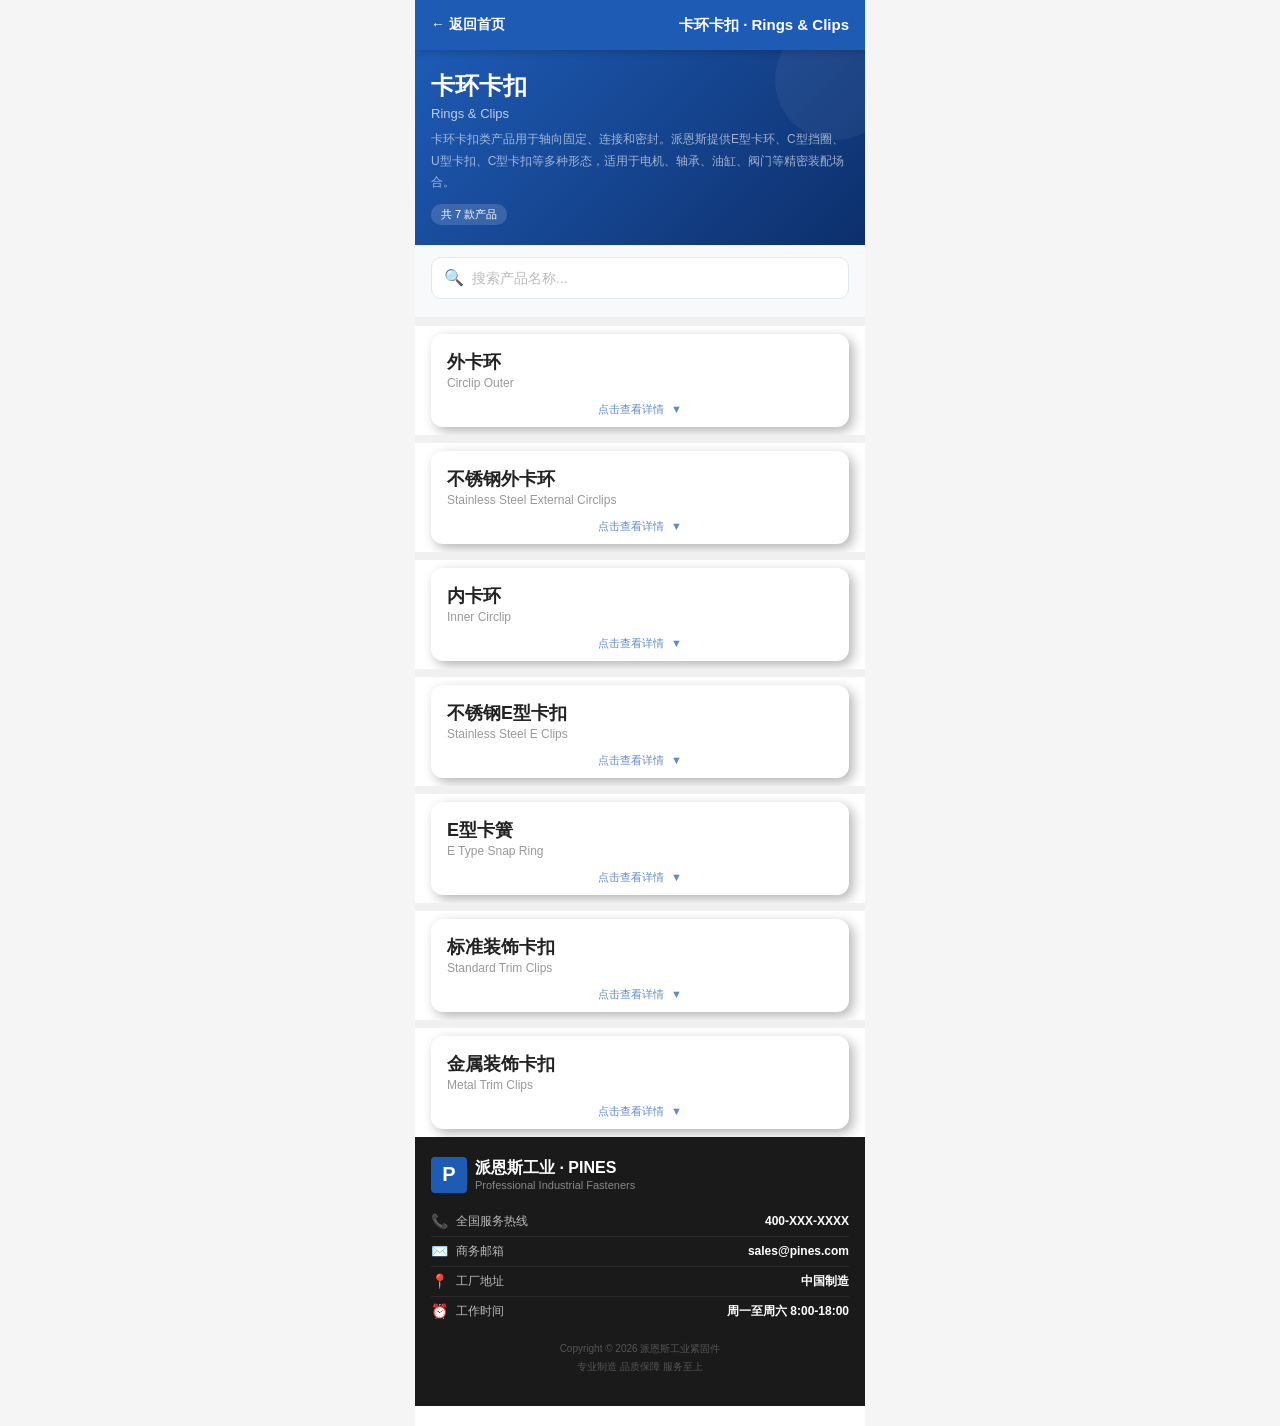
<file: category-clips.html>
﻿<!DOCTYPE html>
<html lang="zh-CN">
<head>
<meta charset="UTF-8">
<meta name="viewport" content="width=device-width, initial-scale=1.0, maximum-scale=1.0, user-scalable=no">
<title>卡环卡扣 - 派恩斯工业紧固件</title>
<style>
    * { margin: 0; padding: 0; box-sizing: border-box; }

    html, body {
      width: 100%;
      background: #f5f5f5;
      font-family: 'Microsoft YaHei', Helvetica, Arial, sans-serif;
      -webkit-font-smoothing: antialiased;
    }

    #app {
      width: 100%;
      max-width: 450px;
      margin: 0 auto;
      background: #fff;
      min-height: 100vh;
      position: relative;
      overflow: hidden;
    }

    /* 导航栏 */
    .nav-bar {
      position: sticky; top: 0; z-index: 1000;
      width: 100%; height: 50px;
      background: #1e5bb5;
      display: flex; align-items: center; justify-content: space-between;
      padding: 0 16px;
      box-shadow: 0 2px 8px rgba(0,0,0,0.2);
    }
    .nav-back {
      color: #fff; font-size: 14px; font-weight: 600; cursor: pointer;
      text-decoration: none; display: flex; align-items: center; gap: 4px;
    }
    .nav-back:active { opacity: 0.7; }
    .nav-logo { display: flex; align-items: center; gap: 8px; }
    .nav-logo-icon {
      width: 32px; height: 32px; background: #fff;
      border-radius: 4px;
      display: flex; align-items: center; justify-content: center;
      font-size: 18px; font-weight: 900; color: #1e5bb5; letter-spacing: -1px;
    }
    .nav-logo-text { color: #fff; font-size: 16px; font-weight: 700; letter-spacing: 1px; }
    .nav-menu-btn { color: #fff; font-size: 22px; cursor: pointer; line-height: 1; }
    .nav-title { color: #fff; font-size: 15px; font-weight: 700; }

    /* 品类Hero */
    .cat-hero {
      background: linear-gradient(135deg, #1e5bb5 0%, #0d2f6b 100%);
      padding: 20px 16px;
      position: relative; overflow: hidden;
    }
    .cat-hero::after {
      content: '';
      position: absolute; top: -30px; right: -30px;
      width: 120px; height: 120px;
      background: rgba(255,255,255,0.05); border-radius: 50%;
    }
    .cat-hero-name { font-size: 24px; font-weight: 900; color: #fff; margin-bottom: 4px; position: relative; z-index: 1; }
    .cat-hero-en { font-size: 13px; color: rgba(255,255,255,0.7); margin-bottom: 8px; position: relative; z-index: 1; }
    .cat-hero-desc { font-size: 12px; color: rgba(255,255,255,0.6); line-height: 1.8; position: relative; z-index: 1; }
    .cat-hero-count {
      display: inline-block; background: rgba(255,255,255,0.15);
      color: #fff; font-size: 11px; padding: 3px 10px; border-radius: 10px;
      margin-top: 10px; position: relative; z-index: 1;
    }

    /* 搜索框 */
    .search-bar {
      padding: 12px 16px;
      background: #f8f9fb;
      border-bottom: 1px solid #eee;
      position: sticky; top: 50px; z-index: 999;
    }
    .search-input-wrap {
      display: flex; align-items: center;
      background: #fff; border: 1.5px solid #e2e8f0;
      border-radius: 10px; padding: 0 12px;
      height: 42px;
    }
    .search-input-wrap:focus-within { border-color: #1e5bb5; }
    .search-icon { font-size: 16px; color: #999; margin-right: 8px; }
    .search-input {
      flex: 1; border: none; outline: none;
      font-size: 14px; color: #333;
      background: transparent;
    }
    .search-input::placeholder { color: #bbb; }
    .search-clear {
      font-size: 14px; color: #ccc; cursor: pointer;
      padding: 4px; display: none;
    }
    .search-clear.show { display: block; }
    .search-count {
      font-size: 12px; color: #888; text-align: center;
      padding: 6px 0 0;
    }
    .no-result {
      text-align: center; padding: 40px 16px; color: #999;
      font-size: 14px; display: none;
    }
    .no-result.show { display: block; }

    /* 产品卡片 */
    .product-card {
      background: #fff; margin: 8px 16px; border-radius: 12px;
      box-shadow: 4px 4px 12px rgba(0,0,0,.3);
      overflow: hidden; cursor: pointer;
      transition: transform .2s, box-shadow .2s;
    }
    .product-card:hover { transform:translateY(-1px); box-shadow: 6px 6px 18px rgba(0,0,0,.35); }
    .product-card:active { transform:scale(.97); }
    .product-card-header { padding: 16px 16px 0; }
    .product-name { font-size: 18px; font-weight: 700; color: #222; margin-bottom: 2px; }
    .product-name-en { font-size: 12px; color: #999; margin-bottom: 12px; }

    /* 折叠内容 */
    .product-card-body {
      max-height: 0; overflow: hidden;
      transition: max-height .35s ease-out, opacity .25s;
      opacity: 0;
    }
    .product-card.expanded .product-card-body {
      max-height: 1200px; opacity: 1;
      transition: max-height .4s ease-in, opacity .25s .05s;
    }
    .expand-hint {
      text-align: center; font-size: 11px; color: #1e5bb5;
      padding: 0 16px 10px; font-weight: 500;
      opacity: .7;
    }
    .product-card.expanded .expand-hint { display: none; }
    .expand-arrow {
      display: inline-block; margin-left: 4px;
      transition: transform .3s;
    }
    .product-card.expanded .expand-arrow {
      transform: rotate(180deg);
    }

    /* 产品图 */
    .product-img {
      margin: 0 16px 12px;
      width: calc(100% - 32px);
      aspect-ratio: 4/3;
      object-fit: cover;
      border-radius: 8px;
      display: block;
      background: #f5f5f5;
    }
    .photo-placeholder {
      margin: 0 16px 12px; height: 0; padding-bottom: 60%;
      background: #f5f5f5; border: 2px dashed #ddd; border-radius: 8px;
      position: relative; overflow: hidden;
      display: flex; align-items: center; justify-content: center;
    }
    .photo-placeholder-inner {
      position: absolute; top: 0; left: 0; right: 0; bottom: 0;
      display: flex; flex-direction: column;
      align-items: center; justify-content: center; gap: 8px;
    }
    .photo-placeholder .ph-icon { opacity: 0.3; }
    .photo-placeholder .ph-text { font-size: 13px; color: #aaa; font-weight: 500; }
    .photo-placeholder .ph-hint { font-size: 10px; color: #ccc; }

    /* 信息卡片行 */
    .info-cards { display: flex; gap: 8px; padding: 0 16px; margin-bottom: 12px; }
    .info-card {
      flex: 1; background: #f8f9fb; border-radius: 8px;
      padding: 10px 8px; text-align: center;
    }
    .info-card .ic-label { font-size: 10px; color: #999; margin-bottom: 4px; }
    .info-card .ic-value { font-size: 12px; color: #333; font-weight: 600; line-height: 1.4; }

    /* 规格表 */
    .spec-section { padding: 0 16px 16px; }
    .spec-title { font-size: 13px; font-weight: 700; color: #1e5bb5; margin-bottom: 8px; display: flex; align-items: center; gap: 6px; }
    .spec-title::before { content: ''; display: block; width: 3px; height: 14px; background: #1e5bb5; border-radius: 2px; }
    .spec-table { width: 100%; border-collapse: collapse; margin-bottom: 12px; }
    .spec-table td { padding: 7px 0; border-bottom: 1px solid #f0f0f0; font-size: 13px; }
    .spec-table td:first-child { color: #888; width: 80px; white-space: nowrap; }
    .spec-table td:last-child { color: #333; font-weight: 500; }

    /* 描述 */
    .product-desc {
      margin: 0 16px 14px; padding: 12px; background: #f8f9fb;
      border-radius: 8px; font-size: 13px; color: #666; line-height: 1.8;
    }

    /* 询价按钮 */
    .inquiry-btn {
      display: block; width: calc(100% - 32px); margin: 0 16px 16px;
      height: 44px; border: none; border-radius: 22px;
      background: linear-gradient(135deg, #1e5bb5, #0d2f6b);
      color: #fff; font-size: 14px; font-weight: 700; cursor: pointer;
    }
    .inquiry-btn:active { opacity: 0.85; }

    /* 产品分隔 */
    .product-divider { height: 8px; background: #f0f0f0; }

    /* 定制流程 */
    .custom-flow {
      margin: 0 16px 16px;
      display: flex; gap: 8px;
    }
    .flow-step {
      flex: 1; text-align: center;
    }
    .flow-num {
      width: 28px; height: 28px; border-radius: 50%;
      background: #1e5bb5; color: #fff;
      font-size: 12px; font-weight: 700;
      display: flex; align-items: center; justify-content: center;
      margin: 0 auto 6px;
    }
    .flow-label { font-size: 11px; color: #555; font-weight: 600; }
    .flow-arrow {
      display: flex; align-items: center; color: #ccc; font-size: 16px;
    }

    /* Footer */
    .footer { background: #1a1a1a; padding: 20px 16px 30px; margin-top: 8px; }
    .footer-logo { display: flex; align-items: center; gap: 8px; margin-bottom: 14px; }
    .footer-logo-icon {
      width: 36px; height: 36px; background: #1e5bb5; border-radius: 4px;
      display: flex; align-items: center; justify-content: center;
      font-size: 20px; font-weight: 900; color: #fff;
    }
    .footer-logo-text { color: #fff; font-size: 16px; font-weight: 700; }
    .footer-logo-sub { color: #888; font-size: 11px; }
    .footer-contact { margin-bottom: 14px; }
    .footer-contact-item { display: flex; align-items: center; gap: 8px; padding: 6px 0; border-bottom: 1px solid #2a2a2a; }
    .footer-contact-item:last-child { border-bottom: none; }
    .footer-contact-item .fc-icon { font-size: 14px; flex-shrink: 0; }
    .footer-contact-item .fc-text { font-size: 12px; color: #bbb; flex: 1; }
    .footer-contact-item .fc-value { font-size: 12px; color: #fff; font-weight: 600; }
    .footer-copyright { font-size: 10px; color: #555; text-align: center; margin-top: 14px; line-height: 1.8; }

    /* 弹窗 */
    .modal-overlay { position:fixed;top:0;left:0;right:0;bottom:0;background:rgba(0,0,0,0.6);z-index:2000;display:flex;align-items:flex-end;justify-content:center;opacity:0;visibility:hidden;transition:opacity .25s,visibility .25s; }
    .modal-overlay.active { opacity:1;visibility:visible; }
    .modal-sheet { width:100%;max-width:450px;max-height:85vh;background:#fff;border-radius:16px 16px 0 0;overflow-y:auto;transform:translateY(100%);transition:transform .3s cubic-bezier(.32,.72,0,1); }
    .modal-overlay.active .modal-sheet { transform:translateY(0); }
    .modal-handle { width:36px;height:4px;background:#ddd;border-radius:2px;margin:12px auto 8px; }
    .modal-header { display:flex;align-items:center;justify-content:space-between;padding:8px 16px 12px;border-bottom:1px solid #f0f0f0;position:sticky;top:0;background:#fff;z-index:1; }
    .modal-header h3 { font-size:16px;font-weight:700;color:#1e5bb5; }
    .modal-close { width:32px;height:32px;border:none;background:#f5f5f5;border-radius:50%;font-size:18px;color:#666;cursor:pointer;display:flex;align-items:center;justify-content:center; }
    .modal-body { padding:16px; }
    .form-group { margin-bottom:14px; }
    .form-label { display:block;font-size:13px;color:#555;font-weight:600;margin-bottom:6px; }
    .form-label .required { color:#e53e3e;margin-left:2px; }
    .form-input,.form-textarea { width:100%;padding:10px 12px;border:1.5px solid #e2e8f0;border-radius:8px;font-size:14px;color:#333;outline:none;transition:border-color .2s;font-family:inherit; }
    .form-input:focus,.form-textarea:focus { border-color:#1e5bb5; }
    .form-textarea { min-height:80px;resize:vertical; }
    .form-submit { width:100%;height:46px;border:none;border-radius:23px;background:linear-gradient(135deg,#1e5bb5,#0d2f6b);color:#fff;font-size:15px;font-weight:700;cursor:pointer; }
    .form-success { text-align:center;padding:30px 16px;display:none; }
    .form-success.show { display:block; }
    .form-success .success-icon { font-size:48px;margin-bottom:12px; }
    .form-success .success-text { font-size:15px;color:#333;font-weight:600;margin-bottom:6px; }
    .form-success .success-sub { font-size:12px;color:#888; }

    .bottom-placeholder { height: 20px; }
  </style></head>
<body>
<div id="app">
<nav class="nav-bar"><a class="nav-back" href="index.html">← 返回首页</a><span class="nav-title">卡环卡扣 · Rings & Clips</span></nav>
<div class="cat-hero"><div class="cat-hero-name">卡环卡扣</div><div class="cat-hero-en">Rings & Clips</div><div class="cat-hero-desc">卡环卡扣类产品用于轴向固定、连接和密封。派恩斯提供E型卡环、C型挡圈、U型卡扣、C型卡扣等多种形态，适用于电机、轴承、油缸、阀门等精密装配场合。</div><span class="cat-hero-count">共 7 款产品</span></div>
<div class="search-bar"><div class="search-input-wrap"><span class="search-icon">🔍</span><input type="text" class="search-input" id="searchInput" placeholder="搜索产品名称..."><span class="search-clear" id="searchClear">✕</span></div><div class="search-count" id="searchCount"></div><div class="no-result" id="noResult">未找到匹配的产品</div></div>
<div class="product-divider"></div><div class="product-card" data-name="外卡环 circlip outer" onclick="toggleCard(this)"><div class="product-card-header"><div class="product-name">外卡环</div><div class="product-name-en">Circlip Outer</div></div><div class="expand-hint">点击查看详情 <span class="expand-arrow">▼</span></div><div class="product-card-body" onclick="event.stopPropagation()"><img class="product-img" src="images/clips-1.jpg" alt="外卡环"><div class="info-cards"><div class="info-card"><div class="ic-label">标准</div><div class="ic-value">DIN 471 / GB/T 894.1</div></div><div class="info-card"><div class="ic-label">用途</div><div class="ic-value">轴上零件轴向限位</div></div><div class="info-card"><div class="ic-label">特点</div><div class="ic-value">紧凑 高承载力</div></div></div><div class="spec-section"><div class="spec-title">技术参数</div><table class="spec-table"><tr><td>类型</td><td>外卡环（轴用挡圈）</td></tr><tr><td>执行标准</td><td>DIN 471 / GB/T 894.1</td></tr><tr><td>材质</td><td>65Mn弹簧钢 / 不锈钢</td></tr><tr><td>热处理</td><td>淬火 回火 HRC 47-54</td></tr></table></div><div class="product-desc">外卡环（轴用挡圈）安装在轴槽中，用于限制轴承、齿轮等零部件在轴上的轴向位移。结构紧凑，承载能力强，是机械传动系统常用固定元件。</div><button class="inquiry-btn" onclick="openInquiry('外卡环')">📋 对该产品询价</button></div></div><div class="product-divider"></div><div class="product-card" data-name="不锈钢外卡环 stainless steel external circlips" onclick="toggleCard(this)"><div class="product-card-header"><div class="product-name">不锈钢外卡环</div><div class="product-name-en">Stainless Steel External Circlips</div></div><div class="expand-hint">点击查看详情 <span class="expand-arrow">▼</span></div><div class="product-card-body" onclick="event.stopPropagation()"><img class="product-img" src="images/clips-2.jpg" alt="不锈钢外卡环"><div class="info-cards"><div class="info-card"><div class="ic-label">材质</div><div class="ic-value">不锈钢301/304</div></div><div class="info-card"><div class="ic-label">优势</div><div class="ic-value">耐腐蚀</div></div><div class="info-card"><div class="ic-label">应用</div><div class="ic-value">食品/医疗/海洋</div></div></div><div class="spec-section"><div class="spec-title">技术参数</div><table class="spec-table"><tr><td>类型</td><td>不锈钢外卡环</td></tr><tr><td>执行标准</td><td>DIN 471 / DIN 984</td></tr><tr><td>材质</td><td>不锈钢301 / 304 / 17-7PH</td></tr><tr><td>硬度</td><td>HRC 47-55</td></tr></table></div><div class="product-desc">不锈钢外卡环在普通外卡环基础上升级为不锈钢材质，具备优异的耐腐蚀能力。适用于食品设备、医疗器械、海洋工程等对材料有特殊要求的领域。</div><button class="inquiry-btn" onclick="openInquiry('不锈钢外卡环')">📋 对该产品询价</button></div></div><div class="product-divider"></div><div class="product-card" data-name="内卡环 inner circlip" onclick="toggleCard(this)"><div class="product-card-header"><div class="product-name">内卡环</div><div class="product-name-en">Inner Circlip</div></div><div class="expand-hint">点击查看详情 <span class="expand-arrow">▼</span></div><div class="product-card-body" onclick="event.stopPropagation()"><img class="product-img" src="images/clips-3.jpg" alt="内卡环"><div class="info-cards"><div class="info-card"><div class="ic-label">标准</div><div class="ic-value">DIN 472 / GB/T 893.1</div></div><div class="info-card"><div class="ic-label">用途</div><div class="ic-value">孔内零件固定</div></div><div class="info-card"><div class="ic-label">应用</div><div class="ic-value">齿轮箱/电机/泵体</div></div></div><div class="spec-section"><div class="spec-title">技术参数</div><table class="spec-table"><tr><td>类型</td><td>内卡环（孔用挡圈）</td></tr><tr><td>执行标准</td><td>DIN 472 / GB/T 893.1</td></tr><tr><td>材质</td><td>65Mn弹簧钢 / 不锈钢</td></tr><tr><td>硬度</td><td>HRC 44-53</td></tr></table></div><div class="product-desc">内卡环（孔用挡圈）安装在孔槽内部，用于固定孔内的轴承、衬套等组件。广泛应用于齿轮箱、电机壳体、泵体等设备的内部固定与限位。</div><button class="inquiry-btn" onclick="openInquiry('内卡环')">📋 对该产品询价</button></div></div><div class="product-divider"></div><div class="product-card" data-name="不锈钢e型卡扣 stainless steel e clips" onclick="toggleCard(this)"><div class="product-card-header"><div class="product-name">不锈钢E型卡扣</div><div class="product-name-en">Stainless Steel E Clips</div></div><div class="expand-hint">点击查看详情 <span class="expand-arrow">▼</span></div><div class="product-card-body" onclick="event.stopPropagation()"><img class="product-img" src="images/clips-4.jpg" alt="不锈钢E型卡扣"><div class="info-cards"><div class="info-card"><div class="ic-label">类型</div><div class="ic-value">E型侧装</div></div><div class="info-card"><div class="ic-label">材质</div><div class="ic-value">不锈钢304/316</div></div><div class="info-card"><div class="ic-label">优势</div><div class="ic-value">快装 耐腐 免工具</div></div></div><div class="spec-section"><div class="spec-title">技术参数</div><table class="spec-table"><tr><td>类型</td><td>E型卡扣（E-Clip）</td></tr><tr><td>材质</td><td>不锈钢304 / 316</td></tr><tr><td>安装方式</td><td>侧装 推入式</td></tr><tr><td>特点</td><td>快速安装 免工具</td></tr></table></div><div class="product-desc">不锈钢E型卡扣采用E形侧装结构，可直接推入轴槽完成安装，无需专用工具。不锈钢材质确保在潮湿环境下长期使用不锈蚀。</div><button class="inquiry-btn" onclick="openInquiry('不锈钢E型卡扣')">📋 对该产品询价</button></div></div><div class="product-divider"></div><div class="product-card" data-name="e型卡簧 e type snap ring" onclick="toggleCard(this)"><div class="product-card-header"><div class="product-name">E型卡簧</div><div class="product-name-en">E Type Snap Ring</div></div><div class="expand-hint">点击查看详情 <span class="expand-arrow">▼</span></div><div class="product-card-body" onclick="event.stopPropagation()"><img class="product-img" src="images/clips-5.jpg" alt="E型卡簧"><div class="info-cards"><div class="info-card"><div class="ic-label">类型</div><div class="ic-value">E型卡簧</div></div><div class="info-card"><div class="ic-label">材质</div><div class="ic-value">弹簧钢/不锈钢</div></div><div class="info-card"><div class="ic-label">优势</div><div class="ic-value">单手快装</div></div></div><div class="spec-section"><div class="spec-title">技术参数</div><table class="spec-table"><tr><td>类型</td><td>E型卡簧（E-Ring）</td></tr><tr><td>材质</td><td>65Mn弹簧钢 / 不锈钢</td></tr><tr><td>安装方式</td><td>侧向推入轴槽</td></tr><tr><td>特点</td><td>单手操作 快速装卸</td></tr></table></div><div class="product-desc">E型卡簧以独特的E形截面设计实现轴上零件的快速轴向定位。安装简便、可靠性高，常用于电机轴、连杆机构及小型机械装置的固定。</div><button class="inquiry-btn" onclick="openInquiry('E型卡簧')">📋 对该产品询价</button></div></div><div class="product-divider"></div><div class="product-card" data-name="标准装饰卡扣 standard trim clips" onclick="toggleCard(this)"><div class="product-card-header"><div class="product-name">标准装饰卡扣</div><div class="product-name-en">Standard Trim Clips</div></div><div class="expand-hint">点击查看详情 <span class="expand-arrow">▼</span></div><div class="product-card-body" onclick="event.stopPropagation()"><img class="product-img" src="images/clips-6.jpg" alt="标准装饰卡扣"><div class="info-cards"><div class="info-card"><div class="ic-label">类型</div><div class="ic-value">装饰卡扣</div></div><div class="info-card"><div class="ic-label">材质</div><div class="ic-value">尼龙/金属</div></div><div class="info-card"><div class="ic-label">应用</div><div class="ic-value">汽车/家电面板</div></div></div><div class="spec-section"><div class="spec-title">技术参数</div><table class="spec-table"><tr><td>类型</td><td>装饰卡扣（Trim Clip）</td></tr><tr><td>材质</td><td>尼龙PA66 / POM / 金属</td></tr><tr><td>安装方式</td><td>按压式 快速嵌入</td></tr><tr><td>应用</td><td>汽车内饰 家电面板</td></tr></table></div><div class="product-desc">标准装饰卡扣用于面板与框架之间的快速固定连接，广泛用于汽车内饰板、家电外壳、设备护罩等塑料件的装配固定。</div><button class="inquiry-btn" onclick="openInquiry('标准装饰卡扣')">📋 对该产品询价</button></div></div><div class="product-divider"></div><div class="product-card" data-name="金属装饰卡扣 metal trim clips" onclick="toggleCard(this)"><div class="product-card-header"><div class="product-name">金属装饰卡扣</div><div class="product-name-en">Metal Trim Clips</div></div><div class="expand-hint">点击查看详情 <span class="expand-arrow">▼</span></div><div class="product-card-body" onclick="event.stopPropagation()"><img class="product-img" src="images/clips-7.jpg" alt="金属装饰卡扣"><div class="info-cards"><div class="info-card"><div class="ic-label">材质</div><div class="ic-value">碳钢/不锈钢</div></div><div class="info-card"><div class="ic-label">特点</div><div class="ic-value">高强 耐温</div></div><div class="info-card"><div class="ic-label">应用</div><div class="ic-value">钣金/设备外壳</div></div></div><div class="spec-section"><div class="spec-title">技术参数</div><table class="spec-table"><tr><td>类型</td><td>金属装饰卡扣</td></tr><tr><td>材质</td><td>碳钢 / 不锈钢</td></tr><tr><td>表面处理</td><td>镀锌 / 铬酸盐钝化</td></tr><tr><td>特点</td><td>高强度 耐高温</td></tr></table></div><div class="product-desc">金属装饰卡扣采用金属冲压成型工艺，强度高于塑料卡扣，适用于需要更高固定力和耐用性的场合，如汽车钣金件固定、设备外壳连接等。</div><button class="inquiry-btn" onclick="openInquiry('金属装饰卡扣')">📋 对该产品询价</button></div></div><div class="footer"><div class="footer-logo"><div class="footer-logo-icon">P</div><div><div class="footer-logo-text">派恩斯工业 · PINES</div><div class="footer-logo-sub">Professional Industrial Fasteners</div></div></div><div class="footer-contact"><div class="footer-contact-item"><span class="fc-icon">📞</span><span class="fc-text">全国服务热线</span><span class="fc-value">400-XXX-XXXX</span></div><div class="footer-contact-item"><span class="fc-icon">✉️</span><span class="fc-text">商务邮箱</span><span class="fc-value">sales@pines.com</span></div><div class="footer-contact-item"><span class="fc-icon">📍</span><span class="fc-text">工厂地址</span><span class="fc-value">中国制造</span></div><div class="footer-contact-item"><span class="fc-icon">⏰</span><span class="fc-text">工作时间</span><span class="fc-value">周一至周六 8:00-18:00</span></div></div><div class="footer-copyright">Copyright © 2026 派恩斯工业紧固件<br>专业制造 品质保障 服务至上</div></div><div class="bottom-placeholder"></div>
</div><!-- #app -->
<div class="modal-overlay" id="modalOverlay">
  <div class="modal-sheet" id="modalSheet">
    <div class="modal-handle"></div>
    <div class="modal-header">
      <h3 id="modalTitle">在线询价</h3>
      <button class="modal-close" id="modalClose">✕</button>
    </div>
    <div class="modal-body" id="modalBody"></div>
  </div>
</div><script>
var modalOverlay = document.getElementById('modalOverlay');
var modalBody = document.getElementById('modalBody');
var modalTitle = document.getElementById('modalTitle');
var modalClose = document.getElementById('modalClose');

function openInquiry(productName) {
  modalTitle.textContent = '在线询价 - ' + productName;
  modalBody.innerHTML =
    '<div class="form-group"><label class="form-label">询价产品</label><input class="form-input" id="inqProduct" value="' + productName + '" readonly></div>' +
    '<div class="form-group"><label class="form-label">公司名称 <span class="required">*</span></label><input class="form-input" id="inqCompany" placeholder="请输入公司名称"></div>' +
    '<div class="form-group"><label class="form-label">需求数量</label><input class="form-input" id="inqQty" placeholder="例：10000件/月"></div>' +
    '<div class="form-group"><label class="form-label">需求描述 <span class="required">*</span></label><textarea class="form-textarea" id="inqDesc" placeholder="请描述规格、材质、用途等需求"></textarea></div>' +
    '<div class="form-group"><label class="form-label">联系人 <span class="required">*</span></label><input class="form-input" id="inqContact" placeholder="姓名"></div>' +
    '<div class="form-group"><label class="form-label">联系电话 <span class="required">*</span></label><input class="form-input" id="inqPhone" placeholder="手机号或座机" type="tel"></div>' +
    '<button class="form-submit" onclick="submitInquiry()">提交询价</button>' +
    '<div class="form-success" id="formSuccess"><div class="success-icon">✅</div><div class="success-text">询价已提交！</div><div class="success-sub">我们将在1个工作日内与您联系</div></div>';
  modalOverlay.classList.add('active');
  document.body.style.overflow = 'hidden';
}

function openInquiryForm() {
  modalTitle.textContent = '在线询价';
  modalBody.innerHTML =
    '<div class="form-group"><label class="form-label">感兴趣的产品</label><input class="form-input" id="inqProduct" placeholder="如：弹性销、螺母..."></div>' +
    '<div class="form-group"><label class="form-label">公司名称 <span class="required">*</span></label><input class="form-input" id="inqCompany" placeholder="请输入公司名称"></div>' +
    '<div class="form-group"><label class="form-label">需求数量</label><input class="form-input" id="inqQty" placeholder="例：10000件/月"></div>' +
    '<div class="form-group"><label class="form-label">需求描述 <span class="required">*</span></label><textarea class="form-textarea" id="inqDesc" placeholder="请描述规格、材质、用途等需求"></textarea></div>' +
    '<div class="form-group"><label class="form-label">联系人 <span class="required">*</span></label><input class="form-input" id="inqContact" placeholder="姓名"></div>' +
    '<div class="form-group"><label class="form-label">联系电话 <span class="required">*</span></label><input class="form-input" id="inqPhone" placeholder="手机号或座机" type="tel"></div>' +
    '<button class="form-submit" onclick="submitInquiry()">提交询价</button>' +
    '<div class="form-success" id="formSuccess"><div class="success-icon">✅</div><div class="success-text">询价已提交！</div><div class="success-sub">我们将在1个工作日内与您联系</div></div>';
  modalOverlay.classList.add('active');
  document.body.style.overflow = 'hidden';
}

function submitInquiry() {
  var company = document.getElementById('inqCompany').value.trim();
  var qty = document.getElementById('inqQty') ? document.getElementById('inqQty').value.trim() : '';
  var desc = document.getElementById('inqDesc').value.trim();
  var contact = document.getElementById('inqContact').value.trim();
  var phone = document.getElementById('inqPhone').value.trim();
  var product = document.getElementById('inqProduct') ? document.getElementById('inqProduct').value.trim() : '';
  if (!company) { alert('请填写公司名称'); return; }
  if (!desc) { alert('请填写需求描述'); return; }
  if (!contact) { alert('请填写联系人'); return; }
  if (!phone) { alert('请填写联系电话'); return; }

  // 保存到 localStorage
  var inquiries = JSON.parse(localStorage.getItem('pines_inquiries') || '[]');
  inquiries.unshift({
    id: Date.now(),
    product: product,
    company: company,
    qty: qty,
    desc: desc,
    contact: contact,
    phone: phone,
    time: new Date().toLocaleString('zh-CN')
  });
  localStorage.setItem('pines_inquiries', JSON.stringify(inquiries));

  document.getElementById('formSuccess').classList.add('show');
  var btns = modalBody.querySelectorAll('.form-submit');
  if (btns.length) btns[btns.length-1].style.display = 'none';
  var groups = modalBody.querySelectorAll('.form-group');
  groups.forEach(function(g) { g.style.display = 'none'; });
}

function closeModal() {
  modalOverlay.classList.remove('active');
  document.body.style.overflow = '';
  var fs = document.getElementById('formSuccess');
  if (fs) fs.classList.remove('show');
}

modalClose.addEventListener('click', closeModal);
modalOverlay.addEventListener('click', function(e) {
  if (e.target === modalOverlay) closeModal();
});

// ===== 产品卡片折叠 =====
function toggleCard(card) {
  var wasExpanded = card.classList.contains('expanded');
  // 收起所有其他卡片
  document.querySelectorAll('.product-card.expanded').forEach(function(c) {
    if (c !== card) c.classList.remove('expanded');
  });
  // 切换当前卡片
  card.classList.toggle('expanded', !wasExpanded);
}

// ===== 搜索功能 =====
function setupSearch() {
  var searchInput = document.getElementById('searchInput');
  var searchClear = document.getElementById('searchClear');
  var searchCount = document.getElementById('searchCount');
  var noResult = document.getElementById('noResult');
  if (!searchInput) return;

  searchInput.addEventListener('input', function() {
    var q = this.value.trim().toLowerCase();
    if (searchClear) searchClear.classList.toggle('show', q.length > 0);

    var cards = document.querySelectorAll('.product-card');
    var visible = 0;
    cards.forEach(function(card) {
      var name = (card.getAttribute('data-name') || '').toLowerCase();
      var match = name.indexOf(q) !== -1;
      card.style.display = match ? '' : 'none';
      // 隐藏对应的分隔线
      var prev = card.previousElementSibling;
      if (prev && prev.classList.contains('product-divider')) {
        prev.style.display = match ? '' : 'none';
      }
      if (match) visible++;
    });

    if (searchCount) searchCount.textContent = q ? '找到 ' + visible + ' 款产品' : '';
    if (noResult) noResult.classList.toggle('show', q && visible === 0);
  });

  if (searchClear) {
    searchClear.addEventListener('click', function() {
      searchInput.value = '';
      searchInput.dispatchEvent(new Event('input'));
      searchInput.focus();
    });
  }
}

document.addEventListener('DOMContentLoaded', setupSearch);
</script></body>
</html>
</file>
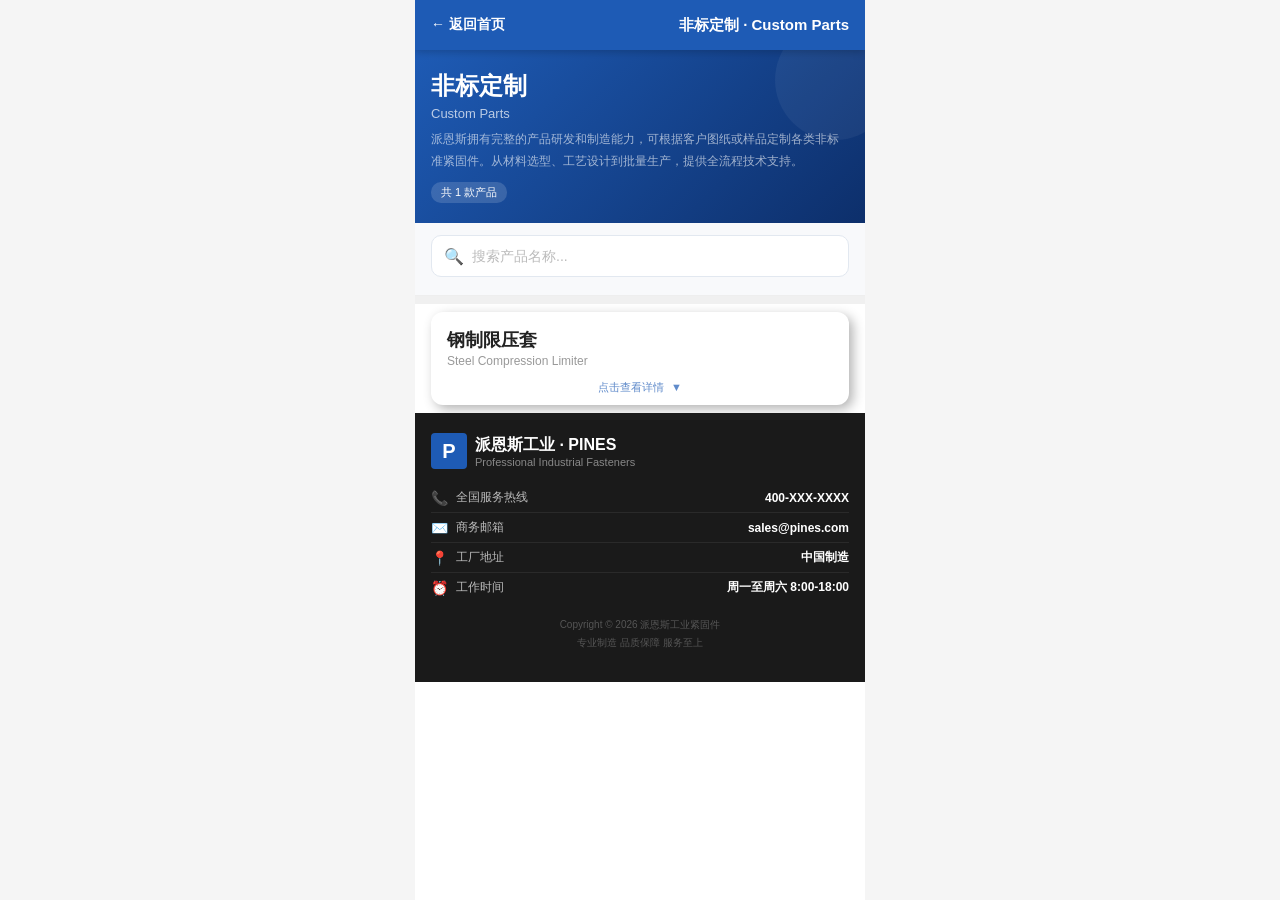
<file: category-custom.html>
﻿<!DOCTYPE html>
<html lang="zh-CN">
<head>
<meta charset="UTF-8">
<meta name="viewport" content="width=device-width, initial-scale=1.0, maximum-scale=1.0, user-scalable=no">
<title>非标定制 - 派恩斯工业紧固件</title>
<style>
    * { margin: 0; padding: 0; box-sizing: border-box; }

    html, body {
      width: 100%;
      background: #f5f5f5;
      font-family: 'Microsoft YaHei', Helvetica, Arial, sans-serif;
      -webkit-font-smoothing: antialiased;
    }

    #app {
      width: 100%;
      max-width: 450px;
      margin: 0 auto;
      background: #fff;
      min-height: 100vh;
      position: relative;
      overflow: hidden;
    }

    /* 导航栏 */
    .nav-bar {
      position: sticky; top: 0; z-index: 1000;
      width: 100%; height: 50px;
      background: #1e5bb5;
      display: flex; align-items: center; justify-content: space-between;
      padding: 0 16px;
      box-shadow: 0 2px 8px rgba(0,0,0,0.2);
    }
    .nav-back {
      color: #fff; font-size: 14px; font-weight: 600; cursor: pointer;
      text-decoration: none; display: flex; align-items: center; gap: 4px;
    }
    .nav-back:active { opacity: 0.7; }
    .nav-logo { display: flex; align-items: center; gap: 8px; }
    .nav-logo-icon {
      width: 32px; height: 32px; background: #fff;
      border-radius: 4px;
      display: flex; align-items: center; justify-content: center;
      font-size: 18px; font-weight: 900; color: #1e5bb5; letter-spacing: -1px;
    }
    .nav-logo-text { color: #fff; font-size: 16px; font-weight: 700; letter-spacing: 1px; }
    .nav-menu-btn { color: #fff; font-size: 22px; cursor: pointer; line-height: 1; }
    .nav-title { color: #fff; font-size: 15px; font-weight: 700; }

    /* 品类Hero */
    .cat-hero {
      background: linear-gradient(135deg, #1e5bb5 0%, #0d2f6b 100%);
      padding: 20px 16px;
      position: relative; overflow: hidden;
    }
    .cat-hero::after {
      content: '';
      position: absolute; top: -30px; right: -30px;
      width: 120px; height: 120px;
      background: rgba(255,255,255,0.05); border-radius: 50%;
    }
    .cat-hero-name { font-size: 24px; font-weight: 900; color: #fff; margin-bottom: 4px; position: relative; z-index: 1; }
    .cat-hero-en { font-size: 13px; color: rgba(255,255,255,0.7); margin-bottom: 8px; position: relative; z-index: 1; }
    .cat-hero-desc { font-size: 12px; color: rgba(255,255,255,0.6); line-height: 1.8; position: relative; z-index: 1; }
    .cat-hero-count {
      display: inline-block; background: rgba(255,255,255,0.15);
      color: #fff; font-size: 11px; padding: 3px 10px; border-radius: 10px;
      margin-top: 10px; position: relative; z-index: 1;
    }

    /* 搜索框 */
    .search-bar {
      padding: 12px 16px;
      background: #f8f9fb;
      border-bottom: 1px solid #eee;
      position: sticky; top: 50px; z-index: 999;
    }
    .search-input-wrap {
      display: flex; align-items: center;
      background: #fff; border: 1.5px solid #e2e8f0;
      border-radius: 10px; padding: 0 12px;
      height: 42px;
    }
    .search-input-wrap:focus-within { border-color: #1e5bb5; }
    .search-icon { font-size: 16px; color: #999; margin-right: 8px; }
    .search-input {
      flex: 1; border: none; outline: none;
      font-size: 14px; color: #333;
      background: transparent;
    }
    .search-input::placeholder { color: #bbb; }
    .search-clear {
      font-size: 14px; color: #ccc; cursor: pointer;
      padding: 4px; display: none;
    }
    .search-clear.show { display: block; }
    .search-count {
      font-size: 12px; color: #888; text-align: center;
      padding: 6px 0 0;
    }
    .no-result {
      text-align: center; padding: 40px 16px; color: #999;
      font-size: 14px; display: none;
    }
    .no-result.show { display: block; }

    /* 产品卡片 */
    .product-card {
      background: #fff; margin: 8px 16px; border-radius: 12px;
      box-shadow: 4px 4px 12px rgba(0,0,0,.3);
      overflow: hidden; cursor: pointer;
      transition: transform .2s, box-shadow .2s;
    }
    .product-card:hover { transform:translateY(-1px); box-shadow: 6px 6px 18px rgba(0,0,0,.35); }
    .product-card:active { transform:scale(.97); }
    .product-card-header { padding: 16px 16px 0; }
    .product-name { font-size: 18px; font-weight: 700; color: #222; margin-bottom: 2px; }
    .product-name-en { font-size: 12px; color: #999; margin-bottom: 12px; }

    /* 折叠内容 */
    .product-card-body {
      max-height: 0; overflow: hidden;
      transition: max-height .35s ease-out, opacity .25s;
      opacity: 0;
    }
    .product-card.expanded .product-card-body {
      max-height: 1200px; opacity: 1;
      transition: max-height .4s ease-in, opacity .25s .05s;
    }
    .expand-hint {
      text-align: center; font-size: 11px; color: #1e5bb5;
      padding: 0 16px 10px; font-weight: 500;
      opacity: .7;
    }
    .product-card.expanded .expand-hint { display: none; }
    .expand-arrow {
      display: inline-block; margin-left: 4px;
      transition: transform .3s;
    }
    .product-card.expanded .expand-arrow {
      transform: rotate(180deg);
    }

    /* 产品图 */
    .product-img {
      margin: 0 16px 12px;
      width: calc(100% - 32px);
      aspect-ratio: 4/3;
      object-fit: cover;
      border-radius: 8px;
      display: block;
      background: #f5f5f5;
    }
    .photo-placeholder {
      margin: 0 16px 12px; height: 0; padding-bottom: 60%;
      background: #f5f5f5; border: 2px dashed #ddd; border-radius: 8px;
      position: relative; overflow: hidden;
      display: flex; align-items: center; justify-content: center;
    }
    .photo-placeholder-inner {
      position: absolute; top: 0; left: 0; right: 0; bottom: 0;
      display: flex; flex-direction: column;
      align-items: center; justify-content: center; gap: 8px;
    }
    .photo-placeholder .ph-icon { opacity: 0.3; }
    .photo-placeholder .ph-text { font-size: 13px; color: #aaa; font-weight: 500; }
    .photo-placeholder .ph-hint { font-size: 10px; color: #ccc; }

    /* 信息卡片行 */
    .info-cards { display: flex; gap: 8px; padding: 0 16px; margin-bottom: 12px; }
    .info-card {
      flex: 1; background: #f8f9fb; border-radius: 8px;
      padding: 10px 8px; text-align: center;
    }
    .info-card .ic-label { font-size: 10px; color: #999; margin-bottom: 4px; }
    .info-card .ic-value { font-size: 12px; color: #333; font-weight: 600; line-height: 1.4; }

    /* 规格表 */
    .spec-section { padding: 0 16px 16px; }
    .spec-title { font-size: 13px; font-weight: 700; color: #1e5bb5; margin-bottom: 8px; display: flex; align-items: center; gap: 6px; }
    .spec-title::before { content: ''; display: block; width: 3px; height: 14px; background: #1e5bb5; border-radius: 2px; }
    .spec-table { width: 100%; border-collapse: collapse; margin-bottom: 12px; }
    .spec-table td { padding: 7px 0; border-bottom: 1px solid #f0f0f0; font-size: 13px; }
    .spec-table td:first-child { color: #888; width: 80px; white-space: nowrap; }
    .spec-table td:last-child { color: #333; font-weight: 500; }

    /* 描述 */
    .product-desc {
      margin: 0 16px 14px; padding: 12px; background: #f8f9fb;
      border-radius: 8px; font-size: 13px; color: #666; line-height: 1.8;
    }

    /* 询价按钮 */
    .inquiry-btn {
      display: block; width: calc(100% - 32px); margin: 0 16px 16px;
      height: 44px; border: none; border-radius: 22px;
      background: linear-gradient(135deg, #1e5bb5, #0d2f6b);
      color: #fff; font-size: 14px; font-weight: 700; cursor: pointer;
    }
    .inquiry-btn:active { opacity: 0.85; }

    /* 产品分隔 */
    .product-divider { height: 8px; background: #f0f0f0; }

    /* 定制流程 */
    .custom-flow {
      margin: 0 16px 16px;
      display: flex; gap: 8px;
    }
    .flow-step {
      flex: 1; text-align: center;
    }
    .flow-num {
      width: 28px; height: 28px; border-radius: 50%;
      background: #1e5bb5; color: #fff;
      font-size: 12px; font-weight: 700;
      display: flex; align-items: center; justify-content: center;
      margin: 0 auto 6px;
    }
    .flow-label { font-size: 11px; color: #555; font-weight: 600; }
    .flow-arrow {
      display: flex; align-items: center; color: #ccc; font-size: 16px;
    }

    /* Footer */
    .footer { background: #1a1a1a; padding: 20px 16px 30px; margin-top: 8px; }
    .footer-logo { display: flex; align-items: center; gap: 8px; margin-bottom: 14px; }
    .footer-logo-icon {
      width: 36px; height: 36px; background: #1e5bb5; border-radius: 4px;
      display: flex; align-items: center; justify-content: center;
      font-size: 20px; font-weight: 900; color: #fff;
    }
    .footer-logo-text { color: #fff; font-size: 16px; font-weight: 700; }
    .footer-logo-sub { color: #888; font-size: 11px; }
    .footer-contact { margin-bottom: 14px; }
    .footer-contact-item { display: flex; align-items: center; gap: 8px; padding: 6px 0; border-bottom: 1px solid #2a2a2a; }
    .footer-contact-item:last-child { border-bottom: none; }
    .footer-contact-item .fc-icon { font-size: 14px; flex-shrink: 0; }
    .footer-contact-item .fc-text { font-size: 12px; color: #bbb; flex: 1; }
    .footer-contact-item .fc-value { font-size: 12px; color: #fff; font-weight: 600; }
    .footer-copyright { font-size: 10px; color: #555; text-align: center; margin-top: 14px; line-height: 1.8; }

    /* 弹窗 */
    .modal-overlay { position:fixed;top:0;left:0;right:0;bottom:0;background:rgba(0,0,0,0.6);z-index:2000;display:flex;align-items:flex-end;justify-content:center;opacity:0;visibility:hidden;transition:opacity .25s,visibility .25s; }
    .modal-overlay.active { opacity:1;visibility:visible; }
    .modal-sheet { width:100%;max-width:450px;max-height:85vh;background:#fff;border-radius:16px 16px 0 0;overflow-y:auto;transform:translateY(100%);transition:transform .3s cubic-bezier(.32,.72,0,1); }
    .modal-overlay.active .modal-sheet { transform:translateY(0); }
    .modal-handle { width:36px;height:4px;background:#ddd;border-radius:2px;margin:12px auto 8px; }
    .modal-header { display:flex;align-items:center;justify-content:space-between;padding:8px 16px 12px;border-bottom:1px solid #f0f0f0;position:sticky;top:0;background:#fff;z-index:1; }
    .modal-header h3 { font-size:16px;font-weight:700;color:#1e5bb5; }
    .modal-close { width:32px;height:32px;border:none;background:#f5f5f5;border-radius:50%;font-size:18px;color:#666;cursor:pointer;display:flex;align-items:center;justify-content:center; }
    .modal-body { padding:16px; }
    .form-group { margin-bottom:14px; }
    .form-label { display:block;font-size:13px;color:#555;font-weight:600;margin-bottom:6px; }
    .form-label .required { color:#e53e3e;margin-left:2px; }
    .form-input,.form-textarea { width:100%;padding:10px 12px;border:1.5px solid #e2e8f0;border-radius:8px;font-size:14px;color:#333;outline:none;transition:border-color .2s;font-family:inherit; }
    .form-input:focus,.form-textarea:focus { border-color:#1e5bb5; }
    .form-textarea { min-height:80px;resize:vertical; }
    .form-submit { width:100%;height:46px;border:none;border-radius:23px;background:linear-gradient(135deg,#1e5bb5,#0d2f6b);color:#fff;font-size:15px;font-weight:700;cursor:pointer; }
    .form-success { text-align:center;padding:30px 16px;display:none; }
    .form-success.show { display:block; }
    .form-success .success-icon { font-size:48px;margin-bottom:12px; }
    .form-success .success-text { font-size:15px;color:#333;font-weight:600;margin-bottom:6px; }
    .form-success .success-sub { font-size:12px;color:#888; }

    .bottom-placeholder { height: 20px; }
  </style></head>
<body>
<div id="app">
<nav class="nav-bar"><a class="nav-back" href="index.html">← 返回首页</a><span class="nav-title">非标定制 · Custom Parts</span></nav>
<div class="cat-hero"><div class="cat-hero-name">非标定制</div><div class="cat-hero-en">Custom Parts</div><div class="cat-hero-desc">派恩斯拥有完整的产品研发和制造能力，可根据客户图纸或样品定制各类非标准紧固件。从材料选型、工艺设计到批量生产，提供全流程技术支持。</div><span class="cat-hero-count">共 1 款产品</span></div>
<div class="search-bar"><div class="search-input-wrap"><span class="search-icon">🔍</span><input type="text" class="search-input" id="searchInput" placeholder="搜索产品名称..."><span class="search-clear" id="searchClear">✕</span></div><div class="search-count" id="searchCount"></div><div class="no-result" id="noResult">未找到匹配的产品</div></div>
<div class="product-divider"></div><div class="product-card" data-name="钢制限压套 steel compression limiter" onclick="toggleCard(this)"><div class="product-card-header"><div class="product-name">钢制限压套</div><div class="product-name-en">Steel Compression Limiter</div></div><div class="expand-hint">点击查看详情 <span class="expand-arrow">▼</span></div><div class="product-card-body" onclick="event.stopPropagation()"><img class="product-img" src="images/custom-1.png" alt="钢制限压套"><div class="info-cards"><div class="info-card"><div class="ic-label">功能</div><div class="ic-value">预紧力传导</div></div><div class="info-card"><div class="ic-label">材质</div><div class="ic-value">碳钢/不锈钢</div></div><div class="info-card"><div class="ic-label">价值</div><div class="ic-value">防蠕变 提升寿命</div></div></div><div class="spec-section"><div class="spec-title">技术参数</div><table class="spec-table"><tr><td>类型</td><td>钢制压缩限位套</td></tr><tr><td>功能</td><td>预紧力传导 保护基材</td></tr><tr><td>材质</td><td>碳钢 / 不锈钢</td></tr><tr><td>配套螺栓</td><td>ISO 8.8 / 10.9级以上</td></tr></table></div><div class="product-desc">钢制限压套（压缩限位套）嵌入塑料或复合材料壳体内部，将螺栓预紧力从软质基材传导至钢套，避免塑料蠕变导致连接失效。是汽车、家电等领域的关键连接增强件。</div><button class="inquiry-btn" onclick="openInquiry('钢制限压套')">📋 对该产品询价</button></div></div><div class="footer"><div class="footer-logo"><div class="footer-logo-icon">P</div><div><div class="footer-logo-text">派恩斯工业 · PINES</div><div class="footer-logo-sub">Professional Industrial Fasteners</div></div></div><div class="footer-contact"><div class="footer-contact-item"><span class="fc-icon">📞</span><span class="fc-text">全国服务热线</span><span class="fc-value">400-XXX-XXXX</span></div><div class="footer-contact-item"><span class="fc-icon">✉️</span><span class="fc-text">商务邮箱</span><span class="fc-value">sales@pines.com</span></div><div class="footer-contact-item"><span class="fc-icon">📍</span><span class="fc-text">工厂地址</span><span class="fc-value">中国制造</span></div><div class="footer-contact-item"><span class="fc-icon">⏰</span><span class="fc-text">工作时间</span><span class="fc-value">周一至周六 8:00-18:00</span></div></div><div class="footer-copyright">Copyright © 2026 派恩斯工业紧固件<br>专业制造 品质保障 服务至上</div></div><div class="bottom-placeholder"></div>
</div><!-- #app -->
<div class="modal-overlay" id="modalOverlay">
  <div class="modal-sheet" id="modalSheet">
    <div class="modal-handle"></div>
    <div class="modal-header">
      <h3 id="modalTitle">在线询价</h3>
      <button class="modal-close" id="modalClose">✕</button>
    </div>
    <div class="modal-body" id="modalBody"></div>
  </div>
</div><script>
var modalOverlay = document.getElementById('modalOverlay');
var modalBody = document.getElementById('modalBody');
var modalTitle = document.getElementById('modalTitle');
var modalClose = document.getElementById('modalClose');

function openInquiry(productName) {
  modalTitle.textContent = '在线询价 - ' + productName;
  modalBody.innerHTML =
    '<div class="form-group"><label class="form-label">询价产品</label><input class="form-input" id="inqProduct" value="' + productName + '" readonly></div>' +
    '<div class="form-group"><label class="form-label">公司名称 <span class="required">*</span></label><input class="form-input" id="inqCompany" placeholder="请输入公司名称"></div>' +
    '<div class="form-group"><label class="form-label">需求数量</label><input class="form-input" id="inqQty" placeholder="例：10000件/月"></div>' +
    '<div class="form-group"><label class="form-label">需求描述 <span class="required">*</span></label><textarea class="form-textarea" id="inqDesc" placeholder="请描述规格、材质、用途等需求"></textarea></div>' +
    '<div class="form-group"><label class="form-label">联系人 <span class="required">*</span></label><input class="form-input" id="inqContact" placeholder="姓名"></div>' +
    '<div class="form-group"><label class="form-label">联系电话 <span class="required">*</span></label><input class="form-input" id="inqPhone" placeholder="手机号或座机" type="tel"></div>' +
    '<button class="form-submit" onclick="submitInquiry()">提交询价</button>' +
    '<div class="form-success" id="formSuccess"><div class="success-icon">✅</div><div class="success-text">询价已提交！</div><div class="success-sub">我们将在1个工作日内与您联系</div></div>';
  modalOverlay.classList.add('active');
  document.body.style.overflow = 'hidden';
}

function openInquiryForm() {
  modalTitle.textContent = '在线询价';
  modalBody.innerHTML =
    '<div class="form-group"><label class="form-label">感兴趣的产品</label><input class="form-input" id="inqProduct" placeholder="如：弹性销、螺母..."></div>' +
    '<div class="form-group"><label class="form-label">公司名称 <span class="required">*</span></label><input class="form-input" id="inqCompany" placeholder="请输入公司名称"></div>' +
    '<div class="form-group"><label class="form-label">需求数量</label><input class="form-input" id="inqQty" placeholder="例：10000件/月"></div>' +
    '<div class="form-group"><label class="form-label">需求描述 <span class="required">*</span></label><textarea class="form-textarea" id="inqDesc" placeholder="请描述规格、材质、用途等需求"></textarea></div>' +
    '<div class="form-group"><label class="form-label">联系人 <span class="required">*</span></label><input class="form-input" id="inqContact" placeholder="姓名"></div>' +
    '<div class="form-group"><label class="form-label">联系电话 <span class="required">*</span></label><input class="form-input" id="inqPhone" placeholder="手机号或座机" type="tel"></div>' +
    '<button class="form-submit" onclick="submitInquiry()">提交询价</button>' +
    '<div class="form-success" id="formSuccess"><div class="success-icon">✅</div><div class="success-text">询价已提交！</div><div class="success-sub">我们将在1个工作日内与您联系</div></div>';
  modalOverlay.classList.add('active');
  document.body.style.overflow = 'hidden';
}

function submitInquiry() {
  var company = document.getElementById('inqCompany').value.trim();
  var qty = document.getElementById('inqQty') ? document.getElementById('inqQty').value.trim() : '';
  var desc = document.getElementById('inqDesc').value.trim();
  var contact = document.getElementById('inqContact').value.trim();
  var phone = document.getElementById('inqPhone').value.trim();
  var product = document.getElementById('inqProduct') ? document.getElementById('inqProduct').value.trim() : '';
  if (!company) { alert('请填写公司名称'); return; }
  if (!desc) { alert('请填写需求描述'); return; }
  if (!contact) { alert('请填写联系人'); return; }
  if (!phone) { alert('请填写联系电话'); return; }

  // 保存到 localStorage
  var inquiries = JSON.parse(localStorage.getItem('pines_inquiries') || '[]');
  inquiries.unshift({
    id: Date.now(),
    product: product,
    company: company,
    qty: qty,
    desc: desc,
    contact: contact,
    phone: phone,
    time: new Date().toLocaleString('zh-CN')
  });
  localStorage.setItem('pines_inquiries', JSON.stringify(inquiries));

  document.getElementById('formSuccess').classList.add('show');
  var btns = modalBody.querySelectorAll('.form-submit');
  if (btns.length) btns[btns.length-1].style.display = 'none';
  var groups = modalBody.querySelectorAll('.form-group');
  groups.forEach(function(g) { g.style.display = 'none'; });
}

function closeModal() {
  modalOverlay.classList.remove('active');
  document.body.style.overflow = '';
  var fs = document.getElementById('formSuccess');
  if (fs) fs.classList.remove('show');
}

modalClose.addEventListener('click', closeModal);
modalOverlay.addEventListener('click', function(e) {
  if (e.target === modalOverlay) closeModal();
});

// ===== 产品卡片折叠 =====
function toggleCard(card) {
  var wasExpanded = card.classList.contains('expanded');
  // 收起所有其他卡片
  document.querySelectorAll('.product-card.expanded').forEach(function(c) {
    if (c !== card) c.classList.remove('expanded');
  });
  // 切换当前卡片
  card.classList.toggle('expanded', !wasExpanded);
}

// ===== 搜索功能 =====
function setupSearch() {
  var searchInput = document.getElementById('searchInput');
  var searchClear = document.getElementById('searchClear');
  var searchCount = document.getElementById('searchCount');
  var noResult = document.getElementById('noResult');
  if (!searchInput) return;

  searchInput.addEventListener('input', function() {
    var q = this.value.trim().toLowerCase();
    if (searchClear) searchClear.classList.toggle('show', q.length > 0);

    var cards = document.querySelectorAll('.product-card');
    var visible = 0;
    cards.forEach(function(card) {
      var name = (card.getAttribute('data-name') || '').toLowerCase();
      var match = name.indexOf(q) !== -1;
      card.style.display = match ? '' : 'none';
      // 隐藏对应的分隔线
      var prev = card.previousElementSibling;
      if (prev && prev.classList.contains('product-divider')) {
        prev.style.display = match ? '' : 'none';
      }
      if (match) visible++;
    });

    if (searchCount) searchCount.textContent = q ? '找到 ' + visible + ' 款产品' : '';
    if (noResult) noResult.classList.toggle('show', q && visible === 0);
  });

  if (searchClear) {
    searchClear.addEventListener('click', function() {
      searchInput.value = '';
      searchInput.dispatchEvent(new Event('input'));
      searchInput.focus();
    });
  }
}

document.addEventListener('DOMContentLoaded', setupSearch);
</script></body>
</html>
</file>
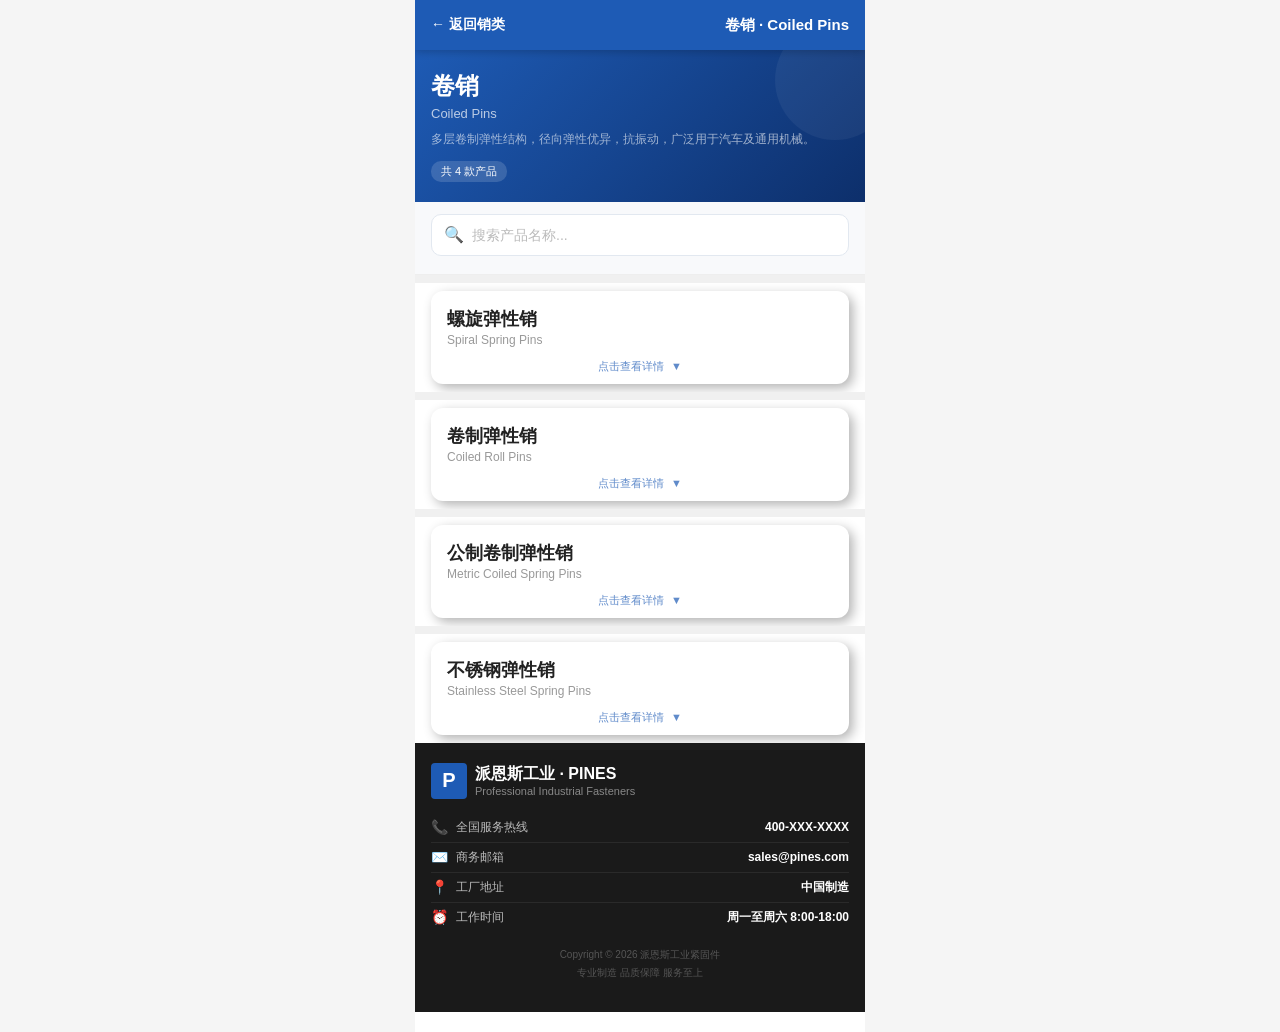
<file: category-pins-coiled.html>
﻿<!DOCTYPE html>
<html lang="zh-CN">
<head>
<meta charset="UTF-8">
<meta name="viewport" content="width=device-width, initial-scale=1.0, maximum-scale=1.0, user-scalable=no">
<title>卷销 - 派恩斯工业紧固件</title>
<style>
    * { margin: 0; padding: 0; box-sizing: border-box; }

    html, body {
      width: 100%;
      background: #f5f5f5;
      font-family: 'Microsoft YaHei', Helvetica, Arial, sans-serif;
      -webkit-font-smoothing: antialiased;
    }

    #app {
      width: 100%;
      max-width: 450px;
      margin: 0 auto;
      background: #fff;
      min-height: 100vh;
      position: relative;
      overflow: hidden;
    }

    /* 导航栏 */
    .nav-bar {
      position: sticky; top: 0; z-index: 1000;
      width: 100%; height: 50px;
      background: #1e5bb5;
      display: flex; align-items: center; justify-content: space-between;
      padding: 0 16px;
      box-shadow: 0 2px 8px rgba(0,0,0,0.2);
    }
    .nav-back {
      color: #fff; font-size: 14px; font-weight: 600; cursor: pointer;
      text-decoration: none; display: flex; align-items: center; gap: 4px;
    }
    .nav-back:active { opacity: 0.7; }
    .nav-logo { display: flex; align-items: center; gap: 8px; }
    .nav-logo-icon {
      width: 32px; height: 32px; background: #fff;
      border-radius: 4px;
      display: flex; align-items: center; justify-content: center;
      font-size: 18px; font-weight: 900; color: #1e5bb5; letter-spacing: -1px;
    }
    .nav-logo-text { color: #fff; font-size: 16px; font-weight: 700; letter-spacing: 1px; }
    .nav-menu-btn { color: #fff; font-size: 22px; cursor: pointer; line-height: 1; }
    .nav-title { color: #fff; font-size: 15px; font-weight: 700; }

    /* 品类Hero */
    .cat-hero {
      background: linear-gradient(135deg, #1e5bb5 0%, #0d2f6b 100%);
      padding: 20px 16px;
      position: relative; overflow: hidden;
    }
    .cat-hero::after {
      content: '';
      position: absolute; top: -30px; right: -30px;
      width: 120px; height: 120px;
      background: rgba(255,255,255,0.05); border-radius: 50%;
    }
    .cat-hero-name { font-size: 24px; font-weight: 900; color: #fff; margin-bottom: 4px; position: relative; z-index: 1; }
    .cat-hero-en { font-size: 13px; color: rgba(255,255,255,0.7); margin-bottom: 8px; position: relative; z-index: 1; }
    .cat-hero-desc { font-size: 12px; color: rgba(255,255,255,0.6); line-height: 1.8; position: relative; z-index: 1; }
    .cat-hero-count {
      display: inline-block; background: rgba(255,255,255,0.15);
      color: #fff; font-size: 11px; padding: 3px 10px; border-radius: 10px;
      margin-top: 10px; position: relative; z-index: 1;
    }

    /* 搜索框 */
    .search-bar {
      padding: 12px 16px;
      background: #f8f9fb;
      border-bottom: 1px solid #eee;
      position: sticky; top: 50px; z-index: 999;
    }
    .search-input-wrap {
      display: flex; align-items: center;
      background: #fff; border: 1.5px solid #e2e8f0;
      border-radius: 10px; padding: 0 12px;
      height: 42px;
    }
    .search-input-wrap:focus-within { border-color: #1e5bb5; }
    .search-icon { font-size: 16px; color: #999; margin-right: 8px; }
    .search-input {
      flex: 1; border: none; outline: none;
      font-size: 14px; color: #333;
      background: transparent;
    }
    .search-input::placeholder { color: #bbb; }
    .search-clear {
      font-size: 14px; color: #ccc; cursor: pointer;
      padding: 4px; display: none;
    }
    .search-clear.show { display: block; }
    .search-count {
      font-size: 12px; color: #888; text-align: center;
      padding: 6px 0 0;
    }
    .no-result {
      text-align: center; padding: 40px 16px; color: #999;
      font-size: 14px; display: none;
    }
    .no-result.show { display: block; }

    /* 产品卡片 */
    .product-card {
      background: #fff; margin: 8px 16px; border-radius: 12px;
      box-shadow: 4px 4px 12px rgba(0,0,0,.3);
      overflow: hidden; cursor: pointer;
      transition: transform .2s, box-shadow .2s;
    }
    .product-card:hover { transform:translateY(-1px); box-shadow: 6px 6px 18px rgba(0,0,0,.35); }
    .product-card:active { transform:scale(.97); }
    .product-card-header { padding: 16px 16px 0; }
    .product-name { font-size: 18px; font-weight: 700; color: #222; margin-bottom: 2px; }
    .product-name-en { font-size: 12px; color: #999; margin-bottom: 12px; }

    /* 折叠内容 */
    .product-card-body {
      max-height: 0; overflow: hidden;
      transition: max-height .35s ease-out, opacity .25s;
      opacity: 0;
    }
    .product-card.expanded .product-card-body {
      max-height: 1200px; opacity: 1;
      transition: max-height .4s ease-in, opacity .25s .05s;
    }
    .expand-hint {
      text-align: center; font-size: 11px; color: #1e5bb5;
      padding: 0 16px 10px; font-weight: 500;
      opacity: .7;
    }
    .product-card.expanded .expand-hint { display: none; }
    .expand-arrow {
      display: inline-block; margin-left: 4px;
      transition: transform .3s;
    }
    .product-card.expanded .expand-arrow {
      transform: rotate(180deg);
    }

    /* 产品图 */
    .product-img {
      margin: 0 16px 12px;
      width: calc(100% - 32px);
      aspect-ratio: 4/3;
      object-fit: cover;
      border-radius: 8px;
      display: block;
      background: #f5f5f5;
    }
    .photo-placeholder {
      margin: 0 16px 12px; height: 0; padding-bottom: 60%;
      background: #f5f5f5; border: 2px dashed #ddd; border-radius: 8px;
      position: relative; overflow: hidden;
      display: flex; align-items: center; justify-content: center;
    }
    .photo-placeholder-inner {
      position: absolute; top: 0; left: 0; right: 0; bottom: 0;
      display: flex; flex-direction: column;
      align-items: center; justify-content: center; gap: 8px;
    }
    .photo-placeholder .ph-icon { opacity: 0.3; }
    .photo-placeholder .ph-text { font-size: 13px; color: #aaa; font-weight: 500; }
    .photo-placeholder .ph-hint { font-size: 10px; color: #ccc; }

    /* 信息卡片行 */
    .info-cards { display: flex; gap: 8px; padding: 0 16px; margin-bottom: 12px; }
    .info-card {
      flex: 1; background: #f8f9fb; border-radius: 8px;
      padding: 10px 8px; text-align: center;
    }
    .info-card .ic-label { font-size: 10px; color: #999; margin-bottom: 4px; }
    .info-card .ic-value { font-size: 12px; color: #333; font-weight: 600; line-height: 1.4; }

    /* 规格表 */
    .spec-section { padding: 0 16px 16px; }
    .spec-title { font-size: 13px; font-weight: 700; color: #1e5bb5; margin-bottom: 8px; display: flex; align-items: center; gap: 6px; }
    .spec-title::before { content: ''; display: block; width: 3px; height: 14px; background: #1e5bb5; border-radius: 2px; }
    .spec-table { width: 100%; border-collapse: collapse; margin-bottom: 12px; }
    .spec-table td { padding: 7px 0; border-bottom: 1px solid #f0f0f0; font-size: 13px; }
    .spec-table td:first-child { color: #888; width: 80px; white-space: nowrap; }
    .spec-table td:last-child { color: #333; font-weight: 500; }

    /* 描述 */
    .product-desc {
      margin: 0 16px 14px; padding: 12px; background: #f8f9fb;
      border-radius: 8px; font-size: 13px; color: #666; line-height: 1.8;
    }

    /* 询价按钮 */
    .inquiry-btn {
      display: block; width: calc(100% - 32px); margin: 0 16px 16px;
      height: 44px; border: none; border-radius: 22px;
      background: linear-gradient(135deg, #1e5bb5, #0d2f6b);
      color: #fff; font-size: 14px; font-weight: 700; cursor: pointer;
    }
    .inquiry-btn:active { opacity: 0.85; }

    /* 产品分隔 */
    .product-divider { height: 8px; background: #f0f0f0; }

    /* 定制流程 */
    .custom-flow {
      margin: 0 16px 16px;
      display: flex; gap: 8px;
    }
    .flow-step {
      flex: 1; text-align: center;
    }
    .flow-num {
      width: 28px; height: 28px; border-radius: 50%;
      background: #1e5bb5; color: #fff;
      font-size: 12px; font-weight: 700;
      display: flex; align-items: center; justify-content: center;
      margin: 0 auto 6px;
    }
    .flow-label { font-size: 11px; color: #555; font-weight: 600; }
    .flow-arrow {
      display: flex; align-items: center; color: #ccc; font-size: 16px;
    }

    /* Footer */
    .footer { background: #1a1a1a; padding: 20px 16px 30px; margin-top: 8px; }
    .footer-logo { display: flex; align-items: center; gap: 8px; margin-bottom: 14px; }
    .footer-logo-icon {
      width: 36px; height: 36px; background: #1e5bb5; border-radius: 4px;
      display: flex; align-items: center; justify-content: center;
      font-size: 20px; font-weight: 900; color: #fff;
    }
    .footer-logo-text { color: #fff; font-size: 16px; font-weight: 700; }
    .footer-logo-sub { color: #888; font-size: 11px; }
    .footer-contact { margin-bottom: 14px; }
    .footer-contact-item { display: flex; align-items: center; gap: 8px; padding: 6px 0; border-bottom: 1px solid #2a2a2a; }
    .footer-contact-item:last-child { border-bottom: none; }
    .footer-contact-item .fc-icon { font-size: 14px; flex-shrink: 0; }
    .footer-contact-item .fc-text { font-size: 12px; color: #bbb; flex: 1; }
    .footer-contact-item .fc-value { font-size: 12px; color: #fff; font-weight: 600; }
    .footer-copyright { font-size: 10px; color: #555; text-align: center; margin-top: 14px; line-height: 1.8; }

    /* 弹窗 */
    .modal-overlay { position:fixed;top:0;left:0;right:0;bottom:0;background:rgba(0,0,0,0.6);z-index:2000;display:flex;align-items:flex-end;justify-content:center;opacity:0;visibility:hidden;transition:opacity .25s,visibility .25s; }
    .modal-overlay.active { opacity:1;visibility:visible; }
    .modal-sheet { width:100%;max-width:450px;max-height:85vh;background:#fff;border-radius:16px 16px 0 0;overflow-y:auto;transform:translateY(100%);transition:transform .3s cubic-bezier(.32,.72,0,1); }
    .modal-overlay.active .modal-sheet { transform:translateY(0); }
    .modal-handle { width:36px;height:4px;background:#ddd;border-radius:2px;margin:12px auto 8px; }
    .modal-header { display:flex;align-items:center;justify-content:space-between;padding:8px 16px 12px;border-bottom:1px solid #f0f0f0;position:sticky;top:0;background:#fff;z-index:1; }
    .modal-header h3 { font-size:16px;font-weight:700;color:#1e5bb5; }
    .modal-close { width:32px;height:32px;border:none;background:#f5f5f5;border-radius:50%;font-size:18px;color:#666;cursor:pointer;display:flex;align-items:center;justify-content:center; }
    .modal-body { padding:16px; }
    .form-group { margin-bottom:14px; }
    .form-label { display:block;font-size:13px;color:#555;font-weight:600;margin-bottom:6px; }
    .form-label .required { color:#e53e3e;margin-left:2px; }
    .form-input,.form-textarea { width:100%;padding:10px 12px;border:1.5px solid #e2e8f0;border-radius:8px;font-size:14px;color:#333;outline:none;transition:border-color .2s;font-family:inherit; }
    .form-input:focus,.form-textarea:focus { border-color:#1e5bb5; }
    .form-textarea { min-height:80px;resize:vertical; }
    .form-submit { width:100%;height:46px;border:none;border-radius:23px;background:linear-gradient(135deg,#1e5bb5,#0d2f6b);color:#fff;font-size:15px;font-weight:700;cursor:pointer; }
    .form-success { text-align:center;padding:30px 16px;display:none; }
    .form-success.show { display:block; }
    .form-success .success-icon { font-size:48px;margin-bottom:12px; }
    .form-success .success-text { font-size:15px;color:#333;font-weight:600;margin-bottom:6px; }
    .form-success .success-sub { font-size:12px;color:#888; }

    .bottom-placeholder { height: 20px; }
  </style></head>
<body>
<div id="app">
<nav class="nav-bar"><a class="nav-back" href="category-pins.html">← 返回销类</a><span class="nav-title">卷销 · Coiled Pins</span></nav>
<div class="cat-hero"><div class="cat-hero-name">卷销</div><div class="cat-hero-en">Coiled Pins</div><div class="cat-hero-desc">多层卷制弹性结构，径向弹性优异，抗振动，广泛用于汽车及通用机械。</div><span class="cat-hero-count">共 4 款产品</span></div>
<div class="search-bar"><div class="search-input-wrap"><span class="search-icon">🔍</span><input type="text" class="search-input" id="searchInput" placeholder="搜索产品名称..."><span class="search-clear" id="searchClear">✕</span></div><div class="search-count" id="searchCount"></div><div class="no-result" id="noResult">未找到匹配的产品</div></div>
<div class="product-divider"></div><div class="product-card" data-name="螺旋弹性销 spiral spring pins" onclick="toggleCard(this)"><div class="product-card-header"><div class="product-name">螺旋弹性销</div><div class="product-name-en">Spiral Spring Pins</div></div><div class="expand-hint">点击查看详情 <span class="expand-arrow">▼</span></div><div class="product-card-body" onclick="event.stopPropagation()"><img class="product-img" src="images/pins-2.jpg" alt="螺旋弹性销"><div class="info-cards"><div class="info-card"><div class="ic-label">执行标准</div><div class="ic-value">DIN 3449 / ISO 8750</div></div><div class="info-card"><div class="ic-label">特点</div><div class="ic-value">多层卷制 抗振动</div></div><div class="info-card"><div class="ic-label">应用</div><div class="ic-value">汽车/机械/电机</div></div></div><div class="spec-section"><div class="spec-title">技术参数</div><table class="spec-table"><tr><td>执行标准</td><td>DIN 3449 / ISO 8750</td></tr><tr><td>材质</td><td>65Mn弹簧钢 / 不锈钢302</td></tr><tr><td>硬度</td><td>HRC 42-50</td></tr><tr><td>表面处理</td><td>发黑 / 磷化</td></tr></table></div><div class="product-desc">螺旋弹性销采用多层卷制结构，具有优异的径向弹性和抗振动性能。广泛应用于汽车发动机、变速箱、工程机械等高动态载荷场合。</div><button class="inquiry-btn" onclick="openInquiry('螺旋弹性销')">📋 对该产品询价</button></div></div><div class="product-divider"></div><div class="product-card" data-name="卷制弹性销 coiled roll pins" onclick="toggleCard(this)"><div class="product-card-header"><div class="product-name">卷制弹性销</div><div class="product-name-en">Coiled Roll Pins</div></div><div class="expand-hint">点击查看详情 <span class="expand-arrow">▼</span></div><div class="product-card-body" onclick="event.stopPropagation()"><img class="product-img" src="images/pins-3.jpg" alt="卷制弹性销"><div class="info-cards"><div class="info-card"><div class="ic-label">执行标准</div><div class="ic-value">DIN 1481 / ISO 8752</div></div><div class="info-card"><div class="ic-label">材质</div><div class="ic-value">65Mn 弹簧钢</div></div><div class="info-card"><div class="ic-label">特点</div><div class="ic-value">均匀受力 抗疲劳</div></div></div><div class="spec-section"><div class="spec-title">技术参数</div><table class="spec-table"><tr><td>执行标准</td><td>DIN 1481 / ISO 8752</td></tr><tr><td>材质</td><td>65Mn弹簧钢</td></tr><tr><td>硬度</td><td>HRC 43-52</td></tr><tr><td>表面处理</td><td>发黑 / 磷化 / 镀锌</td></tr></table></div><div class="product-desc">卷制弹性销由多层钢板卷绕成型，提供均匀的径向压力分布。适合承受交变载荷的连接定位，广泛用于汽车、农机及通用机械领域。</div><button class="inquiry-btn" onclick="openInquiry('卷制弹性销')">📋 对该产品询价</button></div></div><div class="product-divider"></div><div class="product-card" data-name="公制卷制弹性销 metric coiled spring pins" onclick="toggleCard(this)"><div class="product-card-header"><div class="product-name">公制卷制弹性销</div><div class="product-name-en">Metric Coiled Spring Pins</div></div><div class="expand-hint">点击查看详情 <span class="expand-arrow">▼</span></div><div class="product-card-body" onclick="event.stopPropagation()"><img class="product-img" src="images/pins-4.jpg" alt="公制卷制弹性销"><div class="info-cards"><div class="info-card"><div class="ic-label">标准</div><div class="ic-value">ISO 8752 公制</div></div><div class="info-card"><div class="ic-label">范围</div><div class="ic-value">Φ2~Φ20mm</div></div><div class="info-card"><div class="ic-label">特点</div><div class="ic-value">稳定径向力</div></div></div><div class="spec-section"><div class="spec-title">技术参数</div><table class="spec-table"><tr><td>执行标准</td><td>ISO 8752 / DIN 1481</td></tr><tr><td>规格范围</td><td>Φ2 ~ Φ20mm</td></tr><tr><td>材质</td><td>65Mn弹簧钢</td></tr><tr><td>硬度</td><td>HRC 42-50</td></tr></table></div><div class="product-desc">公制卷制弹性销符合 ISO/DIN 公制标准体系，多线圈结构确保稳定的径向夹紧力。用于需频繁拆装或受振动的机械连接场景。</div><button class="inquiry-btn" onclick="openInquiry('公制卷制弹性销')">📋 对该产品询价</button></div></div><div class="product-divider"></div><div class="product-card" data-name="不锈钢弹性销 stainless steel spring pins" onclick="toggleCard(this)"><div class="product-card-header"><div class="product-name">不锈钢弹性销</div><div class="product-name-en">Stainless Steel Spring Pins</div></div><div class="expand-hint">点击查看详情 <span class="expand-arrow">▼</span></div><div class="product-card-body" onclick="event.stopPropagation()"><img class="product-img" src="images/pins-9.jpg" alt="不锈钢弹性销"><div class="info-cards"><div class="info-card"><div class="ic-label">材质</div><div class="ic-value">不锈钢302/304/316</div></div><div class="info-card"><div class="ic-label">适用</div><div class="ic-value">腐蚀环境</div></div><div class="info-card"><div class="ic-label">特点</div><div class="ic-value">弹性+防腐双优</div></div></div><div class="spec-section"><div class="spec-title">技术参数</div><table class="spec-table"><tr><td>材质</td><td>不锈钢302 / 304 / 316</td></tr><tr><td>硬度</td><td>HRC 40-48</td></tr><tr><td>规格</td><td>Φ2 ~ Φ12mm</td></tr><tr><td>特点</td><td>耐腐蚀 弹性好</td></tr></table></div><div class="product-desc">不锈钢弹性销采用不锈钢材质制成，兼具弹性变形能力和优异的抗腐蚀性能。适用于食品加工、化工设备、海洋工程等腐蚀性环境。</div><button class="inquiry-btn" onclick="openInquiry('不锈钢弹性销')">📋 对该产品询价</button></div></div><div class="footer"><div class="footer-logo"><div class="footer-logo-icon">P</div><div><div class="footer-logo-text">派恩斯工业 · PINES</div><div class="footer-logo-sub">Professional Industrial Fasteners</div></div></div><div class="footer-contact"><div class="footer-contact-item"><span class="fc-icon">📞</span><span class="fc-text">全国服务热线</span><span class="fc-value">400-XXX-XXXX</span></div><div class="footer-contact-item"><span class="fc-icon">✉️</span><span class="fc-text">商务邮箱</span><span class="fc-value">sales@pines.com</span></div><div class="footer-contact-item"><span class="fc-icon">📍</span><span class="fc-text">工厂地址</span><span class="fc-value">中国制造</span></div><div class="footer-contact-item"><span class="fc-icon">⏰</span><span class="fc-text">工作时间</span><span class="fc-value">周一至周六 8:00-18:00</span></div></div><div class="footer-copyright">Copyright © 2026 派恩斯工业紧固件<br>专业制造 品质保障 服务至上</div></div><div class="bottom-placeholder"></div>
</div><!-- #app -->
<div class="modal-overlay" id="modalOverlay">
  <div class="modal-sheet" id="modalSheet">
    <div class="modal-handle"></div>
    <div class="modal-header">
      <h3 id="modalTitle">在线询价</h3>
      <button class="modal-close" id="modalClose">✕</button>
    </div>
    <div class="modal-body" id="modalBody"></div>
  </div>
</div><script>
var modalOverlay = document.getElementById('modalOverlay');
var modalBody = document.getElementById('modalBody');
var modalTitle = document.getElementById('modalTitle');
var modalClose = document.getElementById('modalClose');

function openInquiry(productName) {
  modalTitle.textContent = '在线询价 - ' + productName;
  modalBody.innerHTML =
    '<div class="form-group"><label class="form-label">询价产品</label><input class="form-input" id="inqProduct" value="' + productName + '" readonly></div>' +
    '<div class="form-group"><label class="form-label">公司名称 <span class="required">*</span></label><input class="form-input" id="inqCompany" placeholder="请输入公司名称"></div>' +
    '<div class="form-group"><label class="form-label">需求数量</label><input class="form-input" id="inqQty" placeholder="例：10000件/月"></div>' +
    '<div class="form-group"><label class="form-label">需求描述 <span class="required">*</span></label><textarea class="form-textarea" id="inqDesc" placeholder="请描述规格、材质、用途等需求"></textarea></div>' +
    '<div class="form-group"><label class="form-label">联系人 <span class="required">*</span></label><input class="form-input" id="inqContact" placeholder="姓名"></div>' +
    '<div class="form-group"><label class="form-label">联系电话 <span class="required">*</span></label><input class="form-input" id="inqPhone" placeholder="手机号或座机" type="tel"></div>' +
    '<button class="form-submit" onclick="submitInquiry()">提交询价</button>' +
    '<div class="form-success" id="formSuccess"><div class="success-icon">✅</div><div class="success-text">询价已提交！</div><div class="success-sub">我们将在1个工作日内与您联系</div></div>';
  modalOverlay.classList.add('active');
  document.body.style.overflow = 'hidden';
}

function openInquiryForm() {
  modalTitle.textContent = '在线询价';
  modalBody.innerHTML =
    '<div class="form-group"><label class="form-label">感兴趣的产品</label><input class="form-input" id="inqProduct" placeholder="如：弹性销、螺母..."></div>' +
    '<div class="form-group"><label class="form-label">公司名称 <span class="required">*</span></label><input class="form-input" id="inqCompany" placeholder="请输入公司名称"></div>' +
    '<div class="form-group"><label class="form-label">需求数量</label><input class="form-input" id="inqQty" placeholder="例：10000件/月"></div>' +
    '<div class="form-group"><label class="form-label">需求描述 <span class="required">*</span></label><textarea class="form-textarea" id="inqDesc" placeholder="请描述规格、材质、用途等需求"></textarea></div>' +
    '<div class="form-group"><label class="form-label">联系人 <span class="required">*</span></label><input class="form-input" id="inqContact" placeholder="姓名"></div>' +
    '<div class="form-group"><label class="form-label">联系电话 <span class="required">*</span></label><input class="form-input" id="inqPhone" placeholder="手机号或座机" type="tel"></div>' +
    '<button class="form-submit" onclick="submitInquiry()">提交询价</button>' +
    '<div class="form-success" id="formSuccess"><div class="success-icon">✅</div><div class="success-text">询价已提交！</div><div class="success-sub">我们将在1个工作日内与您联系</div></div>';
  modalOverlay.classList.add('active');
  document.body.style.overflow = 'hidden';
}

function submitInquiry() {
  var company = document.getElementById('inqCompany').value.trim();
  var qty = document.getElementById('inqQty') ? document.getElementById('inqQty').value.trim() : '';
  var desc = document.getElementById('inqDesc').value.trim();
  var contact = document.getElementById('inqContact').value.trim();
  var phone = document.getElementById('inqPhone').value.trim();
  var product = document.getElementById('inqProduct') ? document.getElementById('inqProduct').value.trim() : '';
  if (!company) { alert('请填写公司名称'); return; }
  if (!desc) { alert('请填写需求描述'); return; }
  if (!contact) { alert('请填写联系人'); return; }
  if (!phone) { alert('请填写联系电话'); return; }

  // 保存到 localStorage
  var inquiries = JSON.parse(localStorage.getItem('pines_inquiries') || '[]');
  inquiries.unshift({
    id: Date.now(),
    product: product,
    company: company,
    qty: qty,
    desc: desc,
    contact: contact,
    phone: phone,
    time: new Date().toLocaleString('zh-CN')
  });
  localStorage.setItem('pines_inquiries', JSON.stringify(inquiries));

  document.getElementById('formSuccess').classList.add('show');
  var btns = modalBody.querySelectorAll('.form-submit');
  if (btns.length) btns[btns.length-1].style.display = 'none';
  var groups = modalBody.querySelectorAll('.form-group');
  groups.forEach(function(g) { g.style.display = 'none'; });
}

function closeModal() {
  modalOverlay.classList.remove('active');
  document.body.style.overflow = '';
  var fs = document.getElementById('formSuccess');
  if (fs) fs.classList.remove('show');
}

modalClose.addEventListener('click', closeModal);
modalOverlay.addEventListener('click', function(e) {
  if (e.target === modalOverlay) closeModal();
});

// ===== 产品卡片折叠 =====
function toggleCard(card) {
  var wasExpanded = card.classList.contains('expanded');
  // 收起所有其他卡片
  document.querySelectorAll('.product-card.expanded').forEach(function(c) {
    if (c !== card) c.classList.remove('expanded');
  });
  // 切换当前卡片
  card.classList.toggle('expanded', !wasExpanded);
}

// ===== 搜索功能 =====
function setupSearch() {
  var searchInput = document.getElementById('searchInput');
  var searchClear = document.getElementById('searchClear');
  var searchCount = document.getElementById('searchCount');
  var noResult = document.getElementById('noResult');
  if (!searchInput) return;

  searchInput.addEventListener('input', function() {
    var q = this.value.trim().toLowerCase();
    if (searchClear) searchClear.classList.toggle('show', q.length > 0);

    var cards = document.querySelectorAll('.product-card');
    var visible = 0;
    cards.forEach(function(card) {
      var name = (card.getAttribute('data-name') || '').toLowerCase();
      var match = name.indexOf(q) !== -1;
      card.style.display = match ? '' : 'none';
      // 隐藏对应的分隔线
      var prev = card.previousElementSibling;
      if (prev && prev.classList.contains('product-divider')) {
        prev.style.display = match ? '' : 'none';
      }
      if (match) visible++;
    });

    if (searchCount) searchCount.textContent = q ? '找到 ' + visible + ' 款产品' : '';
    if (noResult) noResult.classList.toggle('show', q && visible === 0);
  });

  if (searchClear) {
    searchClear.addEventListener('click', function() {
      searchInput.value = '';
      searchInput.dispatchEvent(new Event('input'));
      searchInput.focus();
    });
  }
}

document.addEventListener('DOMContentLoaded', setupSearch);
</script></body>
</html>
</file>
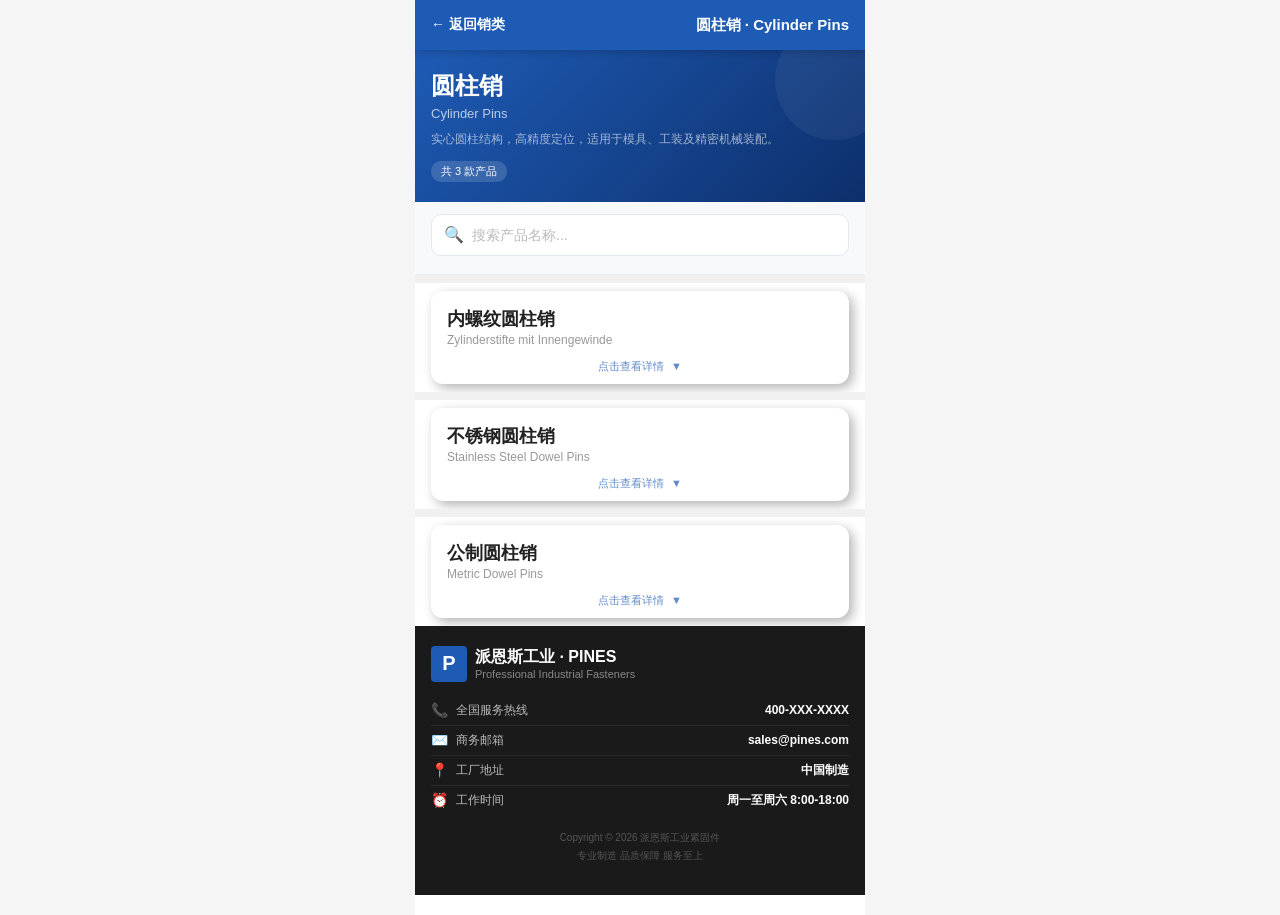
<file: category-pins-cylinder.html>
﻿<!DOCTYPE html>
<html lang="zh-CN">
<head>
<meta charset="UTF-8">
<meta name="viewport" content="width=device-width, initial-scale=1.0, maximum-scale=1.0, user-scalable=no">
<title>圆柱销 - 派恩斯工业紧固件</title>
<style>
    * { margin: 0; padding: 0; box-sizing: border-box; }

    html, body {
      width: 100%;
      background: #f5f5f5;
      font-family: 'Microsoft YaHei', Helvetica, Arial, sans-serif;
      -webkit-font-smoothing: antialiased;
    }

    #app {
      width: 100%;
      max-width: 450px;
      margin: 0 auto;
      background: #fff;
      min-height: 100vh;
      position: relative;
      overflow: hidden;
    }

    /* 导航栏 */
    .nav-bar {
      position: sticky; top: 0; z-index: 1000;
      width: 100%; height: 50px;
      background: #1e5bb5;
      display: flex; align-items: center; justify-content: space-between;
      padding: 0 16px;
      box-shadow: 0 2px 8px rgba(0,0,0,0.2);
    }
    .nav-back {
      color: #fff; font-size: 14px; font-weight: 600; cursor: pointer;
      text-decoration: none; display: flex; align-items: center; gap: 4px;
    }
    .nav-back:active { opacity: 0.7; }
    .nav-logo { display: flex; align-items: center; gap: 8px; }
    .nav-logo-icon {
      width: 32px; height: 32px; background: #fff;
      border-radius: 4px;
      display: flex; align-items: center; justify-content: center;
      font-size: 18px; font-weight: 900; color: #1e5bb5; letter-spacing: -1px;
    }
    .nav-logo-text { color: #fff; font-size: 16px; font-weight: 700; letter-spacing: 1px; }
    .nav-menu-btn { color: #fff; font-size: 22px; cursor: pointer; line-height: 1; }
    .nav-title { color: #fff; font-size: 15px; font-weight: 700; }

    /* 品类Hero */
    .cat-hero {
      background: linear-gradient(135deg, #1e5bb5 0%, #0d2f6b 100%);
      padding: 20px 16px;
      position: relative; overflow: hidden;
    }
    .cat-hero::after {
      content: '';
      position: absolute; top: -30px; right: -30px;
      width: 120px; height: 120px;
      background: rgba(255,255,255,0.05); border-radius: 50%;
    }
    .cat-hero-name { font-size: 24px; font-weight: 900; color: #fff; margin-bottom: 4px; position: relative; z-index: 1; }
    .cat-hero-en { font-size: 13px; color: rgba(255,255,255,0.7); margin-bottom: 8px; position: relative; z-index: 1; }
    .cat-hero-desc { font-size: 12px; color: rgba(255,255,255,0.6); line-height: 1.8; position: relative; z-index: 1; }
    .cat-hero-count {
      display: inline-block; background: rgba(255,255,255,0.15);
      color: #fff; font-size: 11px; padding: 3px 10px; border-radius: 10px;
      margin-top: 10px; position: relative; z-index: 1;
    }

    /* 搜索框 */
    .search-bar {
      padding: 12px 16px;
      background: #f8f9fb;
      border-bottom: 1px solid #eee;
      position: sticky; top: 50px; z-index: 999;
    }
    .search-input-wrap {
      display: flex; align-items: center;
      background: #fff; border: 1.5px solid #e2e8f0;
      border-radius: 10px; padding: 0 12px;
      height: 42px;
    }
    .search-input-wrap:focus-within { border-color: #1e5bb5; }
    .search-icon { font-size: 16px; color: #999; margin-right: 8px; }
    .search-input {
      flex: 1; border: none; outline: none;
      font-size: 14px; color: #333;
      background: transparent;
    }
    .search-input::placeholder { color: #bbb; }
    .search-clear {
      font-size: 14px; color: #ccc; cursor: pointer;
      padding: 4px; display: none;
    }
    .search-clear.show { display: block; }
    .search-count {
      font-size: 12px; color: #888; text-align: center;
      padding: 6px 0 0;
    }
    .no-result {
      text-align: center; padding: 40px 16px; color: #999;
      font-size: 14px; display: none;
    }
    .no-result.show { display: block; }

    /* 产品卡片 */
    .product-card {
      background: #fff; margin: 8px 16px; border-radius: 12px;
      box-shadow: 4px 4px 12px rgba(0,0,0,.3);
      overflow: hidden; cursor: pointer;
      transition: transform .2s, box-shadow .2s;
    }
    .product-card:hover { transform:translateY(-1px); box-shadow: 6px 6px 18px rgba(0,0,0,.35); }
    .product-card:active { transform:scale(.97); }
    .product-card-header { padding: 16px 16px 0; }
    .product-name { font-size: 18px; font-weight: 700; color: #222; margin-bottom: 2px; }
    .product-name-en { font-size: 12px; color: #999; margin-bottom: 12px; }

    /* 折叠内容 */
    .product-card-body {
      max-height: 0; overflow: hidden;
      transition: max-height .35s ease-out, opacity .25s;
      opacity: 0;
    }
    .product-card.expanded .product-card-body {
      max-height: 1200px; opacity: 1;
      transition: max-height .4s ease-in, opacity .25s .05s;
    }
    .expand-hint {
      text-align: center; font-size: 11px; color: #1e5bb5;
      padding: 0 16px 10px; font-weight: 500;
      opacity: .7;
    }
    .product-card.expanded .expand-hint { display: none; }
    .expand-arrow {
      display: inline-block; margin-left: 4px;
      transition: transform .3s;
    }
    .product-card.expanded .expand-arrow {
      transform: rotate(180deg);
    }

    /* 产品图 */
    .product-img {
      margin: 0 16px 12px;
      width: calc(100% - 32px);
      aspect-ratio: 4/3;
      object-fit: cover;
      border-radius: 8px;
      display: block;
      background: #f5f5f5;
    }
    .photo-placeholder {
      margin: 0 16px 12px; height: 0; padding-bottom: 60%;
      background: #f5f5f5; border: 2px dashed #ddd; border-radius: 8px;
      position: relative; overflow: hidden;
      display: flex; align-items: center; justify-content: center;
    }
    .photo-placeholder-inner {
      position: absolute; top: 0; left: 0; right: 0; bottom: 0;
      display: flex; flex-direction: column;
      align-items: center; justify-content: center; gap: 8px;
    }
    .photo-placeholder .ph-icon { opacity: 0.3; }
    .photo-placeholder .ph-text { font-size: 13px; color: #aaa; font-weight: 500; }
    .photo-placeholder .ph-hint { font-size: 10px; color: #ccc; }

    /* 信息卡片行 */
    .info-cards { display: flex; gap: 8px; padding: 0 16px; margin-bottom: 12px; }
    .info-card {
      flex: 1; background: #f8f9fb; border-radius: 8px;
      padding: 10px 8px; text-align: center;
    }
    .info-card .ic-label { font-size: 10px; color: #999; margin-bottom: 4px; }
    .info-card .ic-value { font-size: 12px; color: #333; font-weight: 600; line-height: 1.4; }

    /* 规格表 */
    .spec-section { padding: 0 16px 16px; }
    .spec-title { font-size: 13px; font-weight: 700; color: #1e5bb5; margin-bottom: 8px; display: flex; align-items: center; gap: 6px; }
    .spec-title::before { content: ''; display: block; width: 3px; height: 14px; background: #1e5bb5; border-radius: 2px; }
    .spec-table { width: 100%; border-collapse: collapse; margin-bottom: 12px; }
    .spec-table td { padding: 7px 0; border-bottom: 1px solid #f0f0f0; font-size: 13px; }
    .spec-table td:first-child { color: #888; width: 80px; white-space: nowrap; }
    .spec-table td:last-child { color: #333; font-weight: 500; }

    /* 描述 */
    .product-desc {
      margin: 0 16px 14px; padding: 12px; background: #f8f9fb;
      border-radius: 8px; font-size: 13px; color: #666; line-height: 1.8;
    }

    /* 询价按钮 */
    .inquiry-btn {
      display: block; width: calc(100% - 32px); margin: 0 16px 16px;
      height: 44px; border: none; border-radius: 22px;
      background: linear-gradient(135deg, #1e5bb5, #0d2f6b);
      color: #fff; font-size: 14px; font-weight: 700; cursor: pointer;
    }
    .inquiry-btn:active { opacity: 0.85; }

    /* 产品分隔 */
    .product-divider { height: 8px; background: #f0f0f0; }

    /* 定制流程 */
    .custom-flow {
      margin: 0 16px 16px;
      display: flex; gap: 8px;
    }
    .flow-step {
      flex: 1; text-align: center;
    }
    .flow-num {
      width: 28px; height: 28px; border-radius: 50%;
      background: #1e5bb5; color: #fff;
      font-size: 12px; font-weight: 700;
      display: flex; align-items: center; justify-content: center;
      margin: 0 auto 6px;
    }
    .flow-label { font-size: 11px; color: #555; font-weight: 600; }
    .flow-arrow {
      display: flex; align-items: center; color: #ccc; font-size: 16px;
    }

    /* Footer */
    .footer { background: #1a1a1a; padding: 20px 16px 30px; margin-top: 8px; }
    .footer-logo { display: flex; align-items: center; gap: 8px; margin-bottom: 14px; }
    .footer-logo-icon {
      width: 36px; height: 36px; background: #1e5bb5; border-radius: 4px;
      display: flex; align-items: center; justify-content: center;
      font-size: 20px; font-weight: 900; color: #fff;
    }
    .footer-logo-text { color: #fff; font-size: 16px; font-weight: 700; }
    .footer-logo-sub { color: #888; font-size: 11px; }
    .footer-contact { margin-bottom: 14px; }
    .footer-contact-item { display: flex; align-items: center; gap: 8px; padding: 6px 0; border-bottom: 1px solid #2a2a2a; }
    .footer-contact-item:last-child { border-bottom: none; }
    .footer-contact-item .fc-icon { font-size: 14px; flex-shrink: 0; }
    .footer-contact-item .fc-text { font-size: 12px; color: #bbb; flex: 1; }
    .footer-contact-item .fc-value { font-size: 12px; color: #fff; font-weight: 600; }
    .footer-copyright { font-size: 10px; color: #555; text-align: center; margin-top: 14px; line-height: 1.8; }

    /* 弹窗 */
    .modal-overlay { position:fixed;top:0;left:0;right:0;bottom:0;background:rgba(0,0,0,0.6);z-index:2000;display:flex;align-items:flex-end;justify-content:center;opacity:0;visibility:hidden;transition:opacity .25s,visibility .25s; }
    .modal-overlay.active { opacity:1;visibility:visible; }
    .modal-sheet { width:100%;max-width:450px;max-height:85vh;background:#fff;border-radius:16px 16px 0 0;overflow-y:auto;transform:translateY(100%);transition:transform .3s cubic-bezier(.32,.72,0,1); }
    .modal-overlay.active .modal-sheet { transform:translateY(0); }
    .modal-handle { width:36px;height:4px;background:#ddd;border-radius:2px;margin:12px auto 8px; }
    .modal-header { display:flex;align-items:center;justify-content:space-between;padding:8px 16px 12px;border-bottom:1px solid #f0f0f0;position:sticky;top:0;background:#fff;z-index:1; }
    .modal-header h3 { font-size:16px;font-weight:700;color:#1e5bb5; }
    .modal-close { width:32px;height:32px;border:none;background:#f5f5f5;border-radius:50%;font-size:18px;color:#666;cursor:pointer;display:flex;align-items:center;justify-content:center; }
    .modal-body { padding:16px; }
    .form-group { margin-bottom:14px; }
    .form-label { display:block;font-size:13px;color:#555;font-weight:600;margin-bottom:6px; }
    .form-label .required { color:#e53e3e;margin-left:2px; }
    .form-input,.form-textarea { width:100%;padding:10px 12px;border:1.5px solid #e2e8f0;border-radius:8px;font-size:14px;color:#333;outline:none;transition:border-color .2s;font-family:inherit; }
    .form-input:focus,.form-textarea:focus { border-color:#1e5bb5; }
    .form-textarea { min-height:80px;resize:vertical; }
    .form-submit { width:100%;height:46px;border:none;border-radius:23px;background:linear-gradient(135deg,#1e5bb5,#0d2f6b);color:#fff;font-size:15px;font-weight:700;cursor:pointer; }
    .form-success { text-align:center;padding:30px 16px;display:none; }
    .form-success.show { display:block; }
    .form-success .success-icon { font-size:48px;margin-bottom:12px; }
    .form-success .success-text { font-size:15px;color:#333;font-weight:600;margin-bottom:6px; }
    .form-success .success-sub { font-size:12px;color:#888; }

    .bottom-placeholder { height: 20px; }
  </style></head>
<body>
<div id="app">
<nav class="nav-bar"><a class="nav-back" href="category-pins.html">← 返回销类</a><span class="nav-title">圆柱销 · Cylinder Pins</span></nav>
<div class="cat-hero"><div class="cat-hero-name">圆柱销</div><div class="cat-hero-en">Cylinder Pins</div><div class="cat-hero-desc">实心圆柱结构，高精度定位，适用于模具、工装及精密机械装配。</div><span class="cat-hero-count">共 3 款产品</span></div>
<div class="search-bar"><div class="search-input-wrap"><span class="search-icon">🔍</span><input type="text" class="search-input" id="searchInput" placeholder="搜索产品名称..."><span class="search-clear" id="searchClear">✕</span></div><div class="search-count" id="searchCount"></div><div class="no-result" id="noResult">未找到匹配的产品</div></div>
<div class="product-divider"></div><div class="product-card" data-name="内螺纹圆柱销 zylinderstifte mit innengewinde" onclick="toggleCard(this)"><div class="product-card-header"><div class="product-name">内螺纹圆柱销</div><div class="product-name-en">Zylinderstifte mit Innengewinde</div></div><div class="expand-hint">点击查看详情 <span class="expand-arrow">▼</span></div><div class="product-card-body" onclick="event.stopPropagation()"><img class="product-img" src="images/pins-1.jpg" alt="内螺纹圆柱销"><div class="info-cards"><div class="info-card"><div class="ic-label">执行标准</div><div class="ic-value">DIN 7979 / ISO 8733</div></div><div class="info-card"><div class="ic-label">材质</div><div class="ic-value">碳钢 / 不锈钢</div></div><div class="info-card"><div class="ic-label">特点</div><div class="ic-value">带内螺纹便于拆装</div></div></div><div class="spec-section"><div class="spec-title">技术参数</div><table class="spec-table"><tr><td>执行标准</td><td>DIN 7979 / ISO 8733</td></tr><tr><td>材质</td><td>碳钢 / 不锈钢304 / 316</td></tr><tr><td>公差等级</td><td>m6 / h6</td></tr><tr><td>表面处理</td><td>发黑 / 镀锌 / 本色</td></tr></table></div><div class="product-desc">内螺纹圆柱销，端部带内螺纹设计，便于安装拆卸与维护更换。适用于精密模具、工装夹具及机械装配中的定位与固定连接。</div><button class="inquiry-btn" onclick="openInquiry('内螺纹圆柱销')">📋 对该产品询价</button></div></div><div class="product-divider"></div><div class="product-card" data-name="不锈钢圆柱销 stainless steel dowel pins" onclick="toggleCard(this)"><div class="product-card-header"><div class="product-name">不锈钢圆柱销</div><div class="product-name-en">Stainless Steel Dowel Pins</div></div><div class="expand-hint">点击查看详情 <span class="expand-arrow">▼</span></div><div class="product-card-body" onclick="event.stopPropagation()"><img class="product-img" src="images/pins-6.jpg" alt="不锈钢圆柱销"><div class="info-cards"><div class="info-card"><div class="ic-label">标准</div><div class="ic-value">DIN 6325 / ISO 2338</div></div><div class="info-card"><div class="ic-label">材质</div><div class="ic-value">不锈钢304/316</div></div><div class="info-card"><div class="ic-label">特点</div><div class="ic-value">实心 高精度 耐腐蚀</div></div></div><div class="spec-section"><div class="spec-title">技术参数</div><table class="spec-table"><tr><td>执行标准</td><td>DIN 6325 / ISO 2338</td></tr><tr><td>材质</td><td>不锈钢304 / 316 / A4</td></tr><tr><td>公差</td><td>m6 / h8</td></tr><tr><td>表面</td><td>本色抛光</td></tr></table></div><div class="product-desc">不锈钢圆柱销实心整体结构，精度高、耐腐蚀。用于精密定位与永久性固定连接，适用于潮湿、腐蚀环境下的模具、设备装配。</div><button class="inquiry-btn" onclick="openInquiry('不锈钢圆柱销')">📋 对该产品询价</button></div></div><div class="product-divider"></div><div class="product-card" data-name="公制圆柱销 metric dowel pins" onclick="toggleCard(this)"><div class="product-card-header"><div class="product-name">公制圆柱销</div><div class="product-name-en">Metric Dowel Pins</div></div><div class="expand-hint">点击查看详情 <span class="expand-arrow">▼</span></div><div class="product-card-body" onclick="event.stopPropagation()"><img class="product-img" src="images/pins-7.jpg" alt="公制圆柱销"><div class="info-cards"><div class="info-card"><div class="ic-label">国标</div><div class="ic-value">GB/T 119.1/.2</div></div><div class="info-card"><div class="ic-label">范围</div><div class="ic-value">0.6~50mm</div></div><div class="info-card"><div class="ic-label">用途</div><div class="ic-value">定位 连接 承剪</div></div></div><div class="spec-section"><div class="spec-title">技术参数</div><table class="spec-table"><tr><td>执行标准</td><td>GB/T 119.1 / GB/T 119.2</td></tr><tr><td>直径范围</td><td>0.6 ~ 50mm</td></tr><tr><td>材质</td><td>碳钢 / 不锈钢</td></tr><tr><td>公差</td><td>m6 / h8</td></tr></table></div><div class="product-desc">公制圆柱销按 GB/T 119.1/119.2 标准制造，用于零件间的精确位置保持与传递剪切载荷。是机械装配中最常用的定位元件之一。</div><button class="inquiry-btn" onclick="openInquiry('公制圆柱销')">📋 对该产品询价</button></div></div><div class="footer"><div class="footer-logo"><div class="footer-logo-icon">P</div><div><div class="footer-logo-text">派恩斯工业 · PINES</div><div class="footer-logo-sub">Professional Industrial Fasteners</div></div></div><div class="footer-contact"><div class="footer-contact-item"><span class="fc-icon">📞</span><span class="fc-text">全国服务热线</span><span class="fc-value">400-XXX-XXXX</span></div><div class="footer-contact-item"><span class="fc-icon">✉️</span><span class="fc-text">商务邮箱</span><span class="fc-value">sales@pines.com</span></div><div class="footer-contact-item"><span class="fc-icon">📍</span><span class="fc-text">工厂地址</span><span class="fc-value">中国制造</span></div><div class="footer-contact-item"><span class="fc-icon">⏰</span><span class="fc-text">工作时间</span><span class="fc-value">周一至周六 8:00-18:00</span></div></div><div class="footer-copyright">Copyright © 2026 派恩斯工业紧固件<br>专业制造 品质保障 服务至上</div></div><div class="bottom-placeholder"></div>
</div><!-- #app -->
<div class="modal-overlay" id="modalOverlay">
  <div class="modal-sheet" id="modalSheet">
    <div class="modal-handle"></div>
    <div class="modal-header">
      <h3 id="modalTitle">在线询价</h3>
      <button class="modal-close" id="modalClose">✕</button>
    </div>
    <div class="modal-body" id="modalBody"></div>
  </div>
</div><script>
var modalOverlay = document.getElementById('modalOverlay');
var modalBody = document.getElementById('modalBody');
var modalTitle = document.getElementById('modalTitle');
var modalClose = document.getElementById('modalClose');

function openInquiry(productName) {
  modalTitle.textContent = '在线询价 - ' + productName;
  modalBody.innerHTML =
    '<div class="form-group"><label class="form-label">询价产品</label><input class="form-input" id="inqProduct" value="' + productName + '" readonly></div>' +
    '<div class="form-group"><label class="form-label">公司名称 <span class="required">*</span></label><input class="form-input" id="inqCompany" placeholder="请输入公司名称"></div>' +
    '<div class="form-group"><label class="form-label">需求数量</label><input class="form-input" id="inqQty" placeholder="例：10000件/月"></div>' +
    '<div class="form-group"><label class="form-label">需求描述 <span class="required">*</span></label><textarea class="form-textarea" id="inqDesc" placeholder="请描述规格、材质、用途等需求"></textarea></div>' +
    '<div class="form-group"><label class="form-label">联系人 <span class="required">*</span></label><input class="form-input" id="inqContact" placeholder="姓名"></div>' +
    '<div class="form-group"><label class="form-label">联系电话 <span class="required">*</span></label><input class="form-input" id="inqPhone" placeholder="手机号或座机" type="tel"></div>' +
    '<button class="form-submit" onclick="submitInquiry()">提交询价</button>' +
    '<div class="form-success" id="formSuccess"><div class="success-icon">✅</div><div class="success-text">询价已提交！</div><div class="success-sub">我们将在1个工作日内与您联系</div></div>';
  modalOverlay.classList.add('active');
  document.body.style.overflow = 'hidden';
}

function openInquiryForm() {
  modalTitle.textContent = '在线询价';
  modalBody.innerHTML =
    '<div class="form-group"><label class="form-label">感兴趣的产品</label><input class="form-input" id="inqProduct" placeholder="如：弹性销、螺母..."></div>' +
    '<div class="form-group"><label class="form-label">公司名称 <span class="required">*</span></label><input class="form-input" id="inqCompany" placeholder="请输入公司名称"></div>' +
    '<div class="form-group"><label class="form-label">需求数量</label><input class="form-input" id="inqQty" placeholder="例：10000件/月"></div>' +
    '<div class="form-group"><label class="form-label">需求描述 <span class="required">*</span></label><textarea class="form-textarea" id="inqDesc" placeholder="请描述规格、材质、用途等需求"></textarea></div>' +
    '<div class="form-group"><label class="form-label">联系人 <span class="required">*</span></label><input class="form-input" id="inqContact" placeholder="姓名"></div>' +
    '<div class="form-group"><label class="form-label">联系电话 <span class="required">*</span></label><input class="form-input" id="inqPhone" placeholder="手机号或座机" type="tel"></div>' +
    '<button class="form-submit" onclick="submitInquiry()">提交询价</button>' +
    '<div class="form-success" id="formSuccess"><div class="success-icon">✅</div><div class="success-text">询价已提交！</div><div class="success-sub">我们将在1个工作日内与您联系</div></div>';
  modalOverlay.classList.add('active');
  document.body.style.overflow = 'hidden';
}

function submitInquiry() {
  var company = document.getElementById('inqCompany').value.trim();
  var qty = document.getElementById('inqQty') ? document.getElementById('inqQty').value.trim() : '';
  var desc = document.getElementById('inqDesc').value.trim();
  var contact = document.getElementById('inqContact').value.trim();
  var phone = document.getElementById('inqPhone').value.trim();
  var product = document.getElementById('inqProduct') ? document.getElementById('inqProduct').value.trim() : '';
  if (!company) { alert('请填写公司名称'); return; }
  if (!desc) { alert('请填写需求描述'); return; }
  if (!contact) { alert('请填写联系人'); return; }
  if (!phone) { alert('请填写联系电话'); return; }

  // 保存到 localStorage
  var inquiries = JSON.parse(localStorage.getItem('pines_inquiries') || '[]');
  inquiries.unshift({
    id: Date.now(),
    product: product,
    company: company,
    qty: qty,
    desc: desc,
    contact: contact,
    phone: phone,
    time: new Date().toLocaleString('zh-CN')
  });
  localStorage.setItem('pines_inquiries', JSON.stringify(inquiries));

  document.getElementById('formSuccess').classList.add('show');
  var btns = modalBody.querySelectorAll('.form-submit');
  if (btns.length) btns[btns.length-1].style.display = 'none';
  var groups = modalBody.querySelectorAll('.form-group');
  groups.forEach(function(g) { g.style.display = 'none'; });
}

function closeModal() {
  modalOverlay.classList.remove('active');
  document.body.style.overflow = '';
  var fs = document.getElementById('formSuccess');
  if (fs) fs.classList.remove('show');
}

modalClose.addEventListener('click', closeModal);
modalOverlay.addEventListener('click', function(e) {
  if (e.target === modalOverlay) closeModal();
});

// ===== 产品卡片折叠 =====
function toggleCard(card) {
  var wasExpanded = card.classList.contains('expanded');
  // 收起所有其他卡片
  document.querySelectorAll('.product-card.expanded').forEach(function(c) {
    if (c !== card) c.classList.remove('expanded');
  });
  // 切换当前卡片
  card.classList.toggle('expanded', !wasExpanded);
}

// ===== 搜索功能 =====
function setupSearch() {
  var searchInput = document.getElementById('searchInput');
  var searchClear = document.getElementById('searchClear');
  var searchCount = document.getElementById('searchCount');
  var noResult = document.getElementById('noResult');
  if (!searchInput) return;

  searchInput.addEventListener('input', function() {
    var q = this.value.trim().toLowerCase();
    if (searchClear) searchClear.classList.toggle('show', q.length > 0);

    var cards = document.querySelectorAll('.product-card');
    var visible = 0;
    cards.forEach(function(card) {
      var name = (card.getAttribute('data-name') || '').toLowerCase();
      var match = name.indexOf(q) !== -1;
      card.style.display = match ? '' : 'none';
      // 隐藏对应的分隔线
      var prev = card.previousElementSibling;
      if (prev && prev.classList.contains('product-divider')) {
        prev.style.display = match ? '' : 'none';
      }
      if (match) visible++;
    });

    if (searchCount) searchCount.textContent = q ? '找到 ' + visible + ' 款产品' : '';
    if (noResult) noResult.classList.toggle('show', q && visible === 0);
  });

  if (searchClear) {
    searchClear.addEventListener('click', function() {
      searchInput.value = '';
      searchInput.dispatchEvent(new Event('input'));
      searchInput.focus();
    });
  }
}

document.addEventListener('DOMContentLoaded', setupSearch);
</script></body>
</html>
</file>
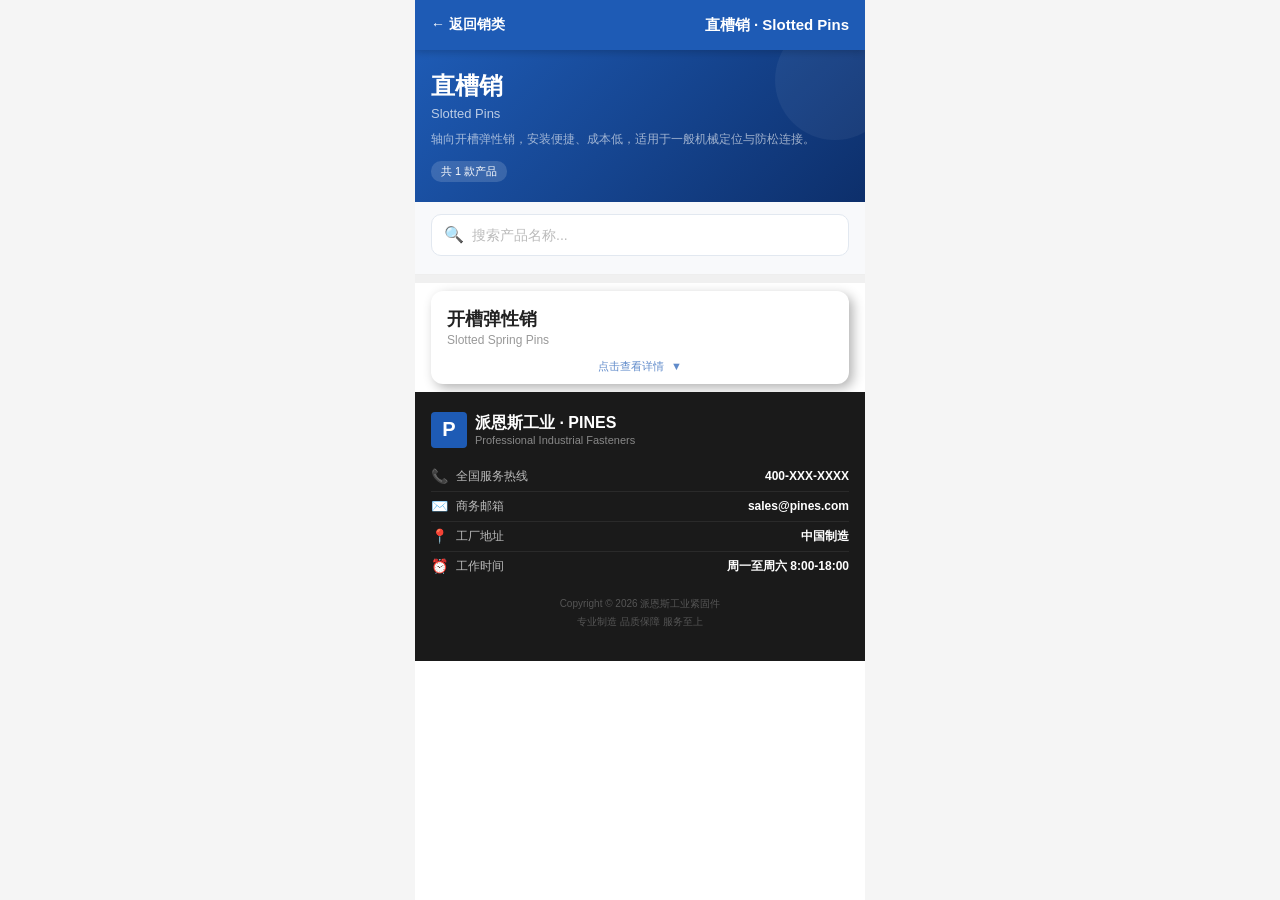
<file: category-pins-slotted.html>
﻿<!DOCTYPE html>
<html lang="zh-CN">
<head>
<meta charset="UTF-8">
<meta name="viewport" content="width=device-width, initial-scale=1.0, maximum-scale=1.0, user-scalable=no">
<title>直槽销 - 派恩斯工业紧固件</title>
<style>
    * { margin: 0; padding: 0; box-sizing: border-box; }

    html, body {
      width: 100%;
      background: #f5f5f5;
      font-family: 'Microsoft YaHei', Helvetica, Arial, sans-serif;
      -webkit-font-smoothing: antialiased;
    }

    #app {
      width: 100%;
      max-width: 450px;
      margin: 0 auto;
      background: #fff;
      min-height: 100vh;
      position: relative;
      overflow: hidden;
    }

    /* 导航栏 */
    .nav-bar {
      position: sticky; top: 0; z-index: 1000;
      width: 100%; height: 50px;
      background: #1e5bb5;
      display: flex; align-items: center; justify-content: space-between;
      padding: 0 16px;
      box-shadow: 0 2px 8px rgba(0,0,0,0.2);
    }
    .nav-back {
      color: #fff; font-size: 14px; font-weight: 600; cursor: pointer;
      text-decoration: none; display: flex; align-items: center; gap: 4px;
    }
    .nav-back:active { opacity: 0.7; }
    .nav-logo { display: flex; align-items: center; gap: 8px; }
    .nav-logo-icon {
      width: 32px; height: 32px; background: #fff;
      border-radius: 4px;
      display: flex; align-items: center; justify-content: center;
      font-size: 18px; font-weight: 900; color: #1e5bb5; letter-spacing: -1px;
    }
    .nav-logo-text { color: #fff; font-size: 16px; font-weight: 700; letter-spacing: 1px; }
    .nav-menu-btn { color: #fff; font-size: 22px; cursor: pointer; line-height: 1; }
    .nav-title { color: #fff; font-size: 15px; font-weight: 700; }

    /* 品类Hero */
    .cat-hero {
      background: linear-gradient(135deg, #1e5bb5 0%, #0d2f6b 100%);
      padding: 20px 16px;
      position: relative; overflow: hidden;
    }
    .cat-hero::after {
      content: '';
      position: absolute; top: -30px; right: -30px;
      width: 120px; height: 120px;
      background: rgba(255,255,255,0.05); border-radius: 50%;
    }
    .cat-hero-name { font-size: 24px; font-weight: 900; color: #fff; margin-bottom: 4px; position: relative; z-index: 1; }
    .cat-hero-en { font-size: 13px; color: rgba(255,255,255,0.7); margin-bottom: 8px; position: relative; z-index: 1; }
    .cat-hero-desc { font-size: 12px; color: rgba(255,255,255,0.6); line-height: 1.8; position: relative; z-index: 1; }
    .cat-hero-count {
      display: inline-block; background: rgba(255,255,255,0.15);
      color: #fff; font-size: 11px; padding: 3px 10px; border-radius: 10px;
      margin-top: 10px; position: relative; z-index: 1;
    }

    /* 搜索框 */
    .search-bar {
      padding: 12px 16px;
      background: #f8f9fb;
      border-bottom: 1px solid #eee;
      position: sticky; top: 50px; z-index: 999;
    }
    .search-input-wrap {
      display: flex; align-items: center;
      background: #fff; border: 1.5px solid #e2e8f0;
      border-radius: 10px; padding: 0 12px;
      height: 42px;
    }
    .search-input-wrap:focus-within { border-color: #1e5bb5; }
    .search-icon { font-size: 16px; color: #999; margin-right: 8px; }
    .search-input {
      flex: 1; border: none; outline: none;
      font-size: 14px; color: #333;
      background: transparent;
    }
    .search-input::placeholder { color: #bbb; }
    .search-clear {
      font-size: 14px; color: #ccc; cursor: pointer;
      padding: 4px; display: none;
    }
    .search-clear.show { display: block; }
    .search-count {
      font-size: 12px; color: #888; text-align: center;
      padding: 6px 0 0;
    }
    .no-result {
      text-align: center; padding: 40px 16px; color: #999;
      font-size: 14px; display: none;
    }
    .no-result.show { display: block; }

    /* 产品卡片 */
    .product-card {
      background: #fff; margin: 8px 16px; border-radius: 12px;
      box-shadow: 4px 4px 12px rgba(0,0,0,.3);
      overflow: hidden; cursor: pointer;
      transition: transform .2s, box-shadow .2s;
    }
    .product-card:hover { transform:translateY(-1px); box-shadow: 6px 6px 18px rgba(0,0,0,.35); }
    .product-card:active { transform:scale(.97); }
    .product-card-header { padding: 16px 16px 0; }
    .product-name { font-size: 18px; font-weight: 700; color: #222; margin-bottom: 2px; }
    .product-name-en { font-size: 12px; color: #999; margin-bottom: 12px; }

    /* 折叠内容 */
    .product-card-body {
      max-height: 0; overflow: hidden;
      transition: max-height .35s ease-out, opacity .25s;
      opacity: 0;
    }
    .product-card.expanded .product-card-body {
      max-height: 1200px; opacity: 1;
      transition: max-height .4s ease-in, opacity .25s .05s;
    }
    .expand-hint {
      text-align: center; font-size: 11px; color: #1e5bb5;
      padding: 0 16px 10px; font-weight: 500;
      opacity: .7;
    }
    .product-card.expanded .expand-hint { display: none; }
    .expand-arrow {
      display: inline-block; margin-left: 4px;
      transition: transform .3s;
    }
    .product-card.expanded .expand-arrow {
      transform: rotate(180deg);
    }

    /* 产品图 */
    .product-img {
      margin: 0 16px 12px;
      width: calc(100% - 32px);
      aspect-ratio: 4/3;
      object-fit: cover;
      border-radius: 8px;
      display: block;
      background: #f5f5f5;
    }
    .photo-placeholder {
      margin: 0 16px 12px; height: 0; padding-bottom: 60%;
      background: #f5f5f5; border: 2px dashed #ddd; border-radius: 8px;
      position: relative; overflow: hidden;
      display: flex; align-items: center; justify-content: center;
    }
    .photo-placeholder-inner {
      position: absolute; top: 0; left: 0; right: 0; bottom: 0;
      display: flex; flex-direction: column;
      align-items: center; justify-content: center; gap: 8px;
    }
    .photo-placeholder .ph-icon { opacity: 0.3; }
    .photo-placeholder .ph-text { font-size: 13px; color: #aaa; font-weight: 500; }
    .photo-placeholder .ph-hint { font-size: 10px; color: #ccc; }

    /* 信息卡片行 */
    .info-cards { display: flex; gap: 8px; padding: 0 16px; margin-bottom: 12px; }
    .info-card {
      flex: 1; background: #f8f9fb; border-radius: 8px;
      padding: 10px 8px; text-align: center;
    }
    .info-card .ic-label { font-size: 10px; color: #999; margin-bottom: 4px; }
    .info-card .ic-value { font-size: 12px; color: #333; font-weight: 600; line-height: 1.4; }

    /* 规格表 */
    .spec-section { padding: 0 16px 16px; }
    .spec-title { font-size: 13px; font-weight: 700; color: #1e5bb5; margin-bottom: 8px; display: flex; align-items: center; gap: 6px; }
    .spec-title::before { content: ''; display: block; width: 3px; height: 14px; background: #1e5bb5; border-radius: 2px; }
    .spec-table { width: 100%; border-collapse: collapse; margin-bottom: 12px; }
    .spec-table td { padding: 7px 0; border-bottom: 1px solid #f0f0f0; font-size: 13px; }
    .spec-table td:first-child { color: #888; width: 80px; white-space: nowrap; }
    .spec-table td:last-child { color: #333; font-weight: 500; }

    /* 描述 */
    .product-desc {
      margin: 0 16px 14px; padding: 12px; background: #f8f9fb;
      border-radius: 8px; font-size: 13px; color: #666; line-height: 1.8;
    }

    /* 询价按钮 */
    .inquiry-btn {
      display: block; width: calc(100% - 32px); margin: 0 16px 16px;
      height: 44px; border: none; border-radius: 22px;
      background: linear-gradient(135deg, #1e5bb5, #0d2f6b);
      color: #fff; font-size: 14px; font-weight: 700; cursor: pointer;
    }
    .inquiry-btn:active { opacity: 0.85; }

    /* 产品分隔 */
    .product-divider { height: 8px; background: #f0f0f0; }

    /* 定制流程 */
    .custom-flow {
      margin: 0 16px 16px;
      display: flex; gap: 8px;
    }
    .flow-step {
      flex: 1; text-align: center;
    }
    .flow-num {
      width: 28px; height: 28px; border-radius: 50%;
      background: #1e5bb5; color: #fff;
      font-size: 12px; font-weight: 700;
      display: flex; align-items: center; justify-content: center;
      margin: 0 auto 6px;
    }
    .flow-label { font-size: 11px; color: #555; font-weight: 600; }
    .flow-arrow {
      display: flex; align-items: center; color: #ccc; font-size: 16px;
    }

    /* Footer */
    .footer { background: #1a1a1a; padding: 20px 16px 30px; margin-top: 8px; }
    .footer-logo { display: flex; align-items: center; gap: 8px; margin-bottom: 14px; }
    .footer-logo-icon {
      width: 36px; height: 36px; background: #1e5bb5; border-radius: 4px;
      display: flex; align-items: center; justify-content: center;
      font-size: 20px; font-weight: 900; color: #fff;
    }
    .footer-logo-text { color: #fff; font-size: 16px; font-weight: 700; }
    .footer-logo-sub { color: #888; font-size: 11px; }
    .footer-contact { margin-bottom: 14px; }
    .footer-contact-item { display: flex; align-items: center; gap: 8px; padding: 6px 0; border-bottom: 1px solid #2a2a2a; }
    .footer-contact-item:last-child { border-bottom: none; }
    .footer-contact-item .fc-icon { font-size: 14px; flex-shrink: 0; }
    .footer-contact-item .fc-text { font-size: 12px; color: #bbb; flex: 1; }
    .footer-contact-item .fc-value { font-size: 12px; color: #fff; font-weight: 600; }
    .footer-copyright { font-size: 10px; color: #555; text-align: center; margin-top: 14px; line-height: 1.8; }

    /* 弹窗 */
    .modal-overlay { position:fixed;top:0;left:0;right:0;bottom:0;background:rgba(0,0,0,0.6);z-index:2000;display:flex;align-items:flex-end;justify-content:center;opacity:0;visibility:hidden;transition:opacity .25s,visibility .25s; }
    .modal-overlay.active { opacity:1;visibility:visible; }
    .modal-sheet { width:100%;max-width:450px;max-height:85vh;background:#fff;border-radius:16px 16px 0 0;overflow-y:auto;transform:translateY(100%);transition:transform .3s cubic-bezier(.32,.72,0,1); }
    .modal-overlay.active .modal-sheet { transform:translateY(0); }
    .modal-handle { width:36px;height:4px;background:#ddd;border-radius:2px;margin:12px auto 8px; }
    .modal-header { display:flex;align-items:center;justify-content:space-between;padding:8px 16px 12px;border-bottom:1px solid #f0f0f0;position:sticky;top:0;background:#fff;z-index:1; }
    .modal-header h3 { font-size:16px;font-weight:700;color:#1e5bb5; }
    .modal-close { width:32px;height:32px;border:none;background:#f5f5f5;border-radius:50%;font-size:18px;color:#666;cursor:pointer;display:flex;align-items:center;justify-content:center; }
    .modal-body { padding:16px; }
    .form-group { margin-bottom:14px; }
    .form-label { display:block;font-size:13px;color:#555;font-weight:600;margin-bottom:6px; }
    .form-label .required { color:#e53e3e;margin-left:2px; }
    .form-input,.form-textarea { width:100%;padding:10px 12px;border:1.5px solid #e2e8f0;border-radius:8px;font-size:14px;color:#333;outline:none;transition:border-color .2s;font-family:inherit; }
    .form-input:focus,.form-textarea:focus { border-color:#1e5bb5; }
    .form-textarea { min-height:80px;resize:vertical; }
    .form-submit { width:100%;height:46px;border:none;border-radius:23px;background:linear-gradient(135deg,#1e5bb5,#0d2f6b);color:#fff;font-size:15px;font-weight:700;cursor:pointer; }
    .form-success { text-align:center;padding:30px 16px;display:none; }
    .form-success.show { display:block; }
    .form-success .success-icon { font-size:48px;margin-bottom:12px; }
    .form-success .success-text { font-size:15px;color:#333;font-weight:600;margin-bottom:6px; }
    .form-success .success-sub { font-size:12px;color:#888; }

    .bottom-placeholder { height: 20px; }
  </style></head>
<body>
<div id="app">
<nav class="nav-bar"><a class="nav-back" href="category-pins.html">← 返回销类</a><span class="nav-title">直槽销 · Slotted Pins</span></nav>
<div class="cat-hero"><div class="cat-hero-name">直槽销</div><div class="cat-hero-en">Slotted Pins</div><div class="cat-hero-desc">轴向开槽弹性销，安装便捷、成本低，适用于一般机械定位与防松连接。</div><span class="cat-hero-count">共 1 款产品</span></div>
<div class="search-bar"><div class="search-input-wrap"><span class="search-icon">🔍</span><input type="text" class="search-input" id="searchInput" placeholder="搜索产品名称..."><span class="search-clear" id="searchClear">✕</span></div><div class="search-count" id="searchCount"></div><div class="no-result" id="noResult">未找到匹配的产品</div></div>
<div class="product-divider"></div><div class="product-card" data-name="开槽弹性销 slotted spring pins" onclick="toggleCard(this)"><div class="product-card-header"><div class="product-name">开槽弹性销</div><div class="product-name-en">Slotted Spring Pins</div></div><div class="expand-hint">点击查看详情 <span class="expand-arrow">▼</span></div><div class="product-card-body" onclick="event.stopPropagation()"><img class="product-img" src="images/pins-8.jpg" alt="开槽弹性销"><div class="info-cards"><div class="info-card"><div class="ic-label">标准</div><div class="ic-value">DIN 7 / ISO 13337</div></div><div class="info-card"><div class="ic-label">材质</div><div class="ic-value">碳钢 / 不锈钢</div></div><div class="info-card"><div class="ic-label">特点</div><div class="ic-value">开槽弹性 成本低</div></div></div><div class="spec-section"><div class="spec-title">技术参数</div><table class="spec-table"><tr><td>执行标准</td><td>DIN 7 / ISO 13337</td></tr><tr><td>材质</td><td>碳钢 / 不锈钢</td></tr><tr><td>规格</td><td>Φ1 ~ Φ30mm</td></tr><tr><td>表面处理</td><td>镀锌 / 发黑</td></tr></table></div><div class="product-desc">开槽弹性销沿轴向开设通槽，利用材料弹性产生径向膨胀力与孔壁紧密贴合。安装便捷、成本低廉，广泛用于一般机械定位与防松连接。</div><button class="inquiry-btn" onclick="openInquiry('开槽弹性销')">📋 对该产品询价</button></div></div><div class="footer"><div class="footer-logo"><div class="footer-logo-icon">P</div><div><div class="footer-logo-text">派恩斯工业 · PINES</div><div class="footer-logo-sub">Professional Industrial Fasteners</div></div></div><div class="footer-contact"><div class="footer-contact-item"><span class="fc-icon">📞</span><span class="fc-text">全国服务热线</span><span class="fc-value">400-XXX-XXXX</span></div><div class="footer-contact-item"><span class="fc-icon">✉️</span><span class="fc-text">商务邮箱</span><span class="fc-value">sales@pines.com</span></div><div class="footer-contact-item"><span class="fc-icon">📍</span><span class="fc-text">工厂地址</span><span class="fc-value">中国制造</span></div><div class="footer-contact-item"><span class="fc-icon">⏰</span><span class="fc-text">工作时间</span><span class="fc-value">周一至周六 8:00-18:00</span></div></div><div class="footer-copyright">Copyright © 2026 派恩斯工业紧固件<br>专业制造 品质保障 服务至上</div></div><div class="bottom-placeholder"></div>
</div><!-- #app -->
<div class="modal-overlay" id="modalOverlay">
  <div class="modal-sheet" id="modalSheet">
    <div class="modal-handle"></div>
    <div class="modal-header">
      <h3 id="modalTitle">在线询价</h3>
      <button class="modal-close" id="modalClose">✕</button>
    </div>
    <div class="modal-body" id="modalBody"></div>
  </div>
</div><script>
var modalOverlay = document.getElementById('modalOverlay');
var modalBody = document.getElementById('modalBody');
var modalTitle = document.getElementById('modalTitle');
var modalClose = document.getElementById('modalClose');

function openInquiry(productName) {
  modalTitle.textContent = '在线询价 - ' + productName;
  modalBody.innerHTML =
    '<div class="form-group"><label class="form-label">询价产品</label><input class="form-input" id="inqProduct" value="' + productName + '" readonly></div>' +
    '<div class="form-group"><label class="form-label">公司名称 <span class="required">*</span></label><input class="form-input" id="inqCompany" placeholder="请输入公司名称"></div>' +
    '<div class="form-group"><label class="form-label">需求数量</label><input class="form-input" id="inqQty" placeholder="例：10000件/月"></div>' +
    '<div class="form-group"><label class="form-label">需求描述 <span class="required">*</span></label><textarea class="form-textarea" id="inqDesc" placeholder="请描述规格、材质、用途等需求"></textarea></div>' +
    '<div class="form-group"><label class="form-label">联系人 <span class="required">*</span></label><input class="form-input" id="inqContact" placeholder="姓名"></div>' +
    '<div class="form-group"><label class="form-label">联系电话 <span class="required">*</span></label><input class="form-input" id="inqPhone" placeholder="手机号或座机" type="tel"></div>' +
    '<button class="form-submit" onclick="submitInquiry()">提交询价</button>' +
    '<div class="form-success" id="formSuccess"><div class="success-icon">✅</div><div class="success-text">询价已提交！</div><div class="success-sub">我们将在1个工作日内与您联系</div></div>';
  modalOverlay.classList.add('active');
  document.body.style.overflow = 'hidden';
}

function openInquiryForm() {
  modalTitle.textContent = '在线询价';
  modalBody.innerHTML =
    '<div class="form-group"><label class="form-label">感兴趣的产品</label><input class="form-input" id="inqProduct" placeholder="如：弹性销、螺母..."></div>' +
    '<div class="form-group"><label class="form-label">公司名称 <span class="required">*</span></label><input class="form-input" id="inqCompany" placeholder="请输入公司名称"></div>' +
    '<div class="form-group"><label class="form-label">需求数量</label><input class="form-input" id="inqQty" placeholder="例：10000件/月"></div>' +
    '<div class="form-group"><label class="form-label">需求描述 <span class="required">*</span></label><textarea class="form-textarea" id="inqDesc" placeholder="请描述规格、材质、用途等需求"></textarea></div>' +
    '<div class="form-group"><label class="form-label">联系人 <span class="required">*</span></label><input class="form-input" id="inqContact" placeholder="姓名"></div>' +
    '<div class="form-group"><label class="form-label">联系电话 <span class="required">*</span></label><input class="form-input" id="inqPhone" placeholder="手机号或座机" type="tel"></div>' +
    '<button class="form-submit" onclick="submitInquiry()">提交询价</button>' +
    '<div class="form-success" id="formSuccess"><div class="success-icon">✅</div><div class="success-text">询价已提交！</div><div class="success-sub">我们将在1个工作日内与您联系</div></div>';
  modalOverlay.classList.add('active');
  document.body.style.overflow = 'hidden';
}

function submitInquiry() {
  var company = document.getElementById('inqCompany').value.trim();
  var qty = document.getElementById('inqQty') ? document.getElementById('inqQty').value.trim() : '';
  var desc = document.getElementById('inqDesc').value.trim();
  var contact = document.getElementById('inqContact').value.trim();
  var phone = document.getElementById('inqPhone').value.trim();
  var product = document.getElementById('inqProduct') ? document.getElementById('inqProduct').value.trim() : '';
  if (!company) { alert('请填写公司名称'); return; }
  if (!desc) { alert('请填写需求描述'); return; }
  if (!contact) { alert('请填写联系人'); return; }
  if (!phone) { alert('请填写联系电话'); return; }

  // 保存到 localStorage
  var inquiries = JSON.parse(localStorage.getItem('pines_inquiries') || '[]');
  inquiries.unshift({
    id: Date.now(),
    product: product,
    company: company,
    qty: qty,
    desc: desc,
    contact: contact,
    phone: phone,
    time: new Date().toLocaleString('zh-CN')
  });
  localStorage.setItem('pines_inquiries', JSON.stringify(inquiries));

  document.getElementById('formSuccess').classList.add('show');
  var btns = modalBody.querySelectorAll('.form-submit');
  if (btns.length) btns[btns.length-1].style.display = 'none';
  var groups = modalBody.querySelectorAll('.form-group');
  groups.forEach(function(g) { g.style.display = 'none'; });
}

function closeModal() {
  modalOverlay.classList.remove('active');
  document.body.style.overflow = '';
  var fs = document.getElementById('formSuccess');
  if (fs) fs.classList.remove('show');
}

modalClose.addEventListener('click', closeModal);
modalOverlay.addEventListener('click', function(e) {
  if (e.target === modalOverlay) closeModal();
});

// ===== 产品卡片折叠 =====
function toggleCard(card) {
  var wasExpanded = card.classList.contains('expanded');
  // 收起所有其他卡片
  document.querySelectorAll('.product-card.expanded').forEach(function(c) {
    if (c !== card) c.classList.remove('expanded');
  });
  // 切换当前卡片
  card.classList.toggle('expanded', !wasExpanded);
}

// ===== 搜索功能 =====
function setupSearch() {
  var searchInput = document.getElementById('searchInput');
  var searchClear = document.getElementById('searchClear');
  var searchCount = document.getElementById('searchCount');
  var noResult = document.getElementById('noResult');
  if (!searchInput) return;

  searchInput.addEventListener('input', function() {
    var q = this.value.trim().toLowerCase();
    if (searchClear) searchClear.classList.toggle('show', q.length > 0);

    var cards = document.querySelectorAll('.product-card');
    var visible = 0;
    cards.forEach(function(card) {
      var name = (card.getAttribute('data-name') || '').toLowerCase();
      var match = name.indexOf(q) !== -1;
      card.style.display = match ? '' : 'none';
      // 隐藏对应的分隔线
      var prev = card.previousElementSibling;
      if (prev && prev.classList.contains('product-divider')) {
        prev.style.display = match ? '' : 'none';
      }
      if (match) visible++;
    });

    if (searchCount) searchCount.textContent = q ? '找到 ' + visible + ' 款产品' : '';
    if (noResult) noResult.classList.toggle('show', q && visible === 0);
  });

  if (searchClear) {
    searchClear.addEventListener('click', function() {
      searchInput.value = '';
      searchInput.dispatchEvent(new Event('input'));
      searchInput.focus();
    });
  }
}

document.addEventListener('DOMContentLoaded', setupSearch);
</script></body>
</html>
</file>
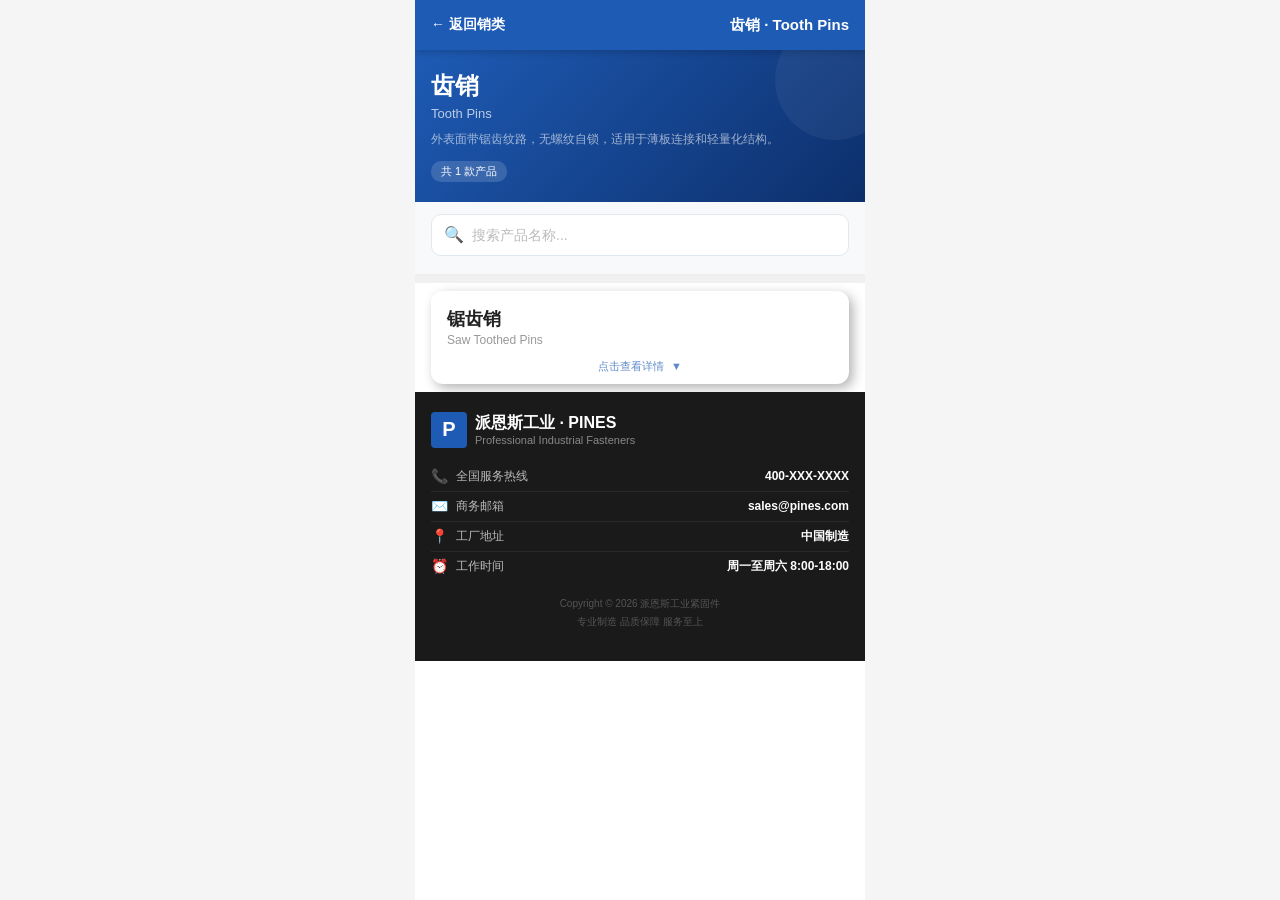
<file: category-pins-tooth.html>
﻿<!DOCTYPE html>
<html lang="zh-CN">
<head>
<meta charset="UTF-8">
<meta name="viewport" content="width=device-width, initial-scale=1.0, maximum-scale=1.0, user-scalable=no">
<title>齿销 - 派恩斯工业紧固件</title>
<style>
    * { margin: 0; padding: 0; box-sizing: border-box; }

    html, body {
      width: 100%;
      background: #f5f5f5;
      font-family: 'Microsoft YaHei', Helvetica, Arial, sans-serif;
      -webkit-font-smoothing: antialiased;
    }

    #app {
      width: 100%;
      max-width: 450px;
      margin: 0 auto;
      background: #fff;
      min-height: 100vh;
      position: relative;
      overflow: hidden;
    }

    /* 导航栏 */
    .nav-bar {
      position: sticky; top: 0; z-index: 1000;
      width: 100%; height: 50px;
      background: #1e5bb5;
      display: flex; align-items: center; justify-content: space-between;
      padding: 0 16px;
      box-shadow: 0 2px 8px rgba(0,0,0,0.2);
    }
    .nav-back {
      color: #fff; font-size: 14px; font-weight: 600; cursor: pointer;
      text-decoration: none; display: flex; align-items: center; gap: 4px;
    }
    .nav-back:active { opacity: 0.7; }
    .nav-logo { display: flex; align-items: center; gap: 8px; }
    .nav-logo-icon {
      width: 32px; height: 32px; background: #fff;
      border-radius: 4px;
      display: flex; align-items: center; justify-content: center;
      font-size: 18px; font-weight: 900; color: #1e5bb5; letter-spacing: -1px;
    }
    .nav-logo-text { color: #fff; font-size: 16px; font-weight: 700; letter-spacing: 1px; }
    .nav-menu-btn { color: #fff; font-size: 22px; cursor: pointer; line-height: 1; }
    .nav-title { color: #fff; font-size: 15px; font-weight: 700; }

    /* 品类Hero */
    .cat-hero {
      background: linear-gradient(135deg, #1e5bb5 0%, #0d2f6b 100%);
      padding: 20px 16px;
      position: relative; overflow: hidden;
    }
    .cat-hero::after {
      content: '';
      position: absolute; top: -30px; right: -30px;
      width: 120px; height: 120px;
      background: rgba(255,255,255,0.05); border-radius: 50%;
    }
    .cat-hero-name { font-size: 24px; font-weight: 900; color: #fff; margin-bottom: 4px; position: relative; z-index: 1; }
    .cat-hero-en { font-size: 13px; color: rgba(255,255,255,0.7); margin-bottom: 8px; position: relative; z-index: 1; }
    .cat-hero-desc { font-size: 12px; color: rgba(255,255,255,0.6); line-height: 1.8; position: relative; z-index: 1; }
    .cat-hero-count {
      display: inline-block; background: rgba(255,255,255,0.15);
      color: #fff; font-size: 11px; padding: 3px 10px; border-radius: 10px;
      margin-top: 10px; position: relative; z-index: 1;
    }

    /* 搜索框 */
    .search-bar {
      padding: 12px 16px;
      background: #f8f9fb;
      border-bottom: 1px solid #eee;
      position: sticky; top: 50px; z-index: 999;
    }
    .search-input-wrap {
      display: flex; align-items: center;
      background: #fff; border: 1.5px solid #e2e8f0;
      border-radius: 10px; padding: 0 12px;
      height: 42px;
    }
    .search-input-wrap:focus-within { border-color: #1e5bb5; }
    .search-icon { font-size: 16px; color: #999; margin-right: 8px; }
    .search-input {
      flex: 1; border: none; outline: none;
      font-size: 14px; color: #333;
      background: transparent;
    }
    .search-input::placeholder { color: #bbb; }
    .search-clear {
      font-size: 14px; color: #ccc; cursor: pointer;
      padding: 4px; display: none;
    }
    .search-clear.show { display: block; }
    .search-count {
      font-size: 12px; color: #888; text-align: center;
      padding: 6px 0 0;
    }
    .no-result {
      text-align: center; padding: 40px 16px; color: #999;
      font-size: 14px; display: none;
    }
    .no-result.show { display: block; }

    /* 产品卡片 */
    .product-card {
      background: #fff; margin: 8px 16px; border-radius: 12px;
      box-shadow: 4px 4px 12px rgba(0,0,0,.3);
      overflow: hidden; cursor: pointer;
      transition: transform .2s, box-shadow .2s;
    }
    .product-card:hover { transform:translateY(-1px); box-shadow: 6px 6px 18px rgba(0,0,0,.35); }
    .product-card:active { transform:scale(.97); }
    .product-card-header { padding: 16px 16px 0; }
    .product-name { font-size: 18px; font-weight: 700; color: #222; margin-bottom: 2px; }
    .product-name-en { font-size: 12px; color: #999; margin-bottom: 12px; }

    /* 折叠内容 */
    .product-card-body {
      max-height: 0; overflow: hidden;
      transition: max-height .35s ease-out, opacity .25s;
      opacity: 0;
    }
    .product-card.expanded .product-card-body {
      max-height: 1200px; opacity: 1;
      transition: max-height .4s ease-in, opacity .25s .05s;
    }
    .expand-hint {
      text-align: center; font-size: 11px; color: #1e5bb5;
      padding: 0 16px 10px; font-weight: 500;
      opacity: .7;
    }
    .product-card.expanded .expand-hint { display: none; }
    .expand-arrow {
      display: inline-block; margin-left: 4px;
      transition: transform .3s;
    }
    .product-card.expanded .expand-arrow {
      transform: rotate(180deg);
    }

    /* 产品图 */
    .product-img {
      margin: 0 16px 12px;
      width: calc(100% - 32px);
      aspect-ratio: 4/3;
      object-fit: cover;
      border-radius: 8px;
      display: block;
      background: #f5f5f5;
    }
    .photo-placeholder {
      margin: 0 16px 12px; height: 0; padding-bottom: 60%;
      background: #f5f5f5; border: 2px dashed #ddd; border-radius: 8px;
      position: relative; overflow: hidden;
      display: flex; align-items: center; justify-content: center;
    }
    .photo-placeholder-inner {
      position: absolute; top: 0; left: 0; right: 0; bottom: 0;
      display: flex; flex-direction: column;
      align-items: center; justify-content: center; gap: 8px;
    }
    .photo-placeholder .ph-icon { opacity: 0.3; }
    .photo-placeholder .ph-text { font-size: 13px; color: #aaa; font-weight: 500; }
    .photo-placeholder .ph-hint { font-size: 10px; color: #ccc; }

    /* 信息卡片行 */
    .info-cards { display: flex; gap: 8px; padding: 0 16px; margin-bottom: 12px; }
    .info-card {
      flex: 1; background: #f8f9fb; border-radius: 8px;
      padding: 10px 8px; text-align: center;
    }
    .info-card .ic-label { font-size: 10px; color: #999; margin-bottom: 4px; }
    .info-card .ic-value { font-size: 12px; color: #333; font-weight: 600; line-height: 1.4; }

    /* 规格表 */
    .spec-section { padding: 0 16px 16px; }
    .spec-title { font-size: 13px; font-weight: 700; color: #1e5bb5; margin-bottom: 8px; display: flex; align-items: center; gap: 6px; }
    .spec-title::before { content: ''; display: block; width: 3px; height: 14px; background: #1e5bb5; border-radius: 2px; }
    .spec-table { width: 100%; border-collapse: collapse; margin-bottom: 12px; }
    .spec-table td { padding: 7px 0; border-bottom: 1px solid #f0f0f0; font-size: 13px; }
    .spec-table td:first-child { color: #888; width: 80px; white-space: nowrap; }
    .spec-table td:last-child { color: #333; font-weight: 500; }

    /* 描述 */
    .product-desc {
      margin: 0 16px 14px; padding: 12px; background: #f8f9fb;
      border-radius: 8px; font-size: 13px; color: #666; line-height: 1.8;
    }

    /* 询价按钮 */
    .inquiry-btn {
      display: block; width: calc(100% - 32px); margin: 0 16px 16px;
      height: 44px; border: none; border-radius: 22px;
      background: linear-gradient(135deg, #1e5bb5, #0d2f6b);
      color: #fff; font-size: 14px; font-weight: 700; cursor: pointer;
    }
    .inquiry-btn:active { opacity: 0.85; }

    /* 产品分隔 */
    .product-divider { height: 8px; background: #f0f0f0; }

    /* 定制流程 */
    .custom-flow {
      margin: 0 16px 16px;
      display: flex; gap: 8px;
    }
    .flow-step {
      flex: 1; text-align: center;
    }
    .flow-num {
      width: 28px; height: 28px; border-radius: 50%;
      background: #1e5bb5; color: #fff;
      font-size: 12px; font-weight: 700;
      display: flex; align-items: center; justify-content: center;
      margin: 0 auto 6px;
    }
    .flow-label { font-size: 11px; color: #555; font-weight: 600; }
    .flow-arrow {
      display: flex; align-items: center; color: #ccc; font-size: 16px;
    }

    /* Footer */
    .footer { background: #1a1a1a; padding: 20px 16px 30px; margin-top: 8px; }
    .footer-logo { display: flex; align-items: center; gap: 8px; margin-bottom: 14px; }
    .footer-logo-icon {
      width: 36px; height: 36px; background: #1e5bb5; border-radius: 4px;
      display: flex; align-items: center; justify-content: center;
      font-size: 20px; font-weight: 900; color: #fff;
    }
    .footer-logo-text { color: #fff; font-size: 16px; font-weight: 700; }
    .footer-logo-sub { color: #888; font-size: 11px; }
    .footer-contact { margin-bottom: 14px; }
    .footer-contact-item { display: flex; align-items: center; gap: 8px; padding: 6px 0; border-bottom: 1px solid #2a2a2a; }
    .footer-contact-item:last-child { border-bottom: none; }
    .footer-contact-item .fc-icon { font-size: 14px; flex-shrink: 0; }
    .footer-contact-item .fc-text { font-size: 12px; color: #bbb; flex: 1; }
    .footer-contact-item .fc-value { font-size: 12px; color: #fff; font-weight: 600; }
    .footer-copyright { font-size: 10px; color: #555; text-align: center; margin-top: 14px; line-height: 1.8; }

    /* 弹窗 */
    .modal-overlay { position:fixed;top:0;left:0;right:0;bottom:0;background:rgba(0,0,0,0.6);z-index:2000;display:flex;align-items:flex-end;justify-content:center;opacity:0;visibility:hidden;transition:opacity .25s,visibility .25s; }
    .modal-overlay.active { opacity:1;visibility:visible; }
    .modal-sheet { width:100%;max-width:450px;max-height:85vh;background:#fff;border-radius:16px 16px 0 0;overflow-y:auto;transform:translateY(100%);transition:transform .3s cubic-bezier(.32,.72,0,1); }
    .modal-overlay.active .modal-sheet { transform:translateY(0); }
    .modal-handle { width:36px;height:4px;background:#ddd;border-radius:2px;margin:12px auto 8px; }
    .modal-header { display:flex;align-items:center;justify-content:space-between;padding:8px 16px 12px;border-bottom:1px solid #f0f0f0;position:sticky;top:0;background:#fff;z-index:1; }
    .modal-header h3 { font-size:16px;font-weight:700;color:#1e5bb5; }
    .modal-close { width:32px;height:32px;border:none;background:#f5f5f5;border-radius:50%;font-size:18px;color:#666;cursor:pointer;display:flex;align-items:center;justify-content:center; }
    .modal-body { padding:16px; }
    .form-group { margin-bottom:14px; }
    .form-label { display:block;font-size:13px;color:#555;font-weight:600;margin-bottom:6px; }
    .form-label .required { color:#e53e3e;margin-left:2px; }
    .form-input,.form-textarea { width:100%;padding:10px 12px;border:1.5px solid #e2e8f0;border-radius:8px;font-size:14px;color:#333;outline:none;transition:border-color .2s;font-family:inherit; }
    .form-input:focus,.form-textarea:focus { border-color:#1e5bb5; }
    .form-textarea { min-height:80px;resize:vertical; }
    .form-submit { width:100%;height:46px;border:none;border-radius:23px;background:linear-gradient(135deg,#1e5bb5,#0d2f6b);color:#fff;font-size:15px;font-weight:700;cursor:pointer; }
    .form-success { text-align:center;padding:30px 16px;display:none; }
    .form-success.show { display:block; }
    .form-success .success-icon { font-size:48px;margin-bottom:12px; }
    .form-success .success-text { font-size:15px;color:#333;font-weight:600;margin-bottom:6px; }
    .form-success .success-sub { font-size:12px;color:#888; }

    .bottom-placeholder { height: 20px; }
  </style></head>
<body>
<div id="app">
<nav class="nav-bar"><a class="nav-back" href="category-pins.html">← 返回销类</a><span class="nav-title">齿销 · Tooth Pins</span></nav>
<div class="cat-hero"><div class="cat-hero-name">齿销</div><div class="cat-hero-en">Tooth Pins</div><div class="cat-hero-desc">外表面带锯齿纹路，无螺纹自锁，适用于薄板连接和轻量化结构。</div><span class="cat-hero-count">共 1 款产品</span></div>
<div class="search-bar"><div class="search-input-wrap"><span class="search-icon">🔍</span><input type="text" class="search-input" id="searchInput" placeholder="搜索产品名称..."><span class="search-clear" id="searchClear">✕</span></div><div class="search-count" id="searchCount"></div><div class="no-result" id="noResult">未找到匹配的产品</div></div>
<div class="product-divider"></div><div class="product-card" data-name="锯齿销 saw toothed pins" onclick="toggleCard(this)"><div class="product-card-header"><div class="product-name">锯齿销</div><div class="product-name-en">Saw Toothed Pins</div></div><div class="expand-hint">点击查看详情 <span class="expand-arrow">▼</span></div><div class="product-card-body" onclick="event.stopPropagation()"><img class="product-img" src="images/pins-5.jpg" alt="锯齿销"><div class="info-cards"><div class="info-card"><div class="ic-label">类型</div><div class="ic-value">锯齿压入式</div></div><div class="info-card"><div class="ic-label">材质</div><div class="ic-value">不锈钢 / 碳钢</div></div><div class="info-card"><div class="ic-label">优势</div><div class="ic-value">免螺纹 自锁定</div></div></div><div class="spec-section"><div class="spec-title">技术参数</div><table class="spec-table"><tr><td>类型</td><td>压入式 锯齿型</td></tr><tr><td>材质</td><td>不锈钢304 / 碳钢镀锌</td></tr><tr><td>特点</td><td>无螺纹自锁 防松脱</td></tr><tr><td>应用</td><td>汽车电子 薄板连接</td></tr></table></div><div class="product-desc">锯齿销外表面设有锯齿状纹路，通过摩擦力实现高强度防松定位。无需螺纹即可可靠锁紧，适用于薄板连接和轻量化结构固定。</div><button class="inquiry-btn" onclick="openInquiry('锯齿销')">📋 对该产品询价</button></div></div><div class="footer"><div class="footer-logo"><div class="footer-logo-icon">P</div><div><div class="footer-logo-text">派恩斯工业 · PINES</div><div class="footer-logo-sub">Professional Industrial Fasteners</div></div></div><div class="footer-contact"><div class="footer-contact-item"><span class="fc-icon">📞</span><span class="fc-text">全国服务热线</span><span class="fc-value">400-XXX-XXXX</span></div><div class="footer-contact-item"><span class="fc-icon">✉️</span><span class="fc-text">商务邮箱</span><span class="fc-value">sales@pines.com</span></div><div class="footer-contact-item"><span class="fc-icon">📍</span><span class="fc-text">工厂地址</span><span class="fc-value">中国制造</span></div><div class="footer-contact-item"><span class="fc-icon">⏰</span><span class="fc-text">工作时间</span><span class="fc-value">周一至周六 8:00-18:00</span></div></div><div class="footer-copyright">Copyright © 2026 派恩斯工业紧固件<br>专业制造 品质保障 服务至上</div></div><div class="bottom-placeholder"></div>
</div><!-- #app -->
<div class="modal-overlay" id="modalOverlay">
  <div class="modal-sheet" id="modalSheet">
    <div class="modal-handle"></div>
    <div class="modal-header">
      <h3 id="modalTitle">在线询价</h3>
      <button class="modal-close" id="modalClose">✕</button>
    </div>
    <div class="modal-body" id="modalBody"></div>
  </div>
</div><script>
var modalOverlay = document.getElementById('modalOverlay');
var modalBody = document.getElementById('modalBody');
var modalTitle = document.getElementById('modalTitle');
var modalClose = document.getElementById('modalClose');

function openInquiry(productName) {
  modalTitle.textContent = '在线询价 - ' + productName;
  modalBody.innerHTML =
    '<div class="form-group"><label class="form-label">询价产品</label><input class="form-input" id="inqProduct" value="' + productName + '" readonly></div>' +
    '<div class="form-group"><label class="form-label">公司名称 <span class="required">*</span></label><input class="form-input" id="inqCompany" placeholder="请输入公司名称"></div>' +
    '<div class="form-group"><label class="form-label">需求数量</label><input class="form-input" id="inqQty" placeholder="例：10000件/月"></div>' +
    '<div class="form-group"><label class="form-label">需求描述 <span class="required">*</span></label><textarea class="form-textarea" id="inqDesc" placeholder="请描述规格、材质、用途等需求"></textarea></div>' +
    '<div class="form-group"><label class="form-label">联系人 <span class="required">*</span></label><input class="form-input" id="inqContact" placeholder="姓名"></div>' +
    '<div class="form-group"><label class="form-label">联系电话 <span class="required">*</span></label><input class="form-input" id="inqPhone" placeholder="手机号或座机" type="tel"></div>' +
    '<button class="form-submit" onclick="submitInquiry()">提交询价</button>' +
    '<div class="form-success" id="formSuccess"><div class="success-icon">✅</div><div class="success-text">询价已提交！</div><div class="success-sub">我们将在1个工作日内与您联系</div></div>';
  modalOverlay.classList.add('active');
  document.body.style.overflow = 'hidden';
}

function openInquiryForm() {
  modalTitle.textContent = '在线询价';
  modalBody.innerHTML =
    '<div class="form-group"><label class="form-label">感兴趣的产品</label><input class="form-input" id="inqProduct" placeholder="如：弹性销、螺母..."></div>' +
    '<div class="form-group"><label class="form-label">公司名称 <span class="required">*</span></label><input class="form-input" id="inqCompany" placeholder="请输入公司名称"></div>' +
    '<div class="form-group"><label class="form-label">需求数量</label><input class="form-input" id="inqQty" placeholder="例：10000件/月"></div>' +
    '<div class="form-group"><label class="form-label">需求描述 <span class="required">*</span></label><textarea class="form-textarea" id="inqDesc" placeholder="请描述规格、材质、用途等需求"></textarea></div>' +
    '<div class="form-group"><label class="form-label">联系人 <span class="required">*</span></label><input class="form-input" id="inqContact" placeholder="姓名"></div>' +
    '<div class="form-group"><label class="form-label">联系电话 <span class="required">*</span></label><input class="form-input" id="inqPhone" placeholder="手机号或座机" type="tel"></div>' +
    '<button class="form-submit" onclick="submitInquiry()">提交询价</button>' +
    '<div class="form-success" id="formSuccess"><div class="success-icon">✅</div><div class="success-text">询价已提交！</div><div class="success-sub">我们将在1个工作日内与您联系</div></div>';
  modalOverlay.classList.add('active');
  document.body.style.overflow = 'hidden';
}

function submitInquiry() {
  var company = document.getElementById('inqCompany').value.trim();
  var qty = document.getElementById('inqQty') ? document.getElementById('inqQty').value.trim() : '';
  var desc = document.getElementById('inqDesc').value.trim();
  var contact = document.getElementById('inqContact').value.trim();
  var phone = document.getElementById('inqPhone').value.trim();
  var product = document.getElementById('inqProduct') ? document.getElementById('inqProduct').value.trim() : '';
  if (!company) { alert('请填写公司名称'); return; }
  if (!desc) { alert('请填写需求描述'); return; }
  if (!contact) { alert('请填写联系人'); return; }
  if (!phone) { alert('请填写联系电话'); return; }

  // 保存到 localStorage
  var inquiries = JSON.parse(localStorage.getItem('pines_inquiries') || '[]');
  inquiries.unshift({
    id: Date.now(),
    product: product,
    company: company,
    qty: qty,
    desc: desc,
    contact: contact,
    phone: phone,
    time: new Date().toLocaleString('zh-CN')
  });
  localStorage.setItem('pines_inquiries', JSON.stringify(inquiries));

  document.getElementById('formSuccess').classList.add('show');
  var btns = modalBody.querySelectorAll('.form-submit');
  if (btns.length) btns[btns.length-1].style.display = 'none';
  var groups = modalBody.querySelectorAll('.form-group');
  groups.forEach(function(g) { g.style.display = 'none'; });
}

function closeModal() {
  modalOverlay.classList.remove('active');
  document.body.style.overflow = '';
  var fs = document.getElementById('formSuccess');
  if (fs) fs.classList.remove('show');
}

modalClose.addEventListener('click', closeModal);
modalOverlay.addEventListener('click', function(e) {
  if (e.target === modalOverlay) closeModal();
});

// ===== 产品卡片折叠 =====
function toggleCard(card) {
  var wasExpanded = card.classList.contains('expanded');
  // 收起所有其他卡片
  document.querySelectorAll('.product-card.expanded').forEach(function(c) {
    if (c !== card) c.classList.remove('expanded');
  });
  // 切换当前卡片
  card.classList.toggle('expanded', !wasExpanded);
}

// ===== 搜索功能 =====
function setupSearch() {
  var searchInput = document.getElementById('searchInput');
  var searchClear = document.getElementById('searchClear');
  var searchCount = document.getElementById('searchCount');
  var noResult = document.getElementById('noResult');
  if (!searchInput) return;

  searchInput.addEventListener('input', function() {
    var q = this.value.trim().toLowerCase();
    if (searchClear) searchClear.classList.toggle('show', q.length > 0);

    var cards = document.querySelectorAll('.product-card');
    var visible = 0;
    cards.forEach(function(card) {
      var name = (card.getAttribute('data-name') || '').toLowerCase();
      var match = name.indexOf(q) !== -1;
      card.style.display = match ? '' : 'none';
      // 隐藏对应的分隔线
      var prev = card.previousElementSibling;
      if (prev && prev.classList.contains('product-divider')) {
        prev.style.display = match ? '' : 'none';
      }
      if (match) visible++;
    });

    if (searchCount) searchCount.textContent = q ? '找到 ' + visible + ' 款产品' : '';
    if (noResult) noResult.classList.toggle('show', q && visible === 0);
  });

  if (searchClear) {
    searchClear.addEventListener('click', function() {
      searchInput.value = '';
      searchInput.dispatchEvent(new Event('input'));
      searchInput.focus();
    });
  }
}

document.addEventListener('DOMContentLoaded', setupSearch);
</script></body>
</html>
</file>
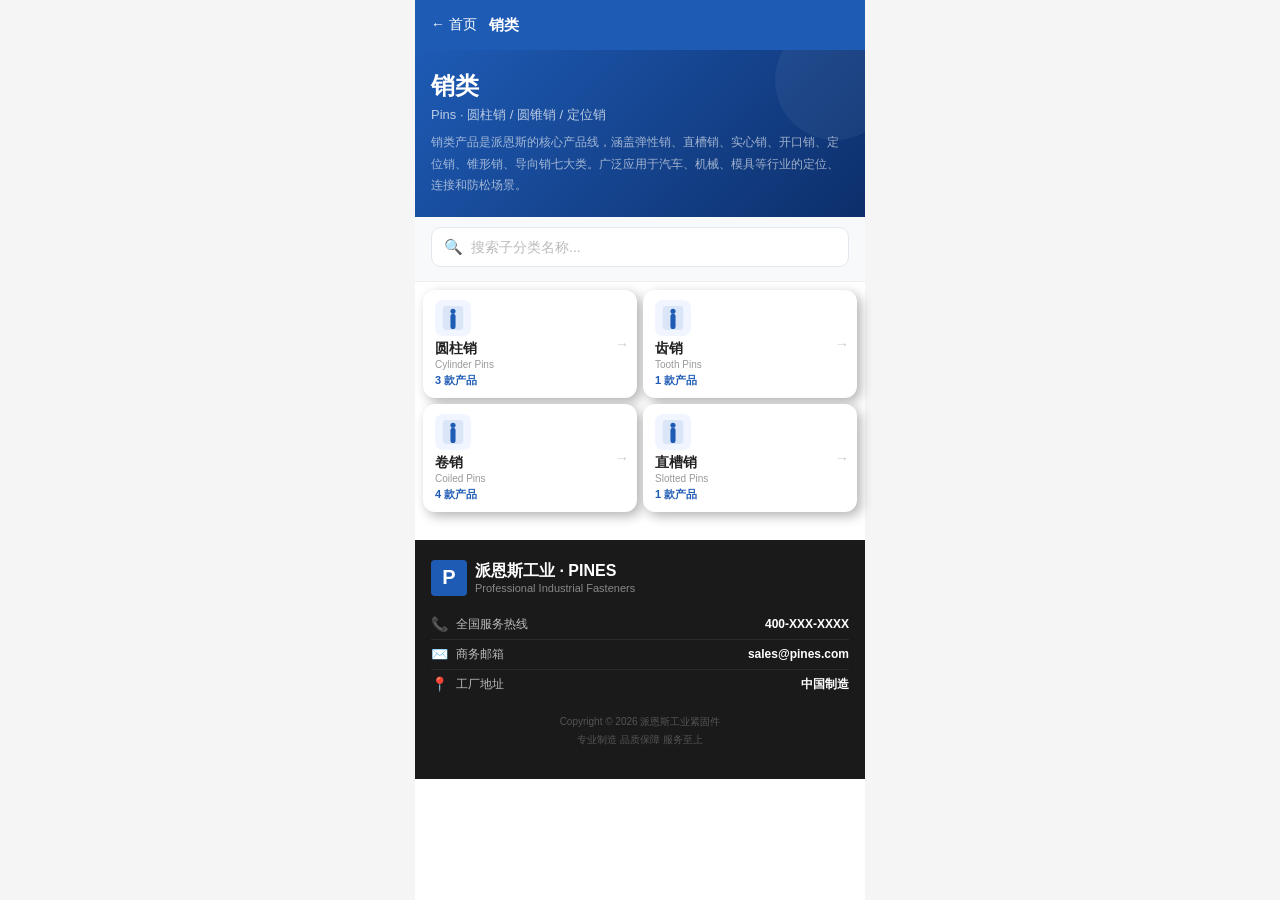
<file: category-pins.html>
﻿<!DOCTYPE html>
<html lang="zh-CN">
<head>
<meta charset="UTF-8">
<meta name="viewport" content="width=device-width, initial-scale=1.0, maximum-scale=1.0, user-scalable=no">
<title>销类 - 派恩斯工业紧固件</title>
<style>
* { margin:0; padding:0; box-sizing:border-box; }
html,body { width:100%; background:#f5f5f5; font-family:"Microsoft YaHei",Helvetica,Arial,sans-serif; }
#app { width:100%; max-width:450px; margin:0 auto; background:#fff; min-height:100vh; }
.nav-bar { position:sticky; top:0; z-index:1000; width:100%; height:50px; background:#1e5bb5; display:flex; align-items:center; padding:0 16px; gap:12px; }
.nav-back { color:#fff; font-size:14px; text-decoration:none; }
.nav-title { color:#fff; font-size:15px; font-weight:700; }
.cat-hero { background:linear-gradient(135deg,#1e5bb5 0%,#0d2f6b 100%); padding:20px 16px; position:relative; overflow:hidden; }
.cat-hero::after { content:""; position:absolute; top:-30px; right:-30px; width:120px; height:120px; background:rgba(255,255,255,0.05); border-radius:50%; }
.cat-hero-name { font-size:24px; font-weight:900; color:#fff; margin-bottom:4px; position:relative; z-index:1; }
.cat-hero-en { font-size:13px; color:rgba(255,255,255,0.7); margin-bottom:8px; position:relative; z-index:1; }
.cat-hero-desc { font-size:12px; color:rgba(255,255,255,0.6); line-height:1.8; position:relative; z-index:1; }
.search-bar { padding:10px 16px; background:#f8f9fb; border-bottom:1px solid #eee; position:sticky; top:50px; z-index:999; }
.search-input-wrap { display:flex; align-items:center; background:#fff; border:1.5px solid #e2e8f0; border-radius:10px; padding:0 12px; height:40px; }
.search-input-wrap:focus-within { border-color:#1e5bb5; }
.search-icon { font-size:15px; color:#999; margin-right:8px; }
.search-input { flex:1; border:none; outline:none; font-size:14px; color:#333; background:transparent; font-family:inherit; }
.search-input::placeholder { color:#bbb; }
.search-clear { font-size:13px; color:#ccc; cursor:pointer; padding:4px; display:none; }
.search-clear.show { display:block; }
.search-count { font-size:12px; color:#888; text-align:center; padding:4px 0 0; }
.no-result { text-align:center; padding:30px 16px; color:#999; font-size:14px; display:none; }
.no-result.show { display:block; }
.sub-cat-grid { padding:8px; display:grid; grid-template-columns:1fr 1fr; gap:6px; }
.sub-cat-card { background:#fff; border-radius:12px; box-shadow:4px 4px 12px rgba(0,0,0,.3); padding:10px 12px; cursor:pointer; transition:transform .2s,box-shadow .2s; position:relative; }
.sub-cat-card:hover { transform:translateY(-1px); box-shadow:6px 6px 18px rgba(0,0,0,.35); }
.sub-cat-card:active { transform:scale(.97); }
.sub-cat-icon-wrap { width:36px; height:36px; background:#f0f5ff; border-radius:8px; display:flex; align-items:center; justify-content:center; margin-bottom:4px; }
.sub-cat-icon-wrap svg { transform:scale(0.85); transform-origin:center; }
.sub-cat-name { font-size:14px; font-weight:700; color:#222; margin-bottom:1px; }
.sub-cat-en { font-size:10px; color:#999; margin-bottom:3px; }
.sub-cat-count { font-size:11px; color:#1e5bb5; font-weight:600; }
.sub-cat-arrow { position:absolute; right:8px; top:50%; transform:translateY(-50%); font-size:14px; color:#ccc; }
.footer { background:#1a1a1a; padding:20px 16px 30px; margin-top:20px; }
.footer-logo { display:flex; align-items:center; gap:8px; margin-bottom:14px; }
.footer-logo-icon { width:36px; height:36px; background:#1e5bb5; border-radius:4px; display:flex; align-items:center; justify-content:center; font-size:20px; font-weight:900; color:#fff; }
.footer-logo-text { color:#fff; font-size:16px; font-weight:700; }
.footer-logo-sub { color:#888; font-size:11px; }
.footer-contact { margin-bottom:14px; }
.footer-contact-item { display:flex; align-items:center; gap:8px; padding:6px 0; border-bottom:1px solid #2a2a2a; }
.footer-contact-item:last-child { border-bottom:none; }
.footer-contact-item .fc-icon { font-size:14px; flex-shrink:0; }
.footer-contact-item .fc-text { font-size:12px; color:#bbb; flex:1; }
.footer-contact-item .fc-value { font-size:12px; color:#fff; font-weight:600; }
.footer-copyright { font-size:10px; color:#555; text-align:center; margin-top:14px; line-height:1.8; }
</style>
</head>
<body>
<div id="app">
<nav class="nav-bar"><a class="nav-back" href="index.html">← 首页</a><span class="nav-title">销类</span></nav>
<div class="cat-hero"><div class="cat-hero-name">销类</div><div class="cat-hero-en">Pins · 圆柱销 / 圆锥销 / 定位销</div><div class="cat-hero-desc">销类产品是派恩斯的核心产品线，涵盖弹性销、直槽销、实心销、开口销、定位销、锥形销、导向销七大类。广泛应用于汽车、机械、模具等行业的定位、连接和防松场景。</div></div>
<div class="search-bar"><div class="search-input-wrap"><span class="search-icon">🔍</span><input type="text" class="search-input" id="searchInput" placeholder="搜索子分类名称..."><span class="search-clear" id="searchClear">✕</span></div><div class="search-count" id="searchCount"></div><div class="no-result" id="noResult">未找到匹配的分类</div></div>
<div class="sub-cat-grid" id="subCatGrid">
<div class="sub-cat-card" data-name="圆柱销 cylinder pins" onclick="location.href='category-pins-cylinder.html'"><div class="sub-cat-icon-wrap"><svg width="32" height="32" viewBox="0 0 32 32" fill="none"><rect x="4" y="2" width="24" height="28" rx="4" fill="#1e5bb5" opacity="0.10"/><circle cx="16" cy="8" r="3" fill="#1e5bb5"/><rect x="13" y="11" width="6" height="18" rx="3" fill="#1e5bb5"/></svg></div><div class="sub-cat-name">圆柱销</div><div class="sub-cat-en">Cylinder Pins</div><div class="sub-cat-count">3 款产品</div><div class="sub-cat-arrow">→</div></div><div class="sub-cat-card" data-name="齿销 tooth pins" onclick="location.href='category-pins-tooth.html'"><div class="sub-cat-icon-wrap"><svg width="32" height="32" viewBox="0 0 32 32" fill="none"><rect x="4" y="2" width="24" height="28" rx="4" fill="#1e5bb5" opacity="0.10"/><circle cx="16" cy="8" r="3" fill="#1e5bb5"/><rect x="13" y="11" width="6" height="18" rx="3" fill="#1e5bb5"/></svg></div><div class="sub-cat-name">齿销</div><div class="sub-cat-en">Tooth Pins</div><div class="sub-cat-count">1 款产品</div><div class="sub-cat-arrow">→</div></div><div class="sub-cat-card" data-name="卷销 coiled pins" onclick="location.href='category-pins-coiled.html'"><div class="sub-cat-icon-wrap"><svg width="32" height="32" viewBox="0 0 32 32" fill="none"><rect x="4" y="2" width="24" height="28" rx="4" fill="#1e5bb5" opacity="0.10"/><circle cx="16" cy="8" r="3" fill="#1e5bb5"/><rect x="13" y="11" width="6" height="18" rx="3" fill="#1e5bb5"/></svg></div><div class="sub-cat-name">卷销</div><div class="sub-cat-en">Coiled Pins</div><div class="sub-cat-count">4 款产品</div><div class="sub-cat-arrow">→</div></div><div class="sub-cat-card" data-name="直槽销 slotted pins" onclick="location.href='category-pins-slotted.html'"><div class="sub-cat-icon-wrap"><svg width="32" height="32" viewBox="0 0 32 32" fill="none"><rect x="4" y="2" width="24" height="28" rx="4" fill="#1e5bb5" opacity="0.10"/><circle cx="16" cy="8" r="3" fill="#1e5bb5"/><rect x="13" y="11" width="6" height="18" rx="3" fill="#1e5bb5"/></svg></div><div class="sub-cat-name">直槽销</div><div class="sub-cat-en">Slotted Pins</div><div class="sub-cat-count">1 款产品</div><div class="sub-cat-arrow">→</div></div>
</div>
<div class="footer"><div class="footer-logo"><div class="footer-logo-icon">P</div><div><div class="footer-logo-text">派恩斯工业 · PINES</div><div class="footer-logo-sub">Professional Industrial Fasteners</div></div></div><div class="footer-contact"><div class="footer-contact-item"><span class="fc-icon">📞</span><span class="fc-text">全国服务热线</span><span class="fc-value">400-XXX-XXXX</span></div><div class="footer-contact-item"><span class="fc-icon">✉️</span><span class="fc-text">商务邮箱</span><span class="fc-value">sales@pines.com</span></div><div class="footer-contact-item"><span class="fc-icon">📍</span><span class="fc-text">工厂地址</span><span class="fc-value">中国制造</span></div></div><div class="footer-copyright">Copyright © 2026 派恩斯工业紧固件<br>专业制造 品质保障 服务至上</div></div>
</div><!-- #app -->
<script>
(function() {
  var searchInput = document.getElementById('searchInput');
  var searchClear = document.getElementById('searchClear');
  var searchCount = document.getElementById('searchCount');
  var noResult = document.getElementById('noResult');
  if (!searchInput) return;
  searchInput.addEventListener('input', function() {
    var q = this.value.trim().toLowerCase();
    if (searchClear) searchClear.classList.toggle('show', q.length > 0);
    var cards = document.querySelectorAll('.sub-cat-card');
    var visible = 0;
    cards.forEach(function(card) {
      var name = (card.getAttribute('data-name') || '').toLowerCase();
      var match = !q || name.indexOf(q) !== -1;
      card.style.display = match ? '' : 'none';
      if (match) visible++;
    });
    if (searchCount) searchCount.textContent = q ? '找到 ' + visible + ' 个分类' : '';
    if (noResult) noResult.classList.toggle('show', q && visible === 0);
  });
  if (searchClear) {
    searchClear.addEventListener('click', function() {
      searchInput.value = '';
      searchInput.dispatchEvent(new Event('input'));
      searchInput.focus();
    });
  }
})();
</script>
</body>
</html>
</file>
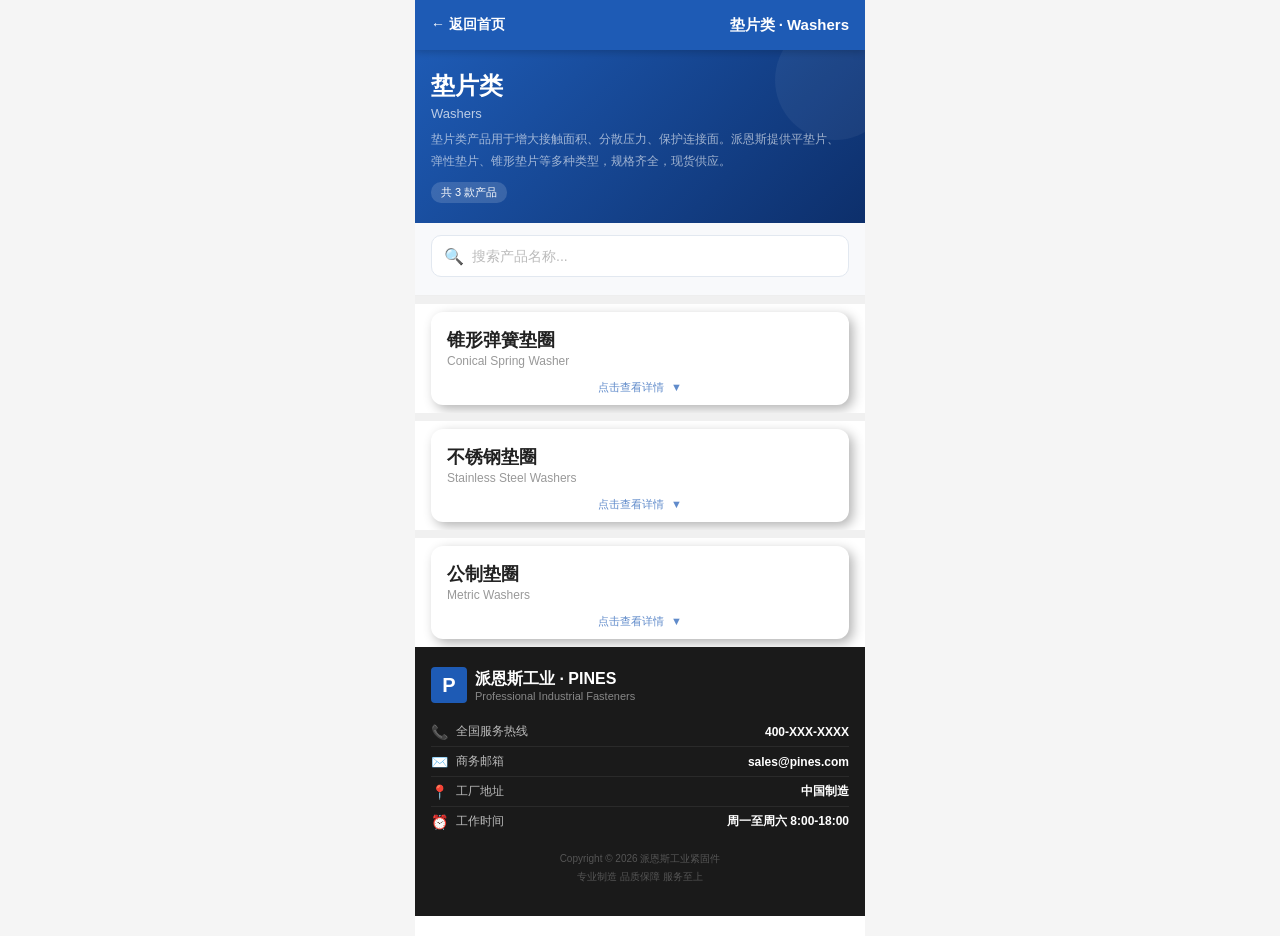
<file: category-washers.html>
﻿<!DOCTYPE html>
<html lang="zh-CN">
<head>
<meta charset="UTF-8">
<meta name="viewport" content="width=device-width, initial-scale=1.0, maximum-scale=1.0, user-scalable=no">
<title>垫片类 - 派恩斯工业紧固件</title>
<style>
    * { margin: 0; padding: 0; box-sizing: border-box; }

    html, body {
      width: 100%;
      background: #f5f5f5;
      font-family: 'Microsoft YaHei', Helvetica, Arial, sans-serif;
      -webkit-font-smoothing: antialiased;
    }

    #app {
      width: 100%;
      max-width: 450px;
      margin: 0 auto;
      background: #fff;
      min-height: 100vh;
      position: relative;
      overflow: hidden;
    }

    /* 导航栏 */
    .nav-bar {
      position: sticky; top: 0; z-index: 1000;
      width: 100%; height: 50px;
      background: #1e5bb5;
      display: flex; align-items: center; justify-content: space-between;
      padding: 0 16px;
      box-shadow: 0 2px 8px rgba(0,0,0,0.2);
    }
    .nav-back {
      color: #fff; font-size: 14px; font-weight: 600; cursor: pointer;
      text-decoration: none; display: flex; align-items: center; gap: 4px;
    }
    .nav-back:active { opacity: 0.7; }
    .nav-logo { display: flex; align-items: center; gap: 8px; }
    .nav-logo-icon {
      width: 32px; height: 32px; background: #fff;
      border-radius: 4px;
      display: flex; align-items: center; justify-content: center;
      font-size: 18px; font-weight: 900; color: #1e5bb5; letter-spacing: -1px;
    }
    .nav-logo-text { color: #fff; font-size: 16px; font-weight: 700; letter-spacing: 1px; }
    .nav-menu-btn { color: #fff; font-size: 22px; cursor: pointer; line-height: 1; }
    .nav-title { color: #fff; font-size: 15px; font-weight: 700; }

    /* 品类Hero */
    .cat-hero {
      background: linear-gradient(135deg, #1e5bb5 0%, #0d2f6b 100%);
      padding: 20px 16px;
      position: relative; overflow: hidden;
    }
    .cat-hero::after {
      content: '';
      position: absolute; top: -30px; right: -30px;
      width: 120px; height: 120px;
      background: rgba(255,255,255,0.05); border-radius: 50%;
    }
    .cat-hero-name { font-size: 24px; font-weight: 900; color: #fff; margin-bottom: 4px; position: relative; z-index: 1; }
    .cat-hero-en { font-size: 13px; color: rgba(255,255,255,0.7); margin-bottom: 8px; position: relative; z-index: 1; }
    .cat-hero-desc { font-size: 12px; color: rgba(255,255,255,0.6); line-height: 1.8; position: relative; z-index: 1; }
    .cat-hero-count {
      display: inline-block; background: rgba(255,255,255,0.15);
      color: #fff; font-size: 11px; padding: 3px 10px; border-radius: 10px;
      margin-top: 10px; position: relative; z-index: 1;
    }

    /* 搜索框 */
    .search-bar {
      padding: 12px 16px;
      background: #f8f9fb;
      border-bottom: 1px solid #eee;
      position: sticky; top: 50px; z-index: 999;
    }
    .search-input-wrap {
      display: flex; align-items: center;
      background: #fff; border: 1.5px solid #e2e8f0;
      border-radius: 10px; padding: 0 12px;
      height: 42px;
    }
    .search-input-wrap:focus-within { border-color: #1e5bb5; }
    .search-icon { font-size: 16px; color: #999; margin-right: 8px; }
    .search-input {
      flex: 1; border: none; outline: none;
      font-size: 14px; color: #333;
      background: transparent;
    }
    .search-input::placeholder { color: #bbb; }
    .search-clear {
      font-size: 14px; color: #ccc; cursor: pointer;
      padding: 4px; display: none;
    }
    .search-clear.show { display: block; }
    .search-count {
      font-size: 12px; color: #888; text-align: center;
      padding: 6px 0 0;
    }
    .no-result {
      text-align: center; padding: 40px 16px; color: #999;
      font-size: 14px; display: none;
    }
    .no-result.show { display: block; }

    /* 产品卡片 */
    .product-card {
      background: #fff; margin: 8px 16px; border-radius: 12px;
      box-shadow: 4px 4px 12px rgba(0,0,0,.3);
      overflow: hidden; cursor: pointer;
      transition: transform .2s, box-shadow .2s;
    }
    .product-card:hover { transform:translateY(-1px); box-shadow: 6px 6px 18px rgba(0,0,0,.35); }
    .product-card:active { transform:scale(.97); }
    .product-card-header { padding: 16px 16px 0; }
    .product-name { font-size: 18px; font-weight: 700; color: #222; margin-bottom: 2px; }
    .product-name-en { font-size: 12px; color: #999; margin-bottom: 12px; }

    /* 折叠内容 */
    .product-card-body {
      max-height: 0; overflow: hidden;
      transition: max-height .35s ease-out, opacity .25s;
      opacity: 0;
    }
    .product-card.expanded .product-card-body {
      max-height: 1200px; opacity: 1;
      transition: max-height .4s ease-in, opacity .25s .05s;
    }
    .expand-hint {
      text-align: center; font-size: 11px; color: #1e5bb5;
      padding: 0 16px 10px; font-weight: 500;
      opacity: .7;
    }
    .product-card.expanded .expand-hint { display: none; }
    .expand-arrow {
      display: inline-block; margin-left: 4px;
      transition: transform .3s;
    }
    .product-card.expanded .expand-arrow {
      transform: rotate(180deg);
    }

    /* 产品图 */
    .product-img {
      margin: 0 16px 12px;
      width: calc(100% - 32px);
      aspect-ratio: 4/3;
      object-fit: cover;
      border-radius: 8px;
      display: block;
      background: #f5f5f5;
    }
    .photo-placeholder {
      margin: 0 16px 12px; height: 0; padding-bottom: 60%;
      background: #f5f5f5; border: 2px dashed #ddd; border-radius: 8px;
      position: relative; overflow: hidden;
      display: flex; align-items: center; justify-content: center;
    }
    .photo-placeholder-inner {
      position: absolute; top: 0; left: 0; right: 0; bottom: 0;
      display: flex; flex-direction: column;
      align-items: center; justify-content: center; gap: 8px;
    }
    .photo-placeholder .ph-icon { opacity: 0.3; }
    .photo-placeholder .ph-text { font-size: 13px; color: #aaa; font-weight: 500; }
    .photo-placeholder .ph-hint { font-size: 10px; color: #ccc; }

    /* 信息卡片行 */
    .info-cards { display: flex; gap: 8px; padding: 0 16px; margin-bottom: 12px; }
    .info-card {
      flex: 1; background: #f8f9fb; border-radius: 8px;
      padding: 10px 8px; text-align: center;
    }
    .info-card .ic-label { font-size: 10px; color: #999; margin-bottom: 4px; }
    .info-card .ic-value { font-size: 12px; color: #333; font-weight: 600; line-height: 1.4; }

    /* 规格表 */
    .spec-section { padding: 0 16px 16px; }
    .spec-title { font-size: 13px; font-weight: 700; color: #1e5bb5; margin-bottom: 8px; display: flex; align-items: center; gap: 6px; }
    .spec-title::before { content: ''; display: block; width: 3px; height: 14px; background: #1e5bb5; border-radius: 2px; }
    .spec-table { width: 100%; border-collapse: collapse; margin-bottom: 12px; }
    .spec-table td { padding: 7px 0; border-bottom: 1px solid #f0f0f0; font-size: 13px; }
    .spec-table td:first-child { color: #888; width: 80px; white-space: nowrap; }
    .spec-table td:last-child { color: #333; font-weight: 500; }

    /* 描述 */
    .product-desc {
      margin: 0 16px 14px; padding: 12px; background: #f8f9fb;
      border-radius: 8px; font-size: 13px; color: #666; line-height: 1.8;
    }

    /* 询价按钮 */
    .inquiry-btn {
      display: block; width: calc(100% - 32px); margin: 0 16px 16px;
      height: 44px; border: none; border-radius: 22px;
      background: linear-gradient(135deg, #1e5bb5, #0d2f6b);
      color: #fff; font-size: 14px; font-weight: 700; cursor: pointer;
    }
    .inquiry-btn:active { opacity: 0.85; }

    /* 产品分隔 */
    .product-divider { height: 8px; background: #f0f0f0; }

    /* 定制流程 */
    .custom-flow {
      margin: 0 16px 16px;
      display: flex; gap: 8px;
    }
    .flow-step {
      flex: 1; text-align: center;
    }
    .flow-num {
      width: 28px; height: 28px; border-radius: 50%;
      background: #1e5bb5; color: #fff;
      font-size: 12px; font-weight: 700;
      display: flex; align-items: center; justify-content: center;
      margin: 0 auto 6px;
    }
    .flow-label { font-size: 11px; color: #555; font-weight: 600; }
    .flow-arrow {
      display: flex; align-items: center; color: #ccc; font-size: 16px;
    }

    /* Footer */
    .footer { background: #1a1a1a; padding: 20px 16px 30px; margin-top: 8px; }
    .footer-logo { display: flex; align-items: center; gap: 8px; margin-bottom: 14px; }
    .footer-logo-icon {
      width: 36px; height: 36px; background: #1e5bb5; border-radius: 4px;
      display: flex; align-items: center; justify-content: center;
      font-size: 20px; font-weight: 900; color: #fff;
    }
    .footer-logo-text { color: #fff; font-size: 16px; font-weight: 700; }
    .footer-logo-sub { color: #888; font-size: 11px; }
    .footer-contact { margin-bottom: 14px; }
    .footer-contact-item { display: flex; align-items: center; gap: 8px; padding: 6px 0; border-bottom: 1px solid #2a2a2a; }
    .footer-contact-item:last-child { border-bottom: none; }
    .footer-contact-item .fc-icon { font-size: 14px; flex-shrink: 0; }
    .footer-contact-item .fc-text { font-size: 12px; color: #bbb; flex: 1; }
    .footer-contact-item .fc-value { font-size: 12px; color: #fff; font-weight: 600; }
    .footer-copyright { font-size: 10px; color: #555; text-align: center; margin-top: 14px; line-height: 1.8; }

    /* 弹窗 */
    .modal-overlay { position:fixed;top:0;left:0;right:0;bottom:0;background:rgba(0,0,0,0.6);z-index:2000;display:flex;align-items:flex-end;justify-content:center;opacity:0;visibility:hidden;transition:opacity .25s,visibility .25s; }
    .modal-overlay.active { opacity:1;visibility:visible; }
    .modal-sheet { width:100%;max-width:450px;max-height:85vh;background:#fff;border-radius:16px 16px 0 0;overflow-y:auto;transform:translateY(100%);transition:transform .3s cubic-bezier(.32,.72,0,1); }
    .modal-overlay.active .modal-sheet { transform:translateY(0); }
    .modal-handle { width:36px;height:4px;background:#ddd;border-radius:2px;margin:12px auto 8px; }
    .modal-header { display:flex;align-items:center;justify-content:space-between;padding:8px 16px 12px;border-bottom:1px solid #f0f0f0;position:sticky;top:0;background:#fff;z-index:1; }
    .modal-header h3 { font-size:16px;font-weight:700;color:#1e5bb5; }
    .modal-close { width:32px;height:32px;border:none;background:#f5f5f5;border-radius:50%;font-size:18px;color:#666;cursor:pointer;display:flex;align-items:center;justify-content:center; }
    .modal-body { padding:16px; }
    .form-group { margin-bottom:14px; }
    .form-label { display:block;font-size:13px;color:#555;font-weight:600;margin-bottom:6px; }
    .form-label .required { color:#e53e3e;margin-left:2px; }
    .form-input,.form-textarea { width:100%;padding:10px 12px;border:1.5px solid #e2e8f0;border-radius:8px;font-size:14px;color:#333;outline:none;transition:border-color .2s;font-family:inherit; }
    .form-input:focus,.form-textarea:focus { border-color:#1e5bb5; }
    .form-textarea { min-height:80px;resize:vertical; }
    .form-submit { width:100%;height:46px;border:none;border-radius:23px;background:linear-gradient(135deg,#1e5bb5,#0d2f6b);color:#fff;font-size:15px;font-weight:700;cursor:pointer; }
    .form-success { text-align:center;padding:30px 16px;display:none; }
    .form-success.show { display:block; }
    .form-success .success-icon { font-size:48px;margin-bottom:12px; }
    .form-success .success-text { font-size:15px;color:#333;font-weight:600;margin-bottom:6px; }
    .form-success .success-sub { font-size:12px;color:#888; }

    .bottom-placeholder { height: 20px; }
  </style></head>
<body>
<div id="app">
<nav class="nav-bar"><a class="nav-back" href="index.html">← 返回首页</a><span class="nav-title">垫片类 · Washers</span></nav>
<div class="cat-hero"><div class="cat-hero-name">垫片类</div><div class="cat-hero-en">Washers</div><div class="cat-hero-desc">垫片类产品用于增大接触面积、分散压力、保护连接面。派恩斯提供平垫片、弹性垫片、锥形垫片等多种类型，规格齐全，现货供应。</div><span class="cat-hero-count">共 3 款产品</span></div>
<div class="search-bar"><div class="search-input-wrap"><span class="search-icon">🔍</span><input type="text" class="search-input" id="searchInput" placeholder="搜索产品名称..."><span class="search-clear" id="searchClear">✕</span></div><div class="search-count" id="searchCount"></div><div class="no-result" id="noResult">未找到匹配的产品</div></div>
<div class="product-divider"></div><div class="product-card" data-name="锥形弹簧垫圈 conical spring washer" onclick="toggleCard(this)"><div class="product-card-header"><div class="product-name">锥形弹簧垫圈</div><div class="product-name-en">Conical Spring Washer</div></div><div class="expand-hint">点击查看详情 <span class="expand-arrow">▼</span></div><div class="product-card-body" onclick="event.stopPropagation()"><img class="product-img" src="images/washers-1.jpg" alt="锥形弹簧垫圈"><div class="info-cards"><div class="info-card"><div class="ic-label">类型</div><div class="ic-value">锥形碟簧</div></div><div class="info-card"><div class="ic-label">功能</div><div class="ic-value">防松 抗震</div></div><div class="info-card"><div class="ic-label">应用</div><div class="ic-value">汽车/重载机械</div></div></div><div class="spec-section"><div class="spec-title">技术参数</div><table class="spec-table"><tr><td>类型</td><td>锥形弹簧垫圈（Belleville）</td></tr><tr><td>材质</td><td>65Mn弹簧钢 / 不锈钢</td></tr><tr><td>表面</td><td>发黑 / 氧化</td></tr><tr><td>功能</td><td>预紧保持 抗振动松脱</td></tr></table></div><div class="product-desc">锥形弹簧垫圈（碟簧垫圈）呈碟形结构，可提供持续预紧力补偿螺栓松弛，有效抵抗振动松动。常用于汽车底盘、重型机械等高震动工况。</div><button class="inquiry-btn" onclick="openInquiry('锥形弹簧垫圈')">📋 对该产品询价</button></div></div><div class="product-divider"></div><div class="product-card" data-name="不锈钢垫圈 stainless steel washers" onclick="toggleCard(this)"><div class="product-card-header"><div class="product-name">不锈钢垫圈</div><div class="product-name-en">Stainless Steel Washers</div></div><div class="expand-hint">点击查看详情 <span class="expand-arrow">▼</span></div><div class="product-card-body" onclick="event.stopPropagation()"><img class="product-img" src="images/washers-2.jpg" alt="不锈钢垫圈"><div class="info-cards"><div class="info-card"><div class="ic-label">标准</div><div class="ic-value">DIN 125 / ISO 7089</div></div><div class="info-card"><div class="ic-label">材质</div><div class="ic-value">不锈钢304/316</div></div><div class="info-card"><div class="ic-label">特点</div><div class="ic-value">耐腐蚀 增大面积</div></div></div><div class="spec-section"><div class="spec-title">技术参数</div><table class="spec-table"><tr><td>执行标准</td><td>DIN 125 / ISO 7089 / GB/T 97</td></tr><tr><td>材质</td><td>不锈钢304 / 316 / A4/A5</td></tr><tr><td>规格</td><td>M3 ~ M36</td></tr><tr><td>表面</td><td>本色 / 抛光</td></tr></table></div><div class="product-desc">不锈钢平垫圈采用优质不锈钢冲压成型，耐腐蚀、抗氧化。用于增大接触面积、保护被连接件表面，适用于户外、海洋及化工腐蚀环境。</div><button class="inquiry-btn" onclick="openInquiry('不锈钢垫圈')">📋 对该产品询价</button></div></div><div class="product-divider"></div><div class="product-card" data-name="公制垫圈 metric washers" onclick="toggleCard(this)"><div class="product-card-header"><div class="product-name">公制垫圈</div><div class="product-name-en">Metric Washers</div></div><div class="expand-hint">点击查看详情 <span class="expand-arrow">▼</span></div><div class="product-card-body" onclick="event.stopPropagation()"><img class="product-img" src="images/washers-3.jpg" alt="公制垫圈"><div class="info-cards"><div class="info-card"><div class="ic-label">标准</div><div class="ic-value">ISO 7089 公制</div></div><div class="info-card"><div class="ic-label">范围</div><div class="ic-value">M1.6~M100</div></div><div class="info-card"><div class="ic-label">功能</div><div class="ic-value">均布载荷 保护表面</div></div></div><div class="spec-section"><div class="spec-title">技术参数</div><table class="spec-table"><tr><td>执行标准</td><td>ISO 7089 / DIN 125A</td></tr><tr><td>规格范围</td><td>M1.6 ~ M100</td></tr><tr><td>材质</td><td>碳钢 / 黄铜 / 不锈钢</td></tr><tr><td>表面</td><td>镀锌 / 发黑 / 钝化</td></tr></table></div><div class="product-desc">公制平垫圈按国际公制标准制造，配合螺栓螺母使用，分散载荷压力、防止表面损伤。是最通用的紧固件辅助件，支持多种材质选择。</div><button class="inquiry-btn" onclick="openInquiry('公制垫圈')">📋 对该产品询价</button></div></div><div class="footer"><div class="footer-logo"><div class="footer-logo-icon">P</div><div><div class="footer-logo-text">派恩斯工业 · PINES</div><div class="footer-logo-sub">Professional Industrial Fasteners</div></div></div><div class="footer-contact"><div class="footer-contact-item"><span class="fc-icon">📞</span><span class="fc-text">全国服务热线</span><span class="fc-value">400-XXX-XXXX</span></div><div class="footer-contact-item"><span class="fc-icon">✉️</span><span class="fc-text">商务邮箱</span><span class="fc-value">sales@pines.com</span></div><div class="footer-contact-item"><span class="fc-icon">📍</span><span class="fc-text">工厂地址</span><span class="fc-value">中国制造</span></div><div class="footer-contact-item"><span class="fc-icon">⏰</span><span class="fc-text">工作时间</span><span class="fc-value">周一至周六 8:00-18:00</span></div></div><div class="footer-copyright">Copyright © 2026 派恩斯工业紧固件<br>专业制造 品质保障 服务至上</div></div><div class="bottom-placeholder"></div>
</div><!-- #app -->
<div class="modal-overlay" id="modalOverlay">
  <div class="modal-sheet" id="modalSheet">
    <div class="modal-handle"></div>
    <div class="modal-header">
      <h3 id="modalTitle">在线询价</h3>
      <button class="modal-close" id="modalClose">✕</button>
    </div>
    <div class="modal-body" id="modalBody"></div>
  </div>
</div><script>
var modalOverlay = document.getElementById('modalOverlay');
var modalBody = document.getElementById('modalBody');
var modalTitle = document.getElementById('modalTitle');
var modalClose = document.getElementById('modalClose');

function openInquiry(productName) {
  modalTitle.textContent = '在线询价 - ' + productName;
  modalBody.innerHTML =
    '<div class="form-group"><label class="form-label">询价产品</label><input class="form-input" id="inqProduct" value="' + productName + '" readonly></div>' +
    '<div class="form-group"><label class="form-label">公司名称 <span class="required">*</span></label><input class="form-input" id="inqCompany" placeholder="请输入公司名称"></div>' +
    '<div class="form-group"><label class="form-label">需求数量</label><input class="form-input" id="inqQty" placeholder="例：10000件/月"></div>' +
    '<div class="form-group"><label class="form-label">需求描述 <span class="required">*</span></label><textarea class="form-textarea" id="inqDesc" placeholder="请描述规格、材质、用途等需求"></textarea></div>' +
    '<div class="form-group"><label class="form-label">联系人 <span class="required">*</span></label><input class="form-input" id="inqContact" placeholder="姓名"></div>' +
    '<div class="form-group"><label class="form-label">联系电话 <span class="required">*</span></label><input class="form-input" id="inqPhone" placeholder="手机号或座机" type="tel"></div>' +
    '<button class="form-submit" onclick="submitInquiry()">提交询价</button>' +
    '<div class="form-success" id="formSuccess"><div class="success-icon">✅</div><div class="success-text">询价已提交！</div><div class="success-sub">我们将在1个工作日内与您联系</div></div>';
  modalOverlay.classList.add('active');
  document.body.style.overflow = 'hidden';
}

function openInquiryForm() {
  modalTitle.textContent = '在线询价';
  modalBody.innerHTML =
    '<div class="form-group"><label class="form-label">感兴趣的产品</label><input class="form-input" id="inqProduct" placeholder="如：弹性销、螺母..."></div>' +
    '<div class="form-group"><label class="form-label">公司名称 <span class="required">*</span></label><input class="form-input" id="inqCompany" placeholder="请输入公司名称"></div>' +
    '<div class="form-group"><label class="form-label">需求数量</label><input class="form-input" id="inqQty" placeholder="例：10000件/月"></div>' +
    '<div class="form-group"><label class="form-label">需求描述 <span class="required">*</span></label><textarea class="form-textarea" id="inqDesc" placeholder="请描述规格、材质、用途等需求"></textarea></div>' +
    '<div class="form-group"><label class="form-label">联系人 <span class="required">*</span></label><input class="form-input" id="inqContact" placeholder="姓名"></div>' +
    '<div class="form-group"><label class="form-label">联系电话 <span class="required">*</span></label><input class="form-input" id="inqPhone" placeholder="手机号或座机" type="tel"></div>' +
    '<button class="form-submit" onclick="submitInquiry()">提交询价</button>' +
    '<div class="form-success" id="formSuccess"><div class="success-icon">✅</div><div class="success-text">询价已提交！</div><div class="success-sub">我们将在1个工作日内与您联系</div></div>';
  modalOverlay.classList.add('active');
  document.body.style.overflow = 'hidden';
}

function submitInquiry() {
  var company = document.getElementById('inqCompany').value.trim();
  var qty = document.getElementById('inqQty') ? document.getElementById('inqQty').value.trim() : '';
  var desc = document.getElementById('inqDesc').value.trim();
  var contact = document.getElementById('inqContact').value.trim();
  var phone = document.getElementById('inqPhone').value.trim();
  var product = document.getElementById('inqProduct') ? document.getElementById('inqProduct').value.trim() : '';
  if (!company) { alert('请填写公司名称'); return; }
  if (!desc) { alert('请填写需求描述'); return; }
  if (!contact) { alert('请填写联系人'); return; }
  if (!phone) { alert('请填写联系电话'); return; }

  // 保存到 localStorage
  var inquiries = JSON.parse(localStorage.getItem('pines_inquiries') || '[]');
  inquiries.unshift({
    id: Date.now(),
    product: product,
    company: company,
    qty: qty,
    desc: desc,
    contact: contact,
    phone: phone,
    time: new Date().toLocaleString('zh-CN')
  });
  localStorage.setItem('pines_inquiries', JSON.stringify(inquiries));

  document.getElementById('formSuccess').classList.add('show');
  var btns = modalBody.querySelectorAll('.form-submit');
  if (btns.length) btns[btns.length-1].style.display = 'none';
  var groups = modalBody.querySelectorAll('.form-group');
  groups.forEach(function(g) { g.style.display = 'none'; });
}

function closeModal() {
  modalOverlay.classList.remove('active');
  document.body.style.overflow = '';
  var fs = document.getElementById('formSuccess');
  if (fs) fs.classList.remove('show');
}

modalClose.addEventListener('click', closeModal);
modalOverlay.addEventListener('click', function(e) {
  if (e.target === modalOverlay) closeModal();
});

// ===== 产品卡片折叠 =====
function toggleCard(card) {
  var wasExpanded = card.classList.contains('expanded');
  // 收起所有其他卡片
  document.querySelectorAll('.product-card.expanded').forEach(function(c) {
    if (c !== card) c.classList.remove('expanded');
  });
  // 切换当前卡片
  card.classList.toggle('expanded', !wasExpanded);
}

// ===== 搜索功能 =====
function setupSearch() {
  var searchInput = document.getElementById('searchInput');
  var searchClear = document.getElementById('searchClear');
  var searchCount = document.getElementById('searchCount');
  var noResult = document.getElementById('noResult');
  if (!searchInput) return;

  searchInput.addEventListener('input', function() {
    var q = this.value.trim().toLowerCase();
    if (searchClear) searchClear.classList.toggle('show', q.length > 0);

    var cards = document.querySelectorAll('.product-card');
    var visible = 0;
    cards.forEach(function(card) {
      var name = (card.getAttribute('data-name') || '').toLowerCase();
      var match = name.indexOf(q) !== -1;
      card.style.display = match ? '' : 'none';
      // 隐藏对应的分隔线
      var prev = card.previousElementSibling;
      if (prev && prev.classList.contains('product-divider')) {
        prev.style.display = match ? '' : 'none';
      }
      if (match) visible++;
    });

    if (searchCount) searchCount.textContent = q ? '找到 ' + visible + ' 款产品' : '';
    if (noResult) noResult.classList.toggle('show', q && visible === 0);
  });

  if (searchClear) {
    searchClear.addEventListener('click', function() {
      searchInput.value = '';
      searchInput.dispatchEvent(new Event('input'));
      searchInput.focus();
    });
  }
}

document.addEventListener('DOMContentLoaded', setupSearch);
</script></body>
</html>
</file>
